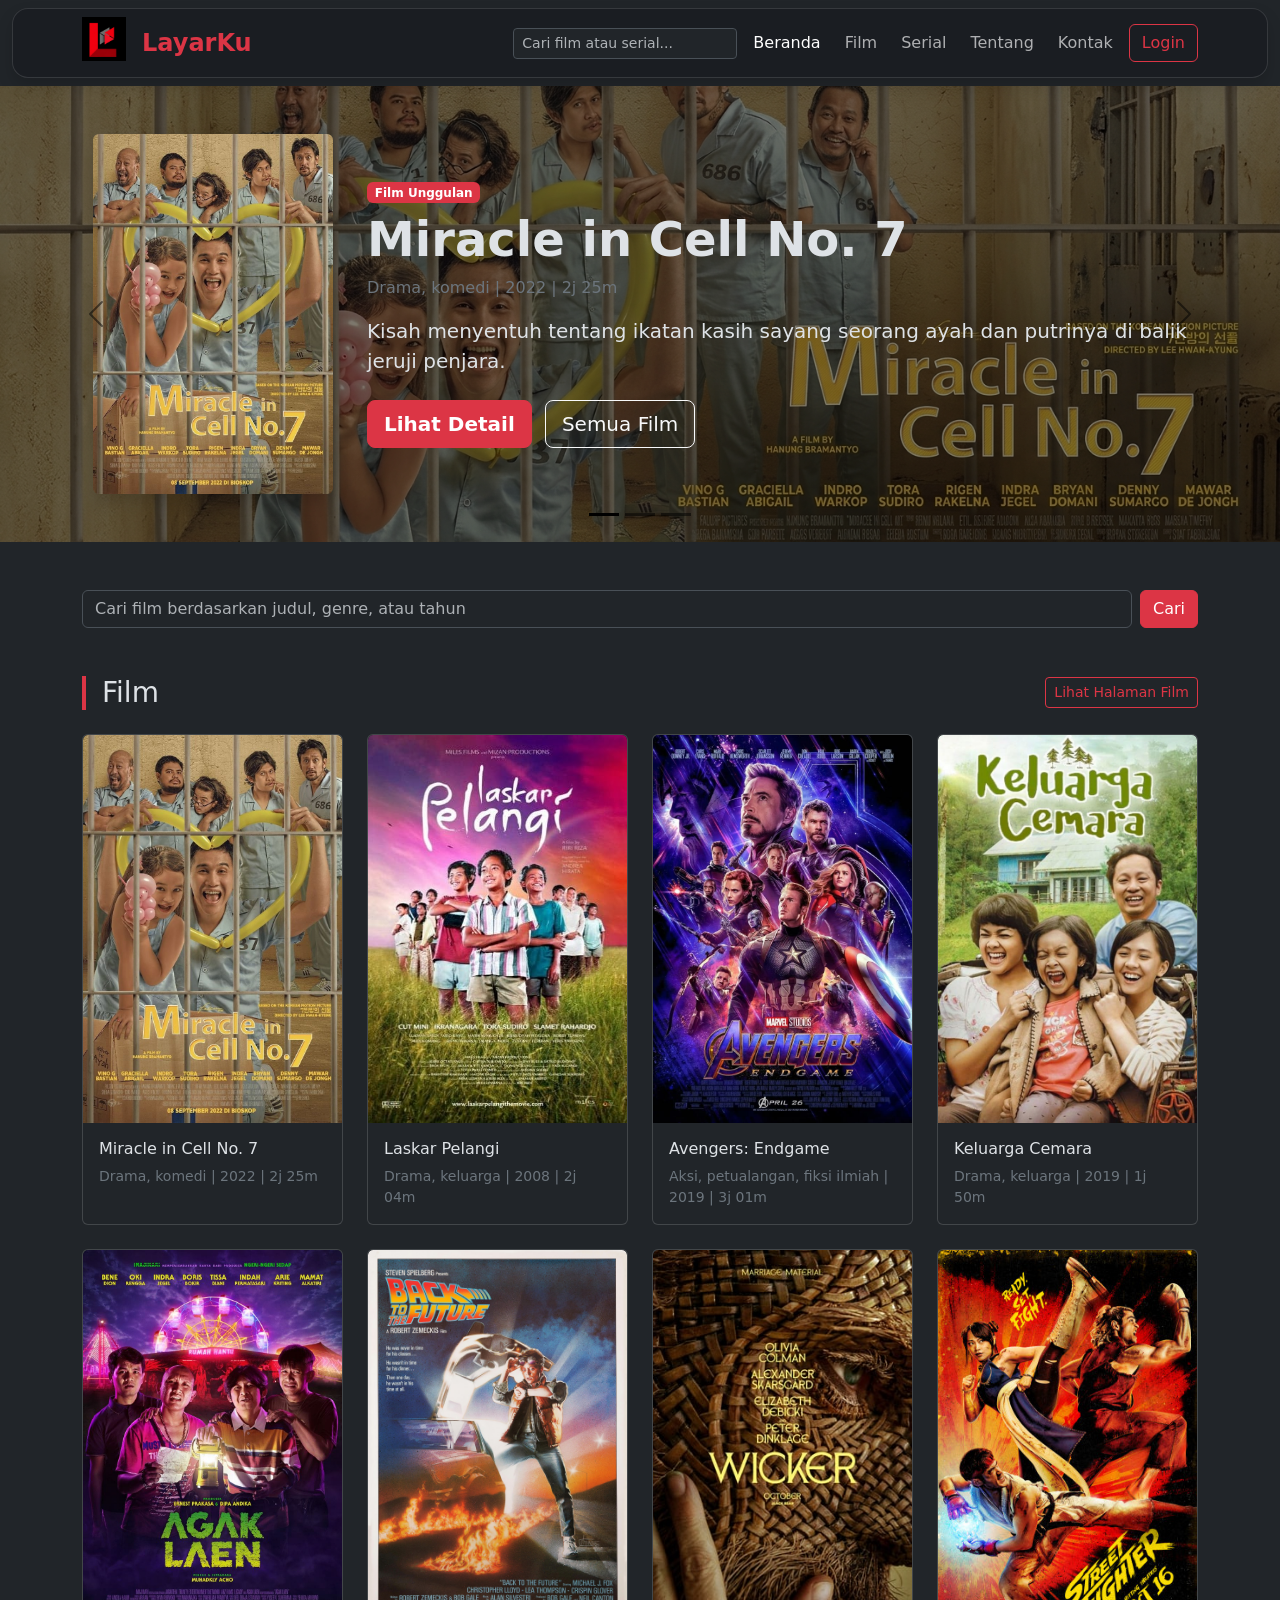
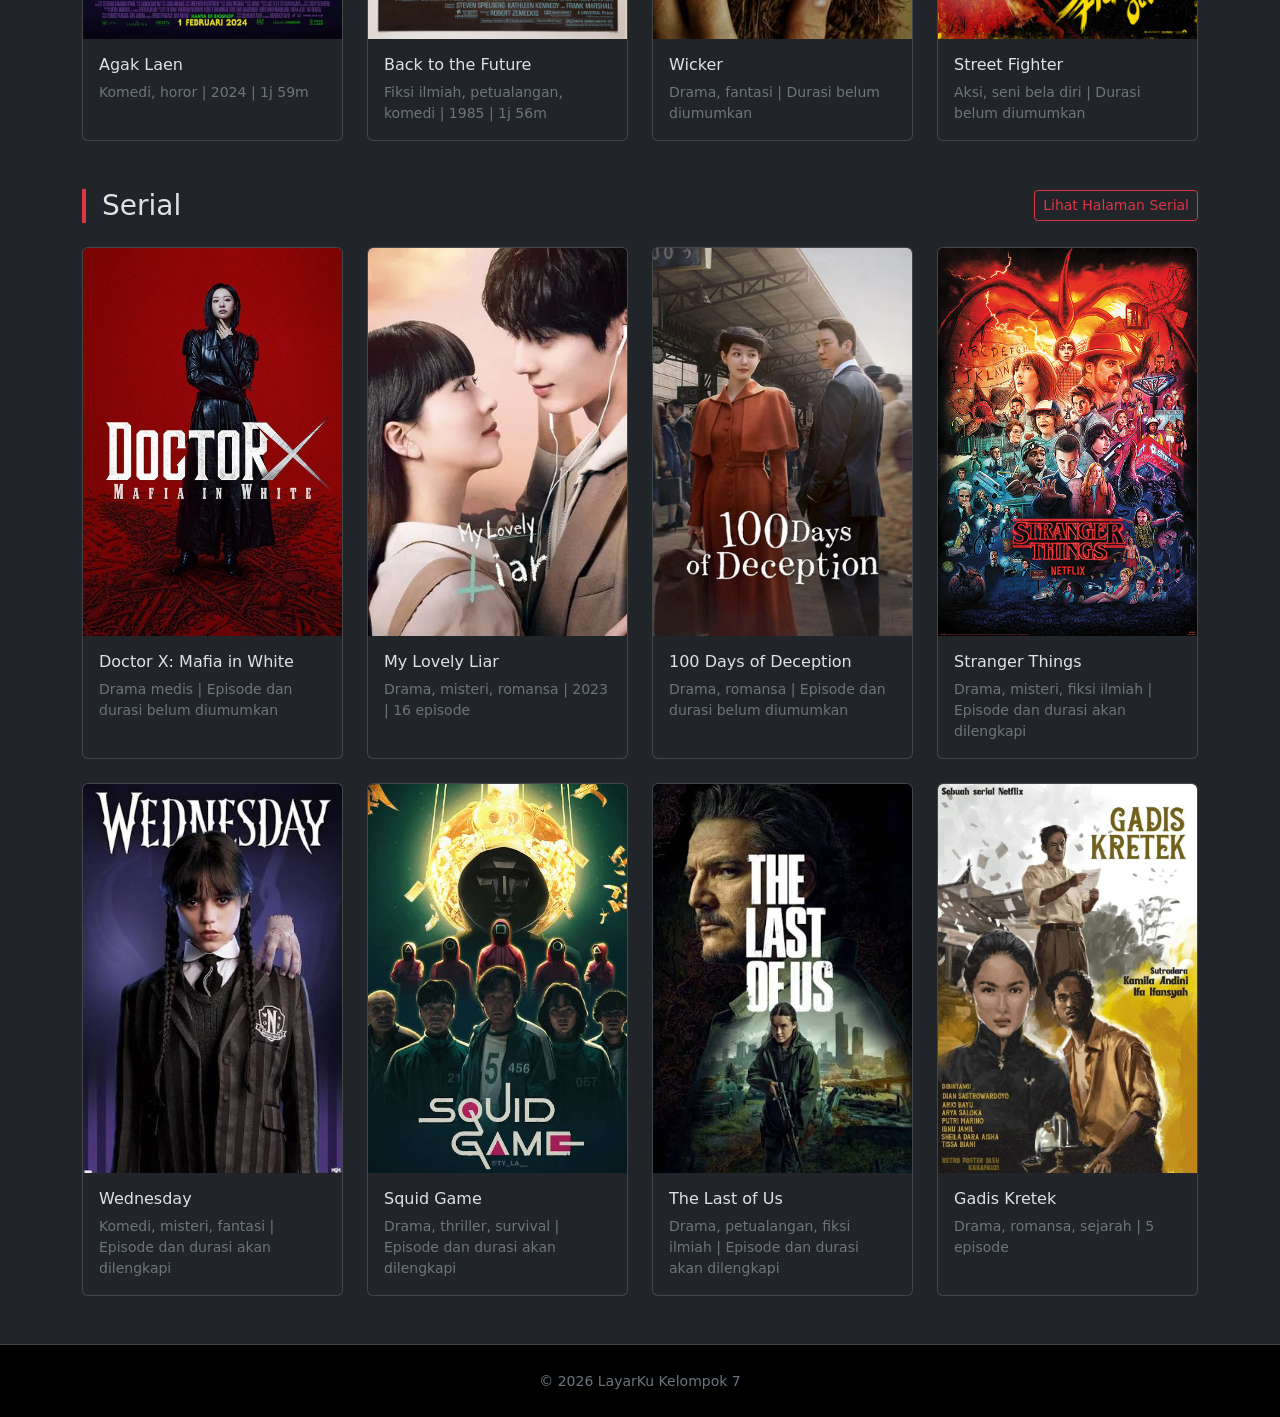
<file: index.html>
<!doctype html>
<html lang="id" data-bs-theme="dark">

<head>
  <meta charset="utf-8">
  <meta name="viewport" content="width=device-width, initial-scale=1">
  <title>Beranda - LayarKu</title>
  <link href="https://cdn.jsdelivr.net/npm/bootstrap@5.3.3/dist/css/bootstrap.min.css" rel="stylesheet"
    integrity="sha384-QWTKZyjpPEjISv5WaRU9OFeRpok6YctnYmDr5pNlyT2bRjXh0JMhjY6hW+ALEwIH" crossorigin="anonymous">
  <link rel="stylesheet" href="css/style.css">
</head>

<body>
  <nav class="navbar navbar-expand-lg bg-dark sticky-top shadow">
    <div class="container">
      <img src="img/LogoLayarku.jpg" class="float-start me-3 mb-2" alt="Logo" width="44" height="44">
      <a class="navbar-brand fs-4 text-danger fw-bold" href="index.html">LayarKu</a>
      <button class="navbar-toggler" type="button" data-bs-toggle="collapse" data-bs-target="#menuUtama"
        aria-label="Buka menu">
        <span class="navbar-toggler-icon"></span>
      </button>
      <div class="collapse navbar-collapse" id="menuUtama">
        <ul class="navbar-nav ms-auto align-items-lg-center gap-lg-2">
          <li class="nav-item">
            <form action="pencarian.html" method="get" class="navbar-search" role="search">
              <input class="form-control form-control-sm" type="search" name="q" placeholder="Cari film atau serial..."
                aria-label="Cari film atau serial">
            </form>
          </li>
          <li class="nav-item"><a class="nav-link active" aria-current="page" href="index.html">Beranda</a></li>
          <li class="nav-item"><a class="nav-link" href="film.html">Film</a></li>
          <li class="nav-item"><a class="nav-link" href="serial.html">Serial</a></li>
          <li class="nav-item"><a class="nav-link" href="tentang.html">Tentang</a></li>
          <li class="nav-item"><a class="nav-link" href="kontak.html">Kontak</a></li>
          <li class="nav-item"><a href="login.html" class="btn btn-outline-danger btn-md">Login</a></li>
        </ul>
      </div>
    </div>
  </nav>

  <header id="heroBanner" class="carousel slide bg-black" data-bs-ride="carousel">
    <div class="carousel-indicators">
      <button type="button" data-bs-target="#heroBanner" data-bs-slide-to="0" class="active" aria-current="true"
        aria-label="Slide 1"></button>
      <button type="button" data-bs-target="#heroBanner" data-bs-slide-to="1" aria-label="Slide 2"></button>
      <button type="button" data-bs-target="#heroBanner" data-bs-slide-to="2" aria-label="Slide 3"></button>
    </div>
    <div class="carousel-inner">
      <div class="carousel-item active">
        <img src="img/Banner1.jpg" class="position-absolute top-0 start-0 w-100 h-100 object-fit-cover z-0"
          style="filter: brightness(0.5);" alt="" aria-hidden="true">
        <div class="container py-5 position-relative z-1">
          <div class="row align-items-center g-4">
            <div class="col-md-4 col-lg-3 text-center">
              <img src="img/poster2.jpeg" class="img-fluid rounded shadow" style="max-height: 360px; object-fit: cover;"
                alt="Poster Miracle in Cell No. 7">
            </div>
            <div class="col-md-8 col-lg-9">
              <span class="badge text-bg-danger mb-2">Film Unggulan</span>
              <h1 class="display-5 fw-bold mb-2">Miracle in Cell No. 7</h1>
              <p class="text-secondary mb-3">Drama, komedi | 2022 | 2j 25m</p>
              <p class="lead mb-4">Kisah menyentuh tentang ikatan kasih sayang seorang ayah dan putrinya di balik jeruji
                penjara.</p>
              <a href="detail-film.html" class="btn btn-danger btn-lg fw-semibold me-2">Lihat Detail</a>
              <a href="film.html" class="btn btn-outline-light btn-lg">Semua Film</a>
            </div>
          </div>
        </div>
      </div>
      <div class="carousel-item">
        <img src="img/Banner2.jpg" class="position-absolute top-0 start-0 w-100 h-100 object-fit-cover z-0"
          style="filter: brightness(0.5);" alt="" aria-hidden="true">
        <div class="container py-5 position-relative z-1">
          <div class="row align-items-center g-4">
            <div class="col-md-4 col-lg-3 text-center">
              <img src="img/poster1.jpg" class="img-fluid rounded shadow" style="max-height: 360px; object-fit: cover;"
                alt="Poster Doctor X: Mafia in White">
            </div>
            <div class="col-md-8 col-lg-9">
              <span class="badge text-bg-danger mb-2">Serial Pilihan</span>
              <h2 class="display-5 fw-bold mb-2">Doctor X: Mafia in White</h2>
              <p class="text-secondary mb-3">Drama medis | Serial LayarKu</p>
              <p class="lead mb-4">Drama rumah sakit tentang dokter bedah yang berhadapan dengan intrik dan kepentingan
                di dunia medis.</p>
              <a href="detail-serial.html" class="btn btn-danger btn-lg fw-semibold me-2">Lihat Episode</a>
              <a href="serial.html" class="btn btn-outline-light btn-lg">Semua Serial</a>
            </div>
          </div>
        </div>
      </div>
      <div class="carousel-item">
        <img src="img/Banner3.jpg" class="position-absolute top-0 start-0 w-100 h-100 object-fit-cover z-0"
          style="filter: brightness(0.5);" alt="" aria-hidden="true">
        <div class="container py-5 position-relative z-1">
          <div class="row align-items-center g-4">
            <div class="col-md-4 col-lg-3 text-center">
              <img src="img/poster6.jpeg" class="img-fluid rounded shadow" style="max-height: 360px; object-fit: cover;"
                alt="Poster Agak Laen">
            </div>
            <div class="col-md-8 col-lg-9">
              <span class="badge text-bg-danger mb-2">Populer</span>
              <h2 class="display-5 fw-bold mb-2">Agak Laen</h2>
              <p class="text-secondary mb-3">Komedi, horor | 2024 | 1j 59m</p>
              <p class="lead mb-4">Empat sekawan pengelola rumah hantu pasar malam terjebak dalam situasi tak terduga
                yang mengundang tawa sekaligus tegang.</p>
              <a href="film.html" class="btn btn-danger btn-lg fw-semibold">Jelajahi Katalog</a>
            </div>
          </div>
        </div>
      </div>
    </div>
    <button class="carousel-control-prev" type="button" data-bs-target="#heroBanner" data-bs-slide="prev">
      <span class="carousel-control-prev-icon" aria-hidden="true"></span>
      <span class="visually-hidden">Sebelumnya</span>
    </button>
    <button class="carousel-control-next" type="button" data-bs-target="#heroBanner" data-bs-slide="next">
      <span class="carousel-control-next-icon" aria-hidden="true"></span>
      <span class="visually-hidden">Berikutnya</span>
    </button>
  </header>

  <main class="container py-5">
    <form action="pencarian.html" method="get" class="row g-2 mb-5" role="search">
      <div class="col-sm">
        <label for="keywordFilmBeranda" class="visually-hidden">Cari film</label>
        <input id="keywordFilmBeranda" class="form-control" type="search" name="q"
          placeholder="Cari film berdasarkan judul, genre, atau tahun" autocomplete="off">
      </div>
      <div class="col-sm-auto">
        <button class="btn btn-danger w-100" type="submit">Cari</button>
      </div>
    </form>
    <!-- Bagian Film (8 Judul) -->
    <section class="mb-5">
      <div class="d-flex justify-content-between align-items-center mb-4">
        <h2 class="h3 border-start border-danger border-4 ps-3 mb-0">Film</h2>
        <a href="film.html" class="btn btn-outline-danger btn-sm">Lihat Halaman Film</a>
      </div>
      <div class="row row-cols-2 row-cols-md-3 row-cols-lg-4 g-4">
        <div class="col">
          <div class="card h-100 overflow-hidden">
            <a href="detail-film.html" aria-label="Lihat detail Miracle in Cell No. 7">
              <img src="img/poster2.jpeg" class="card-img-top" style="aspect-ratio: 2 / 3; object-fit: cover;"
                alt="Poster Miracle in Cell No. 7">
            </a>
            <div class="card-body">
              <h3 class="h6 card-title">Miracle in Cell No. 7</h3>
              <p class="small text-secondary mb-0">Drama, komedi | 2022 | 2j 25m</p>
            </div>
          </div>
        </div>
        <div class="col">
          <div class="card h-100 overflow-hidden">
            <img src="img/poster3.jpeg" class="card-img-top" style="aspect-ratio: 2 / 3; object-fit: cover;"
              alt="Poster Laskar Pelangi">
            <div class="card-body">
              <h3 class="h6 card-title">Laskar Pelangi</h3>
              <p class="small text-secondary mb-0">Drama, keluarga | 2008 | 2j 04m</p>
            </div>
          </div>
        </div>
        <div class="col">
          <div class="card h-100 overflow-hidden">
            <img src="img/poster4.jpeg" class="card-img-top" style="aspect-ratio: 2 / 3; object-fit: cover;"
              alt="Poster Avengers: Endgame">
            <div class="card-body">
              <h3 class="h6 card-title">Avengers: Endgame</h3>
              <p class="small text-secondary mb-0">Aksi, petualangan, fiksi ilmiah | 2019 | 3j 01m</p>
            </div>
          </div>
        </div>
        <div class="col">
          <div class="card h-100 overflow-hidden">
            <img src="img/poster5.jpeg" class="card-img-top" style="aspect-ratio: 2 / 3; object-fit: cover;"
              alt="Poster Keluarga Cemara">
            <div class="card-body">
              <h3 class="h6 card-title">Keluarga Cemara</h3>
              <p class="small text-secondary mb-0">Drama, keluarga | 2019 | 1j 50m</p>
            </div>
          </div>
        </div>
        <div class="col">
          <div class="card h-100 overflow-hidden">
            <img src="img/poster6.jpeg" class="card-img-top" style="aspect-ratio: 2 / 3; object-fit: cover;"
              alt="Poster Agak Laen">
            <div class="card-body">
              <h3 class="h6 card-title">Agak Laen</h3>
              <p class="small text-secondary mb-0">Komedi, horor | 2024 | 1j 59m</p>
            </div>
          </div>
        </div>
        <div class="col">
          <div class="card h-100 overflow-hidden">
            <img src="img/poster7.jpeg" class="card-img-top" style="aspect-ratio: 2 / 3; object-fit: cover;"
              alt="Poster Back to the Future">
            <div class="card-body">
              <h3 class="h6 card-title">Back to the Future</h3>
              <p class="small text-secondary mb-0">Fiksi ilmiah, petualangan, komedi | 1985 | 1j 56m</p>
            </div>
          </div>
        </div>
        <div class="col">
          <div class="card h-100 overflow-hidden">
            <img src="img/poster8.jpeg" class="card-img-top" style="aspect-ratio: 2 / 3; object-fit: cover;"
              alt="Poster Wicker">
            <div class="card-body">
              <h3 class="h6 card-title">Wicker</h3>
              <p class="small text-secondary mb-0">Drama, fantasi | Durasi belum diumumkan</p>
            </div>
          </div>
        </div>
        <div class="col">
          <div class="card h-100 overflow-hidden">
            <img src="img/poster9.jpeg" class="card-img-top" style="aspect-ratio: 2 / 3; object-fit: cover;"
              alt="Poster Street Fighter">
            <div class="card-body">
              <h3 class="h6 card-title">Street Fighter</h3>
              <p class="small text-secondary mb-0">Aksi, seni bela diri | Durasi belum diumumkan</p>
            </div>
          </div>
        </div>
      </div>
    </section>

    <!-- Bagian Serial (8 Judul) -->
    <section>
      <div class="d-flex justify-content-between align-items-center mb-4">
        <h2 class="h3 border-start border-danger border-4 ps-3 mb-0">Serial</h2>
        <a href="serial.html" class="btn btn-outline-danger btn-sm">Lihat Halaman Serial</a>
      </div>
      <div class="row row-cols-2 row-cols-md-3 row-cols-lg-4 g-4">
        <div class="col">
          <div class="card h-100 overflow-hidden">
            <a href="detail-serial.html" aria-label="Lihat episode Doctor X: Mafia in White">
              <img src="img/poster1.jpg" class="card-img-top" style="aspect-ratio: 2 / 3; object-fit: cover;"
                alt="Poster Doctor X: Mafia in White">
            </a>
            <div class="card-body">
              <h3 class="h6 card-title">Doctor X: Mafia in White</h3>
              <p class="small text-secondary mb-0">Drama medis | Episode dan durasi belum diumumkan</p>
            </div>
          </div>
        </div>
        <div class="col">
          <div class="card h-100 overflow-hidden">
            <img src="img/poster13.jpeg" class="card-img-top" style="aspect-ratio: 2 / 3; object-fit: cover;"
              alt="Poster My Lovely Liar">
            <div class="card-body">
              <h3 class="h6 card-title">My Lovely Liar</h3>
              <p class="small text-secondary mb-0">Drama, misteri, romansa | 2023 | 16 episode</p>
            </div>
          </div>
        </div>
        <div class="col">
          <div class="card h-100 overflow-hidden">
            <img src="img/poster12.jpeg" class="card-img-top" style="aspect-ratio: 2 / 3; object-fit: cover;"
              alt="Poster 100 Days of Deception">
            <div class="card-body">
              <h3 class="h6 card-title">100 Days of Deception</h3>
              <p class="small text-secondary mb-0">Drama, romansa | Episode dan durasi belum diumumkan</p>
            </div>
          </div>
        </div>
        <div class="col">
          <div class="card h-100 overflow-hidden">
            <img src="img/poster17.jpg" class="card-img-top" style="aspect-ratio: 2 / 3; object-fit: cover;"
              alt="Poster Stranger Things">
            <div class="card-body">
              <h3 class="h6 card-title">Stranger Things</h3>
              <p class="small text-secondary mb-0">Drama, misteri, fiksi ilmiah | Episode dan durasi akan dilengkapi</p>
            </div>
          </div>
        </div>
        <div class="col">
          <div class="card h-100 overflow-hidden">
            <img src="img/poster18.jpeg" class="card-img-top" style="aspect-ratio: 2 / 3; object-fit: cover;"
              alt="Poster Wednesday">
            <div class="card-body">
              <h3 class="h6 card-title">Wednesday</h3>
              <p class="small text-secondary mb-0">Komedi, misteri, fantasi | Episode dan durasi akan dilengkapi</p>
            </div>
          </div>
        </div>
        <div class="col">
          <div class="card h-100 overflow-hidden">
            <img src="img/poster19.jpeg" class="card-img-top" style="aspect-ratio: 2 / 3; object-fit: cover;"
              alt="Poster Squid Game">
            <div class="card-body">
              <h3 class="h6 card-title">Squid Game</h3>
              <p class="small text-secondary mb-0">Drama, thriller, survival | Episode dan durasi akan dilengkapi</p>
            </div>
          </div>
        </div>
        <div class="col">
          <div class="card h-100 overflow-hidden">
            <img src="img/poster20.jpeg" class="card-img-top" style="aspect-ratio: 2 / 3; object-fit: cover;"
              alt="Poster The Last of Us">
            <div class="card-body">
              <h3 class="h6 card-title">The Last of Us</h3>
              <p class="small text-secondary mb-0">Drama, petualangan, fiksi ilmiah | Episode dan durasi akan dilengkapi
              </p>
            </div>
          </div>
        </div>
        <div class="col">
          <div class="card h-100 overflow-hidden">
            <img src="img/poster21.jpg" class="card-img-top" style="aspect-ratio: 2 / 3; object-fit: cover;"
              alt="Poster Gadis Kretek">
            <div class="card-body">
              <h3 class="h6 card-title">Gadis Kretek</h3>
              <p class="small text-secondary mb-0">Drama, romansa, sejarah | 5 episode</p>
            </div>
          </div>
        </div>
      </div>
    </section>
  </main>

  <footer class="py-4 text-center bg-black border-top border-secondary-subtle">
    <small class="text-secondary">&copy; 2026 LayarKu Kelompok 7</small>
  </footer>

  <script src="https://cdn.jsdelivr.net/npm/bootstrap@5.3.3/dist/js/bootstrap.bundle.min.js"
    integrity="sha384-YvpcrYf0tY3lHB60NNkmXc5s9fDVZLESaAA55NDzOxhy9GkcIdslK1eN7N6jIeHz"
    crossorigin="anonymous"></script>
</body>

</html>
</file>
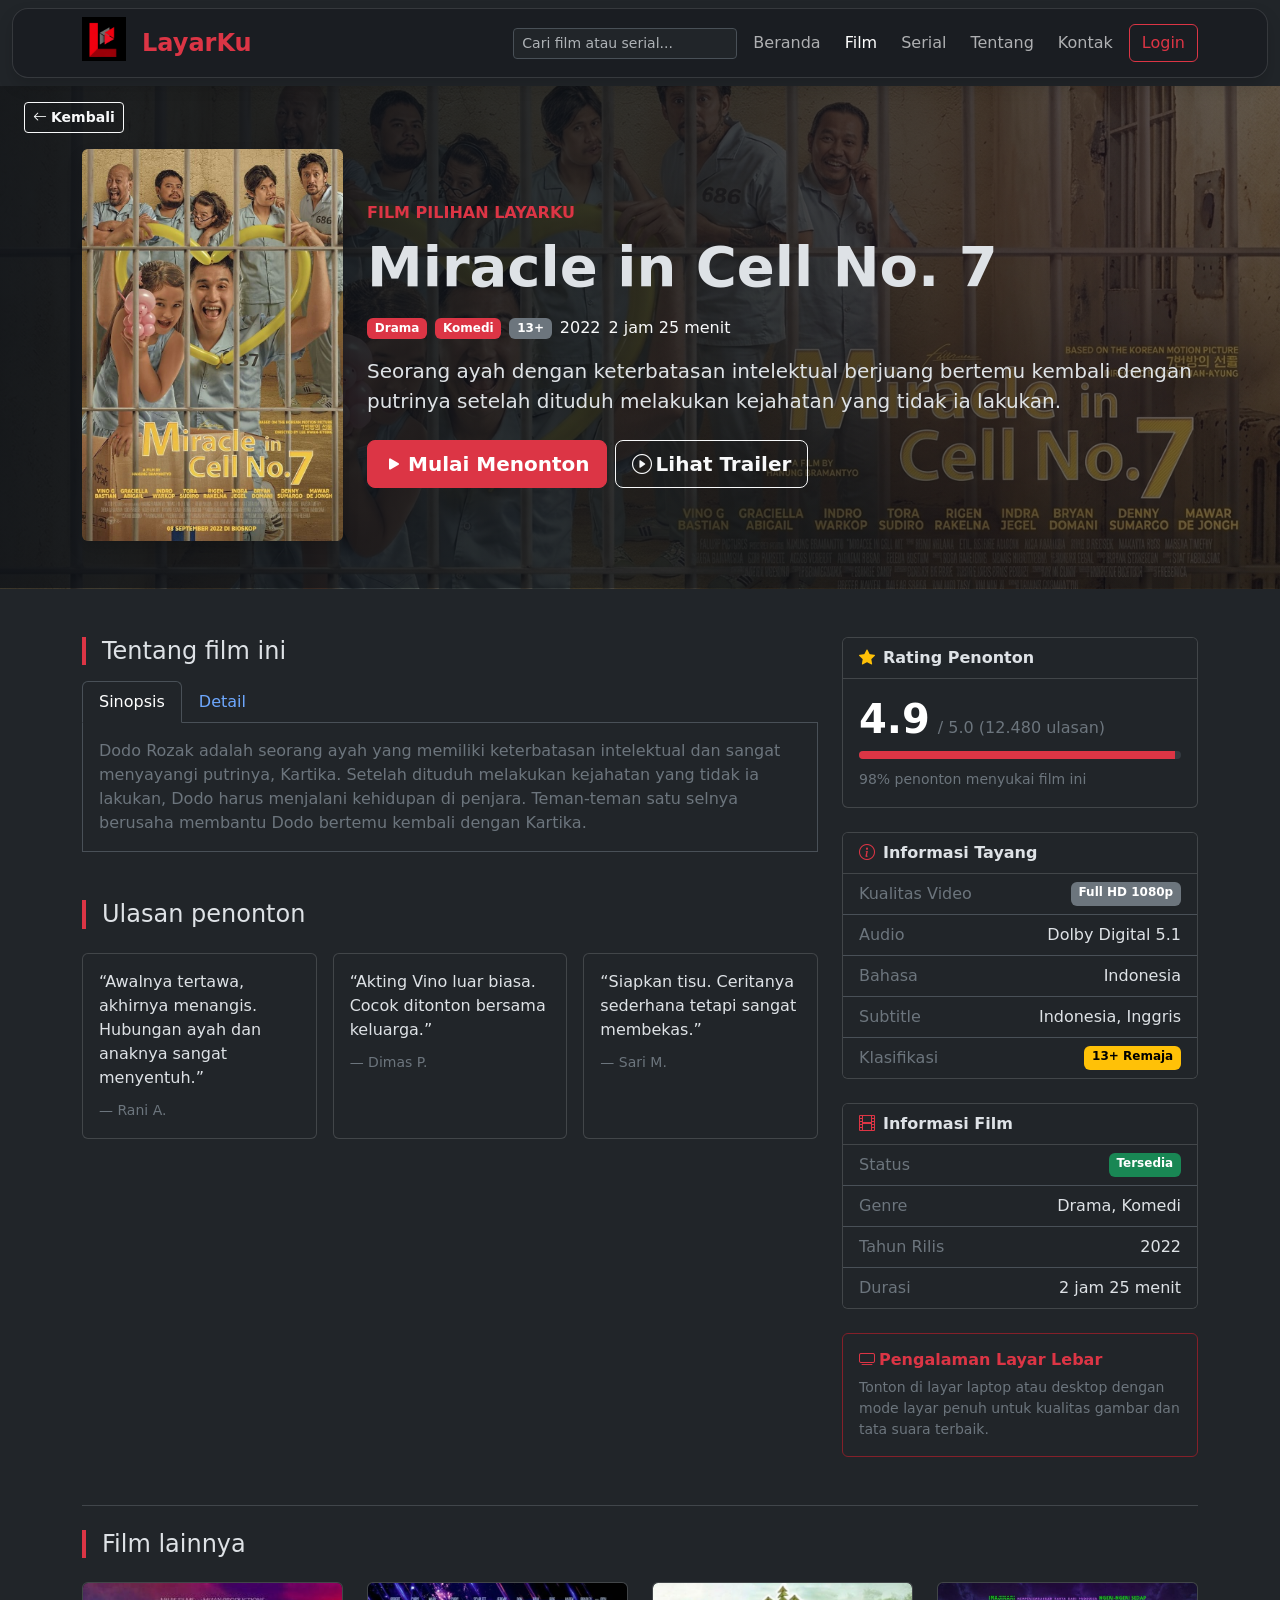
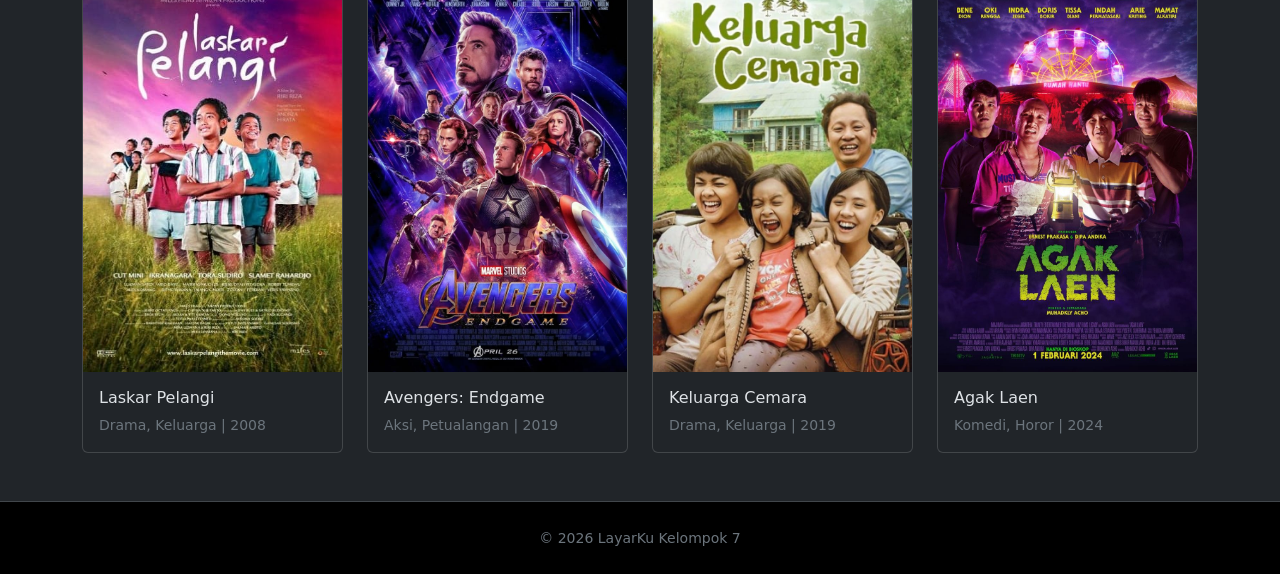
<file: detail-film.html>
<!doctype html>
<html lang="id" data-bs-theme="dark">

<head>
  <meta charset="utf-8">
  <meta name="viewport" content="width=device-width, initial-scale=1">
  <title>Miracle in Cell No. 7 - LayarKu</title>
  <link href="https://cdn.jsdelivr.net/npm/bootstrap@5.3.3/dist/css/bootstrap.min.css" rel="stylesheet"
    integrity="sha384-QWTKZyjpPEjISv5WaRU9OFeRpok6YctnYmDr5pNlyT2bRjXh0JMhjY6hW+ALEwIH" crossorigin="anonymous">
  <link rel="stylesheet" href="https://cdn.jsdelivr.net/npm/bootstrap-icons@1.11.3/font/bootstrap-icons.min.css">
  <link rel="stylesheet" href="css/style.css">
</head>

<body>
  <nav class="navbar navbar-expand-lg bg-dark sticky-top shadow">
    <div class="container">
      <img src="img/LogoLayarku.jpg" class="float-start me-3 mb-2" alt="Logo" width="44" height="44">
      <a class="navbar-brand fs-4 text-danger fw-bold" href="index.html">LayarKu</a>
      <button class="navbar-toggler" type="button" data-bs-toggle="collapse" data-bs-target="#menuUtama"
        aria-label="Buka menu">
        <span class="navbar-toggler-icon"></span>
      </button>
      <div class="collapse navbar-collapse" id="menuUtama">
        <ul class="navbar-nav ms-auto align-items-lg-center gap-lg-2">
          <li class="nav-item">
            <form action="pencarian.html" method="get" class="navbar-search" role="search">
              <input class="form-control form-control-sm" type="search" name="q" placeholder="Cari film atau serial..."
                aria-label="Cari film atau serial">
            </form>
          </li>
          <li class="nav-item"><a class="nav-link" href="index.html">Beranda</a></li>
          <li class="nav-item"><a class="nav-link active" aria-current="page" href="film.html">Film</a></li>
          <li class="nav-item"><a class="nav-link" href="serial.html">Serial</a></li>
          <li class="nav-item"><a class="nav-link" href="tentang.html">Tentang</a></li>
          <li class="nav-item"><a class="nav-link" href="kontak.html">Kontak</a></li>
          <li class="nav-item"><a href="login.html" class="btn btn-outline-danger btn-md">Login</a></li>
        </ul>
      </div>
    </div>
  </nav>

  <main>
    <section class="hero-film pt-3 pb-5">
      <div class="container-fluid px-3 px-md-4 mb-3">
        <a href="film.html" class="btn btn-outline-light btn-sm fw-semibold">
          <i class="bi bi-arrow-left me-1"></i>Kembali
        </a>
      </div>
      <div class="container">
        <div class="row align-items-center g-4">
          <div class="col-md-4 col-lg-3">
            <img src="img/poster2.jpeg" class="img-fluid rounded shadow" alt="Poster film Miracle in Cell No. 7">
          </div>
          <div class="col-md-8 col-lg-9">
            <p class="text-danger fw-bold text-uppercase mb-2">Film pilihan LayarKu</p>
            <h1 class="display-4 fw-bold mb-3">Miracle in Cell No. 7</h1>
            <div class="d-flex flex-wrap gap-2 align-items-center mb-3">
              <span class="badge text-bg-danger">Drama</span>
              <span class="badge text-bg-danger">Komedi</span>
              <span class="badge text-bg-secondary">13+</span>
              <span class="text-light">2022</span>
              <span class="text-light">2 jam 25 menit</span>
            </div>
            <p class="lead mb-4">Seorang ayah dengan keterbatasan intelektual berjuang bertemu kembali dengan putrinya
              setelah dituduh melakukan kejahatan yang tidak ia lakukan.</p>
            <div class="d-flex flex-wrap gap-2">
              <a href="tonton-film.html"
                class="btn btn-danger btn-lg fw-semibold d-inline-flex align-items-center gap-1">
                <i class="bi bi-play-fill"></i>
                <span>Mulai Menonton</span>
              </a>
              <button type="button" class="btn btn-outline-light btn-lg fw-semibold" data-bs-toggle="modal"
                data-bs-target="#modalTrailer">
                <i class="bi bi-play-circle me-1"></i>Lihat Trailer
              </button>
             
            </div>
          </div>
        </div>
      </div>
    </section>

    <div class="container py-5">
      <div class="row g-4">
        <!-- Kolom Utama (8 kolom pada layar besar) -->
        <div class="col-12 col-lg-8">
          <section class="mb-5" id="tentang-film">
            <h2 class="h4 border-start border-danger border-4 ps-3 mb-3">Tentang film ini</h2>
            <ul class="nav nav-tabs" role="tablist">
              <li class="nav-item">
                <button class="nav-link active" data-bs-toggle="tab" data-bs-target="#tabSinopsis"
                  type="button">Sinopsis</button>
              </li>
              <li class="nav-item">
                <button class="nav-link" data-bs-toggle="tab" data-bs-target="#tabDetail" type="button">Detail</button>
              </li>
            </ul>
            <div class="tab-content p-3 border border-top-0">
              <div class="tab-pane fade show active" id="tabSinopsis">
                <p class="text-secondary mb-0">Dodo Rozak adalah seorang ayah yang memiliki keterbatasan intelektual dan
                  sangat menyayangi putrinya, Kartika. Setelah dituduh melakukan kejahatan yang tidak ia lakukan, Dodo
                  harus menjalani kehidupan di penjara. Teman-teman satu selnya berusaha membantu Dodo bertemu kembali
                  dengan Kartika.</p>
              </div>
              <div class="tab-pane fade" id="tabDetail">
                <p class="mb-2"><span class="text-secondary">Genre:</span> Drama, Komedi</p>
                <p class="mb-2"><span class="text-secondary">Tahun rilis:</span> 2022</p>
                <p class="mb-2"><span class="text-secondary">Durasi:</span> 2 jam 25 menit</p>
                <p class="mb-2"><span class="text-secondary">Sutradara:</span> Hanung Bramantyo</p>
                <p class="mb-0"><span class="text-secondary">Pemeran:</span> Vino G. Bastian, Graciella Abigail, Mawar
                  Eva de Jongh, Indro Warkop, Tora Sudiro</p>
              </div>
            </div>
          </section>

          <section>
            <h2 class="h4 border-start border-danger border-4 ps-3 mb-4">Ulasan penonton</h2>
            <div class="row row-cols-1 row-cols-md-3 g-3">
              <div class="col">
                <div class="card h-100">
                  <div class="card-body">
                    <p class="mb-2">&ldquo;Awalnya tertawa, akhirnya menangis. Hubungan ayah dan anaknya sangat
                      menyentuh.&rdquo;</p>
                    <small class="text-secondary">&mdash; Rani A.</small>
                  </div>
                </div>
              </div>
              <div class="col">
                <div class="card h-100">
                  <div class="card-body">
                    <p class="mb-2">&ldquo;Akting Vino luar biasa. Cocok ditonton bersama keluarga.&rdquo;</p>
                    <small class="text-secondary">&mdash; Dimas P.</small>
                  </div>
                </div>
              </div>
              <div class="col">
                <div class="card h-100">
                  <div class="card-body">
                    <p class="mb-2">&ldquo;Siapkan tisu. Ceritanya sederhana tetapi sangat membekas.&rdquo;</p>
                    <small class="text-secondary">&mdash; Sari M.</small>
                  </div>
                </div>
              </div>
            </div>
          </section>
        </div>

        <!-- Sidebar (4 kolom pada layar besar, turun ke bawah di layar kecil) -->
        <aside class="col-12 col-lg-4">
          <div>
            <!-- Kartu Rating Penonton -->
            <div class="card mb-4">
              <div class="card-header bg-dark fw-semibold">
                <i class="bi bi-star-fill text-warning me-2"></i>Rating Penonton
              </div>
              <div class="card-body">
                <div class="d-flex align-items-baseline gap-2 mb-2">
                  <span class="display-6 fw-bold text-white">4.9</span>
                  <span class="text-secondary">/ 5.0 (12.480 ulasan)</span>
                </div>
                <div class="progress mb-2" role="progressbar" aria-label="Skor penonton 98 persen" aria-valuenow="98"
                  aria-valuemin="0" aria-valuemax="100" style="height: 8px;">
                  <div class="progress-bar bg-danger" style="width: 98%"></div>
                </div>
                <small class="text-secondary">98% penonton menyukai film ini</small>
              </div>
            </div>

            <!-- Kartu Informasi Tayang -->
            <div class="card mb-4">
              <div class="card-header bg-dark fw-semibold">
                <i class="bi bi-info-circle text-danger me-2"></i>Informasi Tayang
              </div>
              <ul class="list-group list-group-flush">
                <li class="list-group-item d-flex justify-content-between">
                  <span class="text-secondary">Kualitas Video</span>
                  <span class="badge text-bg-secondary">Full HD 1080p</span>
                </li>
                <li class="list-group-item d-flex justify-content-between">
                  <span class="text-secondary">Audio</span>
                  <span>Dolby Digital 5.1</span>
                </li>
                <li class="list-group-item d-flex justify-content-between">
                  <span class="text-secondary">Bahasa</span>
                  <span>Indonesia</span>
                </li>
                <li class="list-group-item d-flex justify-content-between">
                  <span class="text-secondary">Subtitle</span>
                  <span>Indonesia, Inggris</span>
                </li>
                <li class="list-group-item d-flex justify-content-between">
                  <span class="text-secondary">Klasifikasi</span>
                  <span class="badge text-bg-warning">13+ Remaja</span>
                </li>
              </ul>
            </div>

            <!-- Kartu Informasi Film -->
            <div class="card mb-4">
              <div class="card-header bg-dark fw-semibold">
                <i class="bi bi-film text-danger me-2"></i>Informasi Film
              </div>
              <ul class="list-group list-group-flush">
                <li class="list-group-item d-flex justify-content-between">
                  <span class="text-secondary">Status</span>
                  <span class="badge text-bg-success">Tersedia</span>
                </li>
                <li class="list-group-item d-flex justify-content-between">
                  <span class="text-secondary">Genre</span>
                  <span>Drama, Komedi</span>
                </li>
                <li class="list-group-item d-flex justify-content-between">
                  <span class="text-secondary">Tahun Rilis</span>
                  <span>2022</span>
                </li>
                <li class="list-group-item d-flex justify-content-between">
                  <span class="text-secondary">Durasi</span>
                  <span>2 jam 25 menit</span>
                </li>
              </ul>
            </div>

            <!-- Kartu Pengalaman Layar Lebar -->
            <div class="card border-danger-subtle d-none d-md-block">
              <div class="card-body">
                <h3 class="h6 text-danger fw-bold mb-2">
                  <i class="bi bi-tv me-1"></i>Pengalaman Layar Lebar
                </h3>
                <p class="small text-secondary mb-0">Tonton di layar laptop atau desktop dengan mode layar penuh untuk
                  kualitas gambar dan tata suara terbaik.</p>
              </div>
            </div>
          </div>
        </aside>
      </div>

      <!-- Seksi Film Lainnya -->
      <section class="mt-5 pt-4 border-top border-secondary-subtle">
        <h2 class="h4 border-start border-danger border-4 ps-3 mb-4">Film lainnya</h2>
        <div class="row row-cols-2 row-cols-md-4 g-4">
          <div class="col">
            <article class="card h-100 overflow-hidden">
              <a href="film.html" aria-label="Lihat film Laskar Pelangi">
                <img src="img/poster3.jpeg" class="card-img-top" style="aspect-ratio: 2 / 3; object-fit: cover;"
                  alt="Poster Laskar Pelangi">
              </a>
              <div class="card-body">
                <h3 class="h6 card-title">Laskar Pelangi</h3>
                <p class="small text-secondary mb-0">Drama, Keluarga | 2008</p>
              </div>
            </article>
          </div>
          <div class="col">
            <article class="card h-100 overflow-hidden">
              <a href="film.html" aria-label="Lihat film Avengers: Endgame">
                <img src="img/poster4.jpeg" class="card-img-top" style="aspect-ratio: 2 / 3; object-fit: cover;"
                  alt="Poster Avengers: Endgame">
              </a>
              <div class="card-body">
                <h3 class="h6 card-title">Avengers: Endgame</h3>
                <p class="small text-secondary mb-0">Aksi, Petualangan | 2019</p>
              </div>
            </article>
          </div>
          <div class="col">
            <article class="card h-100 overflow-hidden">
              <a href="film.html" aria-label="Lihat film Keluarga Cemara">
                <img src="img/poster5.jpeg" class="card-img-top" style="aspect-ratio: 2 / 3; object-fit: cover;"
                  alt="Poster Keluarga Cemara">
              </a>
              <div class="card-body">
                <h3 class="h6 card-title">Keluarga Cemara</h3>
                <p class="small text-secondary mb-0">Drama, Keluarga | 2019</p>
              </div>
            </article>
          </div>
          <div class="col">
            <article class="card h-100 overflow-hidden">
              <a href="film.html" aria-label="Lihat film Agak Laen">
                <img src="img/poster6.jpeg" class="card-img-top" style="aspect-ratio: 2 / 3; object-fit: cover;"
                  alt="Poster Agak Laen">
              </a>
              <div class="card-body">
                <h3 class="h6 card-title">Agak Laen</h3>
                <p class="small text-secondary mb-0">Komedi, Horor | 2024</p>
              </div>
            </article>
          </div>
        </div>
      </section>
    </div>
  </main>

  <div class="modal fade" id="modalTrailer" tabindex="-1" aria-labelledby="judulTrailer" aria-hidden="true">
    <div class="modal-dialog modal-xl modal-dialog-centered">
      <div class="modal-content">
        <div class="modal-header">
          <h5 class="modal-title" id="judulTrailer">Trailer Miracle in Cell No. 7</h5>
          <button type="button" class="btn-close" data-bs-dismiss="modal" aria-label="Tutup"></button>
        </div>
        <div class="modal-body">
          <div class="ratio ratio-16x9">
            <video id="videoTrailer" controls preload="none" poster="img/poster2.jpeg">
              <source src="video/trailer-miracle.mp4" type="video/mp4">
              Browser Anda tidak mendukung pemutar video.
            </video>
          </div>
        </div>
      </div>
    </div>
  </div>

  <div class="toast-container position-fixed bottom-0 end-0 p-3">
    <div id="toastDaftar" class="toast" role="alert">
      <div class="toast-header">
        <strong class="me-auto">Notifikasi</strong>
        <button type="button" class="btn-close" data-bs-dismiss="toast" aria-label="Tutup"></button>
      </div>
      <div class="toast-body" id="toastPesan"></div>
    </div>
  </div>

  <footer class="py-4 text-center bg-black border-top border-secondary-subtle">
    <small class="text-secondary">&copy; 2026 LayarKu Kelompok 7</small>
  </footer>

  <script src="https://cdn.jsdelivr.net/npm/bootstrap@5.3.3/dist/js/bootstrap.bundle.min.js"
    integrity="sha384-YvpcrYf0tY3lHB60NNkmXc5s9fDVZLESaAA55NDzOxhy9GkcIdslK1eN7N6jIeHz"
    crossorigin="anonymous"></script>
  <script>
    // tooltip (Praktikum 5, kode 6)
    document.querySelectorAll('[data-bs-toggle="tooltip"]').forEach(el => new bootstrap.Tooltip(el));

    // hentikan video saat modal trailer ditutup
    const modalTrailer = document.getElementById('modalTrailer');
    const videoTrailer = document.getElementById('videoTrailer');
    modalTrailer.addEventListener('hidden.bs.modal', () => {
      videoTrailer.pause();
      videoTrailer.currentTime = 0;
    });

    // tombol tambah ke daftar, disimpan di localStorage (tanpa backend)
    const KUNCI = 'daftarFilm';
    const FILM_ID = 1;
    const btnDaftar = document.getElementById('btnDaftar');

    function bacaDaftar() {
      return JSON.parse(localStorage.getItem(KUNCI)) || [];
    }

    function perbaruiTombol() {
      const ada = bacaDaftar().includes(FILM_ID);
      btnDaftar.className = 'btn btn-lg fw-semibold ' + (ada ? 'btn-success' : 'btn-outline-secondary');
      btnDaftar.innerHTML = ada
        ? '<i class="bi bi-check-circle-fill me-1"></i>Ada di daftar'
        : '<i class="bi bi-plus-circle me-1"></i>Tambah ke daftar';
    }

    btnDaftar.addEventListener('click', () => {
      let daftar = bacaDaftar();
      let pesan;
      if (daftar.includes(FILM_ID)) {
        daftar = daftar.filter(x => x !== FILM_ID);
        pesan = 'Miracle in Cell No. 7 dihapus dari daftar.';
      } else {
        daftar.push(FILM_ID);
        pesan = 'Miracle in Cell No. 7 ditambahkan ke daftar.';
      }
      localStorage.setItem(KUNCI, JSON.stringify(daftar));
      perbaruiTombol();
      document.getElementById('toastPesan').textContent = pesan;
      bootstrap.Toast.getOrCreateInstance(document.getElementById('toastDaftar')).show();
    });

    perbaruiTombol();
  </script>
</body>

</html>
</file>
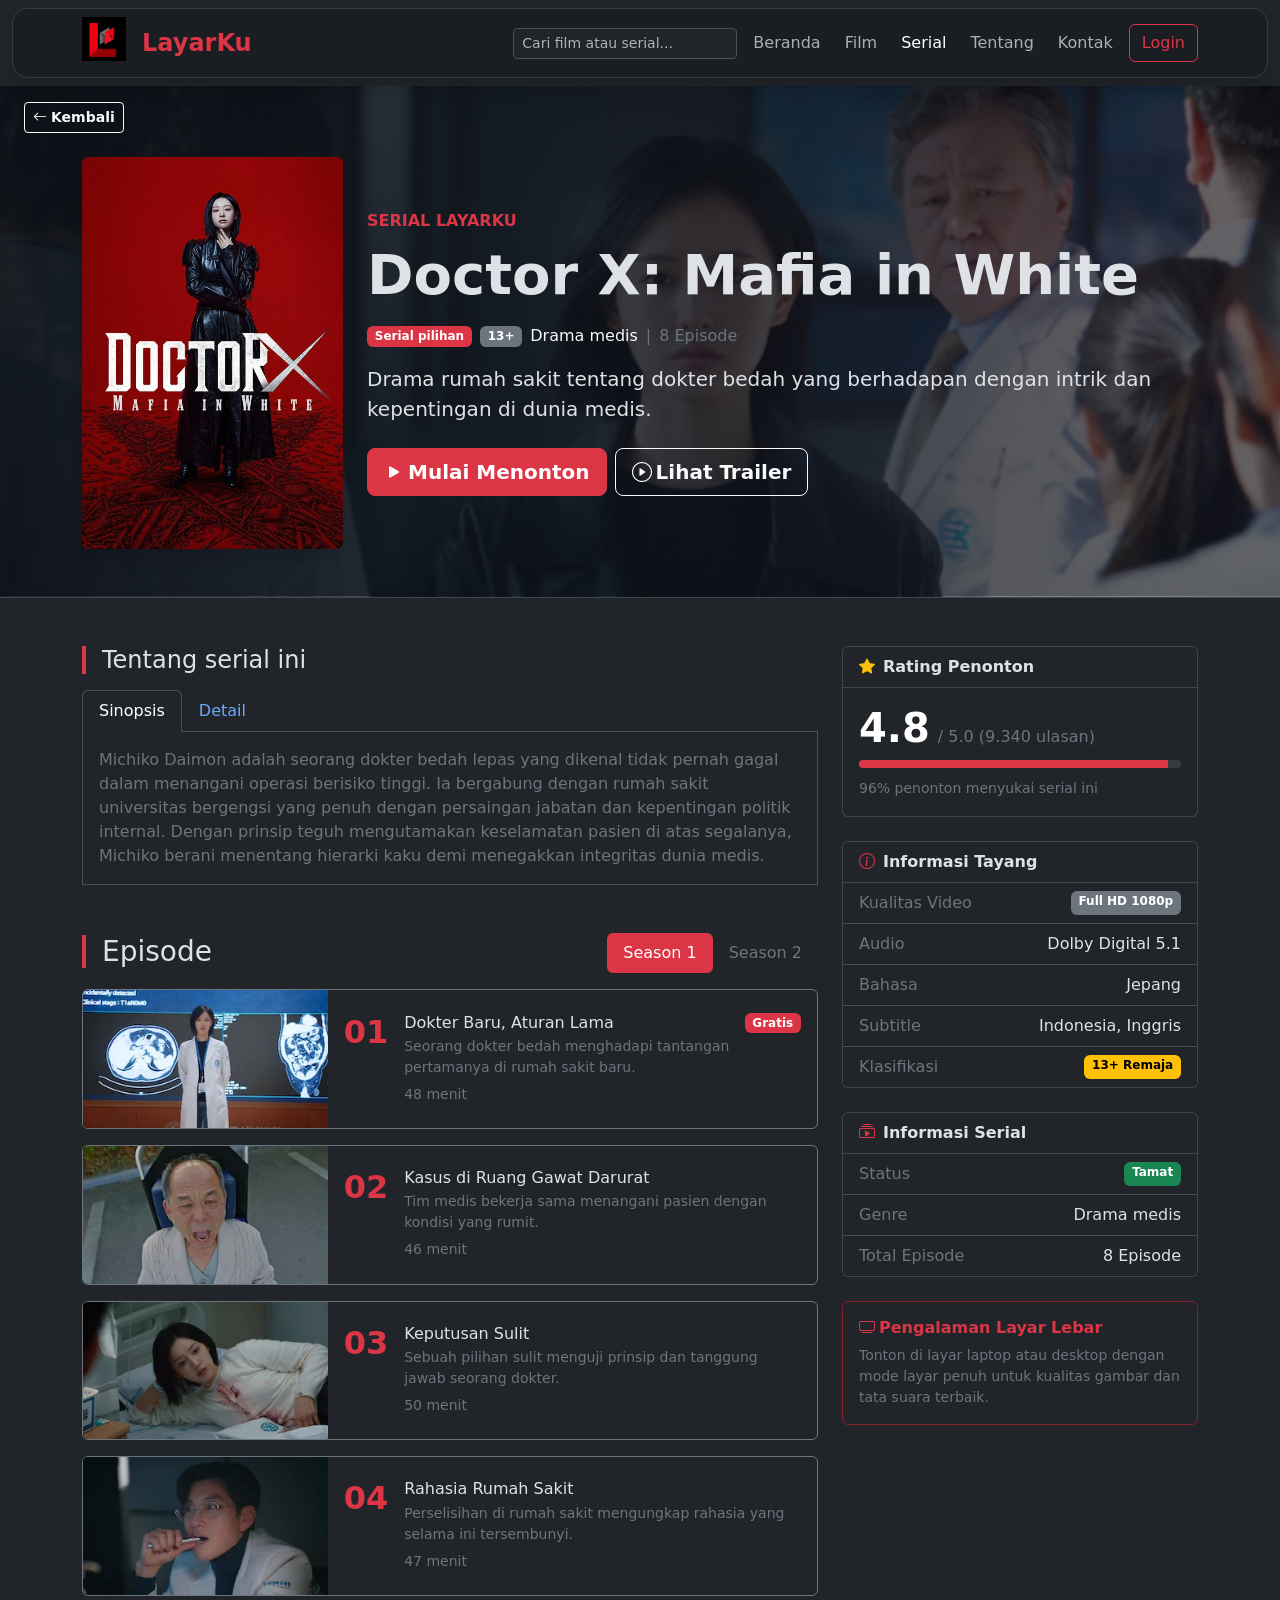
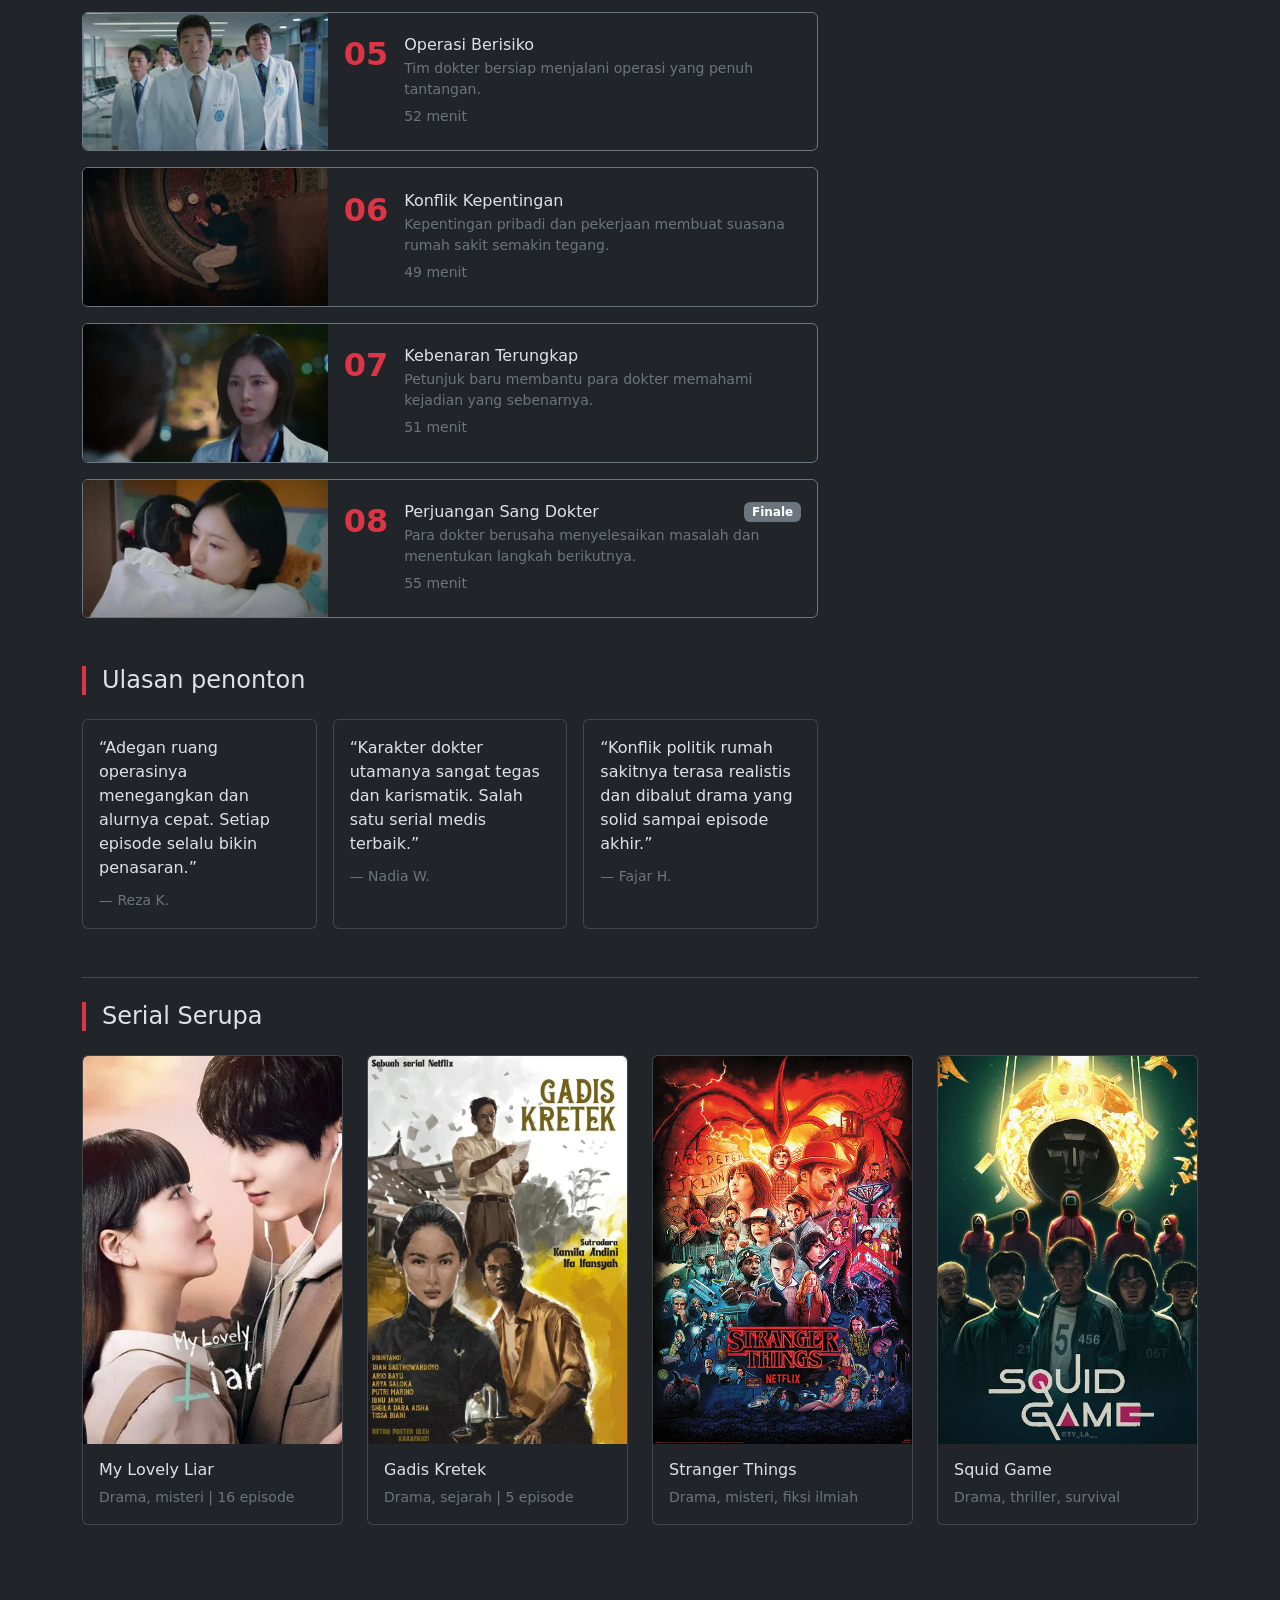
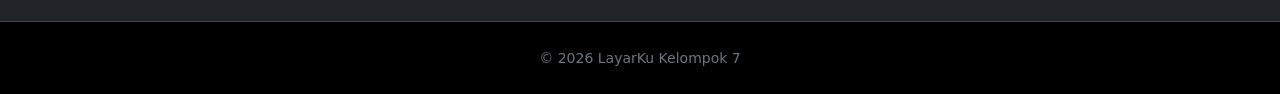
<file: detail-serial.html>
<!doctype html>
<html lang="id" data-bs-theme="dark">

<head>
  <meta charset="utf-8">
  <meta name="viewport" content="width=device-width, initial-scale=1">
  <title>Doctor X: Mafia in White - LayarKu</title>
  <link href="https://cdn.jsdelivr.net/npm/bootstrap@5.3.3/dist/css/bootstrap.min.css" rel="stylesheet"
    integrity="sha384-QWTKZyjpPEjISv5WaRU9OFeRpok6YctnYmDr5pNlyT2bRjXh0JMhjY6hW+ALEwIH" crossorigin="anonymous">
  <link rel="stylesheet" href="https://cdn.jsdelivr.net/npm/bootstrap-icons@1.11.3/font/bootstrap-icons.min.css">
  <link rel="stylesheet" href="css/style.css">
</head>

<body>
  <nav class="navbar navbar-expand-lg bg-dark sticky-top shadow">
    <div class="container">
      <img src="img/LogoLayarku.jpg" class="float-start me-3 mb-2" alt="Logo" width="44" height="44">
      <a class="navbar-brand fs-4 text-danger fw-bold" href="index.html">LayarKu</a>
      <button class="navbar-toggler" type="button" data-bs-toggle="collapse" data-bs-target="#menuUtama"
        aria-label="Buka menu">
        <span class="navbar-toggler-icon"></span>
      </button>
      <div class="collapse navbar-collapse" id="menuUtama">
        <ul class="navbar-nav ms-auto align-items-lg-center gap-lg-2">
          <li class="nav-item">
            <form action="pencarian.html" method="get" class="navbar-search" role="search">
              <input class="form-control form-control-sm" type="search" name="q" placeholder="Cari film atau serial..."
                aria-label="Cari film atau serial">
            </form>
          </li>
          <li class="nav-item"><a class="nav-link" href="index.html">Beranda</a></li>
          <li class="nav-item"><a class="nav-link" href="film.html">Film</a></li>
          <li class="nav-item"><a class="nav-link active" aria-current="page" href="serial.html">Serial</a></li>
          <li class="nav-item"><a class="nav-link" href="tentang.html">Tentang</a></li>
          <li class="nav-item"><a class="nav-link" href="kontak.html">Kontak</a></li>
          <li class="nav-item"><a href="login.html" class="btn btn-outline-danger btn-md">Login</a></li>
        </ul>
      </div>
    </div>
  </nav>

  <main>
    <!-- Hero Banner -->
    <section class="hero-serial border-bottom border-secondary-subtle pt-3 pb-4 pb-md-5 mb-5">
      <div class="container-fluid px-3 px-md-4 mb-3">
        <a href="serial.html" class="btn btn-outline-light btn-sm fw-semibold">
          <i class="bi bi-arrow-left me-1"></i>Kembali
        </a>
      </div>

      <div class="container pt-2">
        <div class="row align-items-center g-4">
          <div class="col-md-4 col-lg-3">
            <img src="img/poster1.jpg" class="img-fluid rounded shadow" alt="Poster Doctor X: Mafia in White">
          </div>
          <div class="col-md-8 col-lg-9">
            <p class="text-danger fw-bold text-uppercase mb-2">Serial LayarKu</p>
            <h1 class="display-4 fw-bold mb-3">Doctor X: Mafia in White</h1>
            <div class="d-flex flex-wrap gap-2 align-items-center mb-3">
              <span class="badge text-bg-danger">Serial pilihan</span>
              <span class="badge text-bg-secondary">13+</span>
              <span class="text-light">Drama medis</span>
              <span class="text-secondary">|</span>
              <span class="text-secondary">8 Episode</span>
            </div>
            <p class="lead mb-4">
              Drama rumah sakit tentang dokter bedah yang berhadapan dengan intrik
              dan kepentingan di dunia medis.
            </p>
            <div class="d-flex flex-wrap gap-2">
              <a href="tonton-serial.html"
                class="btn btn-danger btn-lg fw-semibold d-inline-flex align-items-center gap-1">
                <i class="bi bi-play-fill"></i>
                <span>Mulai Menonton</span>
              </a>
              <button type="button" class="btn btn-outline-light btn-lg fw-semibold" data-bs-toggle="modal"
                data-bs-target="#modalTrailer">
                <i class="bi bi-play-circle me-1"></i>Lihat Trailer
              </button>
             
            </div>
          </div>
        </div>
      </div>
    </section>

    <div class="container pb-5">
      <div class="row g-4">
        <!-- Kolom Utama (8 kolom pada layar besar) -->
        <div class="col-12 col-lg-8">
          <!-- Seksi Tentang Serial Ini (Nav Tabs seperti detail-film.html) -->
          <section class="mb-5">
            <h2 class="h4 border-start border-danger border-4 ps-3 mb-3">Tentang serial ini</h2>
            <ul class="nav nav-tabs" role="tablist">
              <li class="nav-item">
                <button class="nav-link active" data-bs-toggle="tab" data-bs-target="#tabSinopsis"
                  type="button">Sinopsis</button>
              </li>
              <li class="nav-item">
                <button class="nav-link" data-bs-toggle="tab" data-bs-target="#tabDetail" type="button">Detail</button>
              </li>
            </ul>
            <div class="tab-content p-3 border border-top-0">
              <div class="tab-pane fade show active" id="tabSinopsis">
                <p class="text-secondary mb-0">Michiko Daimon adalah seorang dokter bedah lepas yang dikenal tidak
                  pernah gagal dalam menangani operasi berisiko tinggi. Ia bergabung dengan rumah sakit universitas
                  bergengsi yang penuh dengan persaingan jabatan dan kepentingan politik internal. Dengan prinsip teguh
                  mengutamakan keselamatan pasien di atas segalanya, Michiko berani menentang hierarki kaku demi
                  menegakkan integritas dunia medis.</p>
              </div>
              <div class="tab-pane fade" id="tabDetail">
                <p class="mb-2"><span class="text-secondary">Genre:</span> Drama, Medis</p>
                <p class="mb-2"><span class="text-secondary">Tahun rilis:</span> 2012</p>
                <p class="mb-2"><span class="text-secondary">Jumlah episode:</span> 8 Episode (46&ndash;55
                  menit/episode)</p>
                <p class="mb-2"><span class="text-secondary">Sutradara:</span> Naoki Tamura, Hidetomo Matsuda</p>
                <p class="mb-0"><span class="text-secondary">Pemeran:</span> Ryoko Yonekura, Kei Tanaka, Yuki Uchida,
                  Ittoku Kishibe</p>
              </div>
            </div>
          </section>

          <!-- Seksi Daftar Episode -->
          <section class="mb-5">
            <div class="d-flex flex-wrap justify-content-between align-items-center gap-2 mb-3">
              <div>
                <h2 class="h3 border-start border-danger border-4 ps-3 mb-1">Episode</h2>
                <p class="small text-secondary mb-0">

                </p>
              </div>
              <ul class="nav nav-pills" id="seasonTab" role="tablist" style="--bs-nav-pills-link-active-bg: #dc3545;">
                <li class="nav-item" role="presentation">
                  <button class="nav-link active text-white" id="season1-tab" data-bs-toggle="pill"
                    data-bs-target="#season1" type="button" role="tab" aria-selected="true">
                    Season 1
                  </button>
                </li>
                <li class="nav-item" role="presentation">
                  <button class="nav-link text-secondary" id="season2-tab" data-bs-toggle="pill"
                    data-bs-target="#season2" type="button" role="tab" aria-selected="false">
                    Season 2
                  </button>
                </li>
              </ul>
            </div>

            <div class="tab-content" id="seasonTabContent">
              <div class="tab-pane fade show active" id="season1" role="tabpanel" aria-labelledby="season1-tab">
                <div class="row row-cols-1 g-3">
                  <div class="col" id="episode-1">
                    <article class="card bg-dark border-secondary overflow-hidden">
                      <div class="row g-0 align-items-center">
                        <div class="col-12 col-sm-4 bg-black">
                          <div class="ratio ratio-16x9 overflow-hidden">
                            <img src="img/ep1.webp" class="object-fit-cover" alt="Cuplikan Episode 1">
                          </div>
                        </div>
                        <div class="col-12 col-sm-8">
                          <div class="card-body d-flex gap-3">
                            <span class="h2 fw-bold text-danger mb-0">01</span>
                            <div class="w-100">
                              <div class="d-flex justify-content-between align-items-start gap-2">
                                <h3 class="h6 card-title mb-1">Dokter Baru, Aturan Lama</h3>
                                <span class="badge text-bg-danger">Gratis</span>
                              </div>
                              <p class="card-text text-secondary small mb-1">Seorang dokter bedah menghadapi tantangan
                                pertamanya di rumah sakit baru.</p>
                              <span class="small text-secondary">48 menit</span>
                            </div>
                          </div>
                        </div>
                      </div>
                    </article>
                  </div>

                  <div class="col" id="episode-2">
                    <article class="card bg-dark border-secondary overflow-hidden">
                      <div class="row g-0 align-items-center">
                        <div class="col-12 col-sm-4 bg-black">
                          <div class="ratio ratio-16x9 overflow-hidden">
                            <img src="img/ep2.webp" class="object-fit-cover" alt="Cuplikan Episode 2">
                          </div>
                        </div>
                        <div class="col-12 col-sm-8">
                          <div class="card-body d-flex gap-3">
                            <span class="h2 fw-bold text-danger mb-0">02</span>
                            <div>
                              <h3 class="h6 card-title mb-1">Kasus di Ruang Gawat Darurat</h3>
                              <p class="card-text text-secondary small mb-1">Tim medis bekerja sama menangani pasien
                                dengan kondisi yang rumit.</p>
                              <span class="small text-secondary">46 menit</span>
                            </div>
                          </div>
                        </div>
                      </div>
                    </article>
                  </div>

                  <div class="col" id="episode-3">
                    <article class="card bg-dark border-secondary overflow-hidden">
                      <div class="row g-0 align-items-center">
                        <div class="col-12 col-sm-4 bg-black">
                          <div class="ratio ratio-16x9 overflow-hidden">
                            <img src="img/ep3.webp" class="object-fit-cover" alt="Cuplikan Episode 3">
                          </div>
                        </div>
                        <div class="col-12 col-sm-8">
                          <div class="card-body d-flex gap-3">
                            <span class="h2 fw-bold text-danger mb-0">03</span>
                            <div>
                              <h3 class="h6 card-title mb-1">Keputusan Sulit</h3>
                              <p class="card-text text-secondary small mb-1">Sebuah pilihan sulit menguji prinsip dan
                                tanggung jawab seorang dokter.</p>
                              <span class="small text-secondary">50 menit</span>
                            </div>
                          </div>
                        </div>
                      </div>
                    </article>
                  </div>

                  <div class="col" id="episode-4">
                    <article class="card bg-dark border-secondary overflow-hidden">
                      <div class="row g-0 align-items-center">
                        <div class="col-12 col-sm-4 bg-black">
                          <div class="ratio ratio-16x9 overflow-hidden">
                            <img src="img/ep4.webp" class="object-fit-cover" alt="Cuplikan Episode 4">
                          </div>
                        </div>
                        <div class="col-12 col-sm-8">
                          <div class="card-body d-flex gap-3">
                            <span class="h2 fw-bold text-danger mb-0">04</span>
                            <div>
                              <h3 class="h6 card-title mb-1">Rahasia Rumah Sakit</h3>
                              <p class="card-text text-secondary small mb-1">Perselisihan di rumah sakit mengungkap
                                rahasia yang selama ini tersembunyi.</p>
                              <span class="small text-secondary">47 menit</span>
                            </div>
                          </div>
                        </div>
                      </div>
                    </article>
                  </div>

                  <div class="col" id="episode-5">
                    <article class="card bg-dark border-secondary overflow-hidden">
                      <div class="row g-0 align-items-center">
                        <div class="col-12 col-sm-4 bg-black">
                          <div class="ratio ratio-16x9 overflow-hidden">
                            <img src="img/ep5.webp" class="object-fit-cover" alt="Cuplikan Episode 5">
                          </div>
                        </div>
                        <div class="col-12 col-sm-8">
                          <div class="card-body d-flex gap-3">
                            <span class="h2 fw-bold text-danger mb-0">05</span>
                            <div>
                              <h3 class="h6 card-title mb-1">Operasi Berisiko</h3>
                              <p class="card-text text-secondary small mb-1">Tim dokter bersiap menjalani operasi yang
                                penuh tantangan.</p>
                              <span class="small text-secondary">52 menit</span>
                            </div>
                          </div>
                        </div>
                      </div>
                    </article>
                  </div>

                  <div class="col" id="episode-6">
                    <article class="card bg-dark border-secondary overflow-hidden">
                      <div class="row g-0 align-items-center">
                        <div class="col-12 col-sm-4 bg-black">
                          <div class="ratio ratio-16x9 overflow-hidden">
                            <img src="img/ep6.webp" class="object-fit-cover" alt="Cuplikan Episode 6">
                          </div>
                        </div>
                        <div class="col-12 col-sm-8">
                          <div class="card-body d-flex gap-3">
                            <span class="h2 fw-bold text-danger mb-0">06</span>
                            <div>
                              <h3 class="h6 card-title mb-1">Konflik Kepentingan</h3>
                              <p class="card-text text-secondary small mb-1">Kepentingan pribadi dan pekerjaan membuat
                                suasana rumah sakit semakin tegang.</p>
                              <span class="small text-secondary">49 menit</span>
                            </div>
                          </div>
                        </div>
                      </div>
                    </article>
                  </div>

                  <div class="col" id="episode-7">
                    <article class="card bg-dark border-secondary overflow-hidden">
                      <div class="row g-0 align-items-center">
                        <div class="col-12 col-sm-4 bg-black">
                          <div class="ratio ratio-16x9 overflow-hidden">
                            <img src="img/ep7.webp" class="object-fit-cover" alt="Cuplikan Episode 7">
                          </div>
                        </div>
                        <div class="col-12 col-sm-8">
                          <div class="card-body d-flex gap-3">
                            <span class="h2 fw-bold text-danger mb-0">07</span>
                            <div>
                              <h3 class="h6 card-title mb-1">Kebenaran Terungkap</h3>
                              <p class="card-text text-secondary small mb-1">Petunjuk baru membantu para dokter memahami
                                kejadian yang sebenarnya.</p>
                              <span class="small text-secondary">51 menit</span>
                            </div>
                          </div>
                        </div>
                      </div>
                    </article>
                  </div>

                  <div class="col" id="episode-8">
                    <article class="card bg-dark border-secondary overflow-hidden">
                      <div class="row g-0 align-items-center">
                        <div class="col-12 col-sm-4 bg-black">
                          <div class="ratio ratio-16x9 overflow-hidden">
                            <img src="img/ep8.webp" class="object-fit-cover" alt="Cuplikan Episode 8">
                          </div>
                        </div>
                        <div class="col-12 col-sm-8">
                          <div class="card-body d-flex gap-3">
                            <span class="h2 fw-bold text-danger mb-0">08</span>
                            <div class="w-100">
                              <div class="d-flex justify-content-between align-items-start gap-2">
                                <h3 class="h6 card-title mb-1">Perjuangan Sang Dokter</h3>
                                <span class="badge text-bg-secondary">Finale</span>
                              </div>
                              <p class="card-text text-secondary small mb-1">Para dokter berusaha menyelesaikan masalah
                                dan menentukan langkah berikutnya.</p>
                              <span class="small text-secondary">55 menit</span>
                            </div>
                          </div>
                        </div>
                      </div>
                    </article>
                  </div>
                </div>
              </div>

              <div class="tab-pane fade" id="season2" role="tabpanel" aria-labelledby="season2-tab">
                <div class="alert alert-dark border-secondary mb-0" role="alert">
                  <h3 class="h6 text-danger mb-1">Season 2 Segera Hadir</h3>
                  <p class="small text-secondary mb-0">
                    Daftar episode untuk musim kedua sedang disiapkan. Tambahkan ke Daftar Tonton untuk mendapatkan
                    pembaruan.
                  </p>
                </div>
              </div>
            </div>
          </section>

          <!-- Seksi Ulasan Penonton (Grid 3 Kartu seperti detail-film.html) -->
          <section>
            <h2 class="h4 border-start border-danger border-4 ps-3 mb-4">Ulasan penonton</h2>
            <div class="row row-cols-1 row-cols-md-3 g-3">
              <div class="col">
                <div class="card h-100">
                  <div class="card-body">
                    <p class="mb-2">&ldquo;Adegan ruang operasinya menegangkan dan alurnya cepat. Setiap episode selalu
                      bikin penasaran.&rdquo;</p>
                    <small class="text-secondary">&mdash; Reza K.</small>
                  </div>
                </div>
              </div>
              <div class="col">
                <div class="card h-100">
                  <div class="card-body">
                    <p class="mb-2">&ldquo;Karakter dokter utamanya sangat tegas dan karismatik. Salah satu serial medis
                      terbaik.&rdquo;</p>
                    <small class="text-secondary">&mdash; Nadia W.</small>
                  </div>
                </div>
              </div>
              <div class="col">
                <div class="card h-100">
                  <div class="card-body">
                    <p class="mb-2">&ldquo;Konflik politik rumah sakitnya terasa realistis dan dibalut drama yang solid
                      sampai episode akhir.&rdquo;</p>
                    <small class="text-secondary">&mdash; Fajar H.</small>
                  </div>
                </div>
              </div>
            </div>
          </section>
        </div>

        <!-- Sidebar (4 kolom pada layar besar, turun ke bawah di layar kecil) -->
        <aside class="col-12 col-lg-4">
          <div>
            <!-- Kartu Rating Penonton -->
            <div class="card mb-4">
              <div class="card-header bg-dark fw-semibold">
                <i class="bi bi-star-fill text-warning me-2"></i>Rating Penonton
              </div>
              <div class="card-body">
                <div class="d-flex align-items-baseline gap-2 mb-2">
                  <span class="display-6 fw-bold text-white">4.8</span>
                  <span class="text-secondary">/ 5.0 (9.340 ulasan)</span>
                </div>
                <div class="progress mb-2" role="progressbar" aria-label="Skor penonton 96 persen" aria-valuenow="96"
                  aria-valuemin="0" aria-valuemax="100" style="height: 8px;">
                  <div class="progress-bar bg-danger" style="width: 96%"></div>
                </div>
                <small class="text-secondary">96% penonton menyukai serial ini</small>
              </div>
            </div>

            <!-- Kartu Informasi Tayang -->
            <div class="card mb-4">
              <div class="card-header bg-dark fw-semibold">
                <i class="bi bi-info-circle text-danger me-2"></i>Informasi Tayang
              </div>
              <ul class="list-group list-group-flush">
                <li class="list-group-item d-flex justify-content-between">
                  <span class="text-secondary">Kualitas Video</span>
                  <span class="badge text-bg-secondary">Full HD 1080p</span>
                </li>
                <li class="list-group-item d-flex justify-content-between">
                  <span class="text-secondary">Audio</span>
                  <span>Dolby Digital 5.1</span>
                </li>
                <li class="list-group-item d-flex justify-content-between">
                  <span class="text-secondary">Bahasa</span>
                  <span>Jepang</span>
                </li>
                <li class="list-group-item d-flex justify-content-between">
                  <span class="text-secondary">Subtitle</span>
                  <span>Indonesia, Inggris</span>
                </li>
                <li class="list-group-item d-flex justify-content-between">
                  <span class="text-secondary">Klasifikasi</span>
                  <span class="badge text-bg-warning">13+ Remaja</span>
                </li>
              </ul>
            </div>

            <!-- Kartu Informasi Serial -->
            <div class="card mb-4">
              <div class="card-header bg-dark fw-semibold">
                <i class="bi bi-collection-play text-danger me-2"></i>Informasi Serial
              </div>
              <ul class="list-group list-group-flush">
                <li class="list-group-item d-flex justify-content-between">
                  <span class="text-secondary">Status</span>
                  <span class="badge text-bg-success">Tamat</span>
                </li>
                <li class="list-group-item d-flex justify-content-between">
                  <span class="text-secondary">Genre</span>
                  <span>Drama medis</span>
                </li>
                <li class="list-group-item d-flex justify-content-between">
                  <span class="text-secondary">Total Episode</span>
                  <span>8 Episode</span>
                </li>
              </ul>
            </div>

            <!-- Kartu Pengalaman Layar Lebar (tampil pada layar medium ke atas) -->
            <div class="card border-danger-subtle d-none d-md-block">
              <div class="card-body">
                <h3 class="h6 text-danger fw-bold mb-2">
                  <i class="bi bi-tv me-1"></i>Pengalaman Layar Lebar
                </h3>
                <p class="small text-secondary mb-0">Tonton di layar laptop atau desktop dengan mode layar penuh untuk
                  kualitas gambar dan tata suara terbaik.</p>
              </div>
            </div>
          </div>
        </aside>
      </div>

      <!-- Seksi Serial Serupa -->
      <section class="mt-5 pt-4 border-top border-secondary-subtle">
        <h2 class="h4 border-start border-danger border-4 ps-3 mb-4">Serial Serupa</h2>
        <div class="row row-cols-2 row-cols-md-4 g-4">
          <div class="col">
            <div class="card h-100 overflow-hidden">
              <img src="img/poster13.jpeg" class="card-img-top" style="aspect-ratio: 2 / 3; object-fit: cover;"
                alt="Poster My Lovely Liar">
              <div class="card-body">
                <h3 class="h6 card-title">My Lovely Liar</h3>
                <p class="small text-secondary mb-0">Drama, misteri | 16 episode</p>
              </div>
            </div>
          </div>
          <div class="col">
            <div class="card h-100 overflow-hidden">
              <img src="img/poster21.jpg" class="card-img-top" style="aspect-ratio: 2 / 3; object-fit: cover;"
                alt="Poster Gadis Kretek">
              <div class="card-body">
                <h3 class="h6 card-title">Gadis Kretek</h3>
                <p class="small text-secondary mb-0">Drama, sejarah | 5 episode</p>
              </div>
            </div>
          </div>
          <div class="col">
            <div class="card h-100 overflow-hidden">
              <img src="img/poster17.jpg" class="card-img-top" style="aspect-ratio: 2 / 3; object-fit: cover;"
                alt="Poster Stranger Things">
              <div class="card-body">
                <h3 class="h6 card-title">Stranger Things</h3>
                <p class="small text-secondary mb-0">Drama, misteri, fiksi ilmiah</p>
              </div>
            </div>
          </div>
          <div class="col">
            <div class="card h-100 overflow-hidden">
              <img src="img/poster19.jpeg" class="card-img-top" style="aspect-ratio: 2 / 3; object-fit: cover;"
                alt="Poster Squid Game">
              <div class="card-body">
                <h3 class="h6 card-title">Squid Game</h3>
                <p class="small text-secondary mb-0">Drama, thriller, survival</p>
              </div>
            </div>
          </div>
        </div>
      </section>
    </div>
  </main>

  <!-- Modal Trailer (Sama seperti detail-film.html) -->
  <div class="modal fade" id="modalTrailer" tabindex="-1" aria-labelledby="judulTrailer" aria-hidden="true">
    <div class="modal-dialog modal-xl modal-dialog-centered">
      <div class="modal-content">
        <div class="modal-header">
          <h5 class="modal-title" id="judulTrailer">Trailer Doctor X: Mafia in White</h5>
          <button type="button" class="btn-close" data-bs-dismiss="modal" aria-label="Tutup"></button>
        </div>
        <div class="modal-body">
          <div class="ratio ratio-16x9">
            <video id="videoTrailer" controls preload="none" poster="img/poster1.jpg">
              <!-- Ganti nilai src di bawah sesuai nama file video trailer Anda -->
              <source src="video/trailer-doctorx.mp4" type="video/mp4">
              Browser Anda tidak mendukung pemutar video.
            </video>
          </div>
        </div>
      </div>
    </div>
  </div>

  <!-- Toast Daftar Tonton -->
  <div class="toast-container position-fixed bottom-0 end-0 p-3">
    <div id="toastWatchlist" class="toast" role="alert" aria-live="assertive" aria-atomic="true">
      <div class="toast-header">
        <strong class="me-auto text-danger">LayarKu</strong>
        <button type="button" class="btn-close" data-bs-dismiss="toast" aria-label="Tutup"></button>
      </div>
      <div class="toast-body">
        <strong>Doctor X: Mafia in White</strong> ditambahkan ke Daftar Tonton.
      </div>
    </div>
  </div>

  <footer class="py-4 mt-5 text-center bg-black border-top border-secondary-subtle">
    <small class="text-secondary">&copy; 2026 LayarKu Kelompok 7</small>
  </footer>

  <script src="https://cdn.jsdelivr.net/npm/bootstrap@5.3.3/dist/js/bootstrap.bundle.min.js"
    integrity="sha384-YvpcrYf0tY3lHB60NNkmXc5s9fDVZLESaAA55NDzOxhy9GkcIdslK1eN7N6jIeHz"
    crossorigin="anonymous"></script>
  <script>
    // Hentikan video saat modal trailer ditutup
    const modalTrailer = document.getElementById('modalTrailer');
    const videoTrailer = document.getElementById('videoTrailer');
    modalTrailer.addEventListener('hidden.bs.modal', () => {
      videoTrailer.pause();
      videoTrailer.currentTime = 0;
    });

    // Tombol Daftar Tonton
    const btnDaftarTonton = document.getElementById('btnDaftarTonton');
    const toastWatchlist = document.getElementById('toastWatchlist');

    btnDaftarTonton.addEventListener('click', () => {
      bootstrap.Toast.getOrCreateInstance(toastWatchlist).show();
      btnDaftarTonton.innerHTML = '<i class="bi bi-check-circle-fill me-1"></i>Tersimpan';
      btnDaftarTonton.classList.replace('btn-outline-secondary', 'btn-secondary');
    });
  </script>
</body>

</html>
</file>
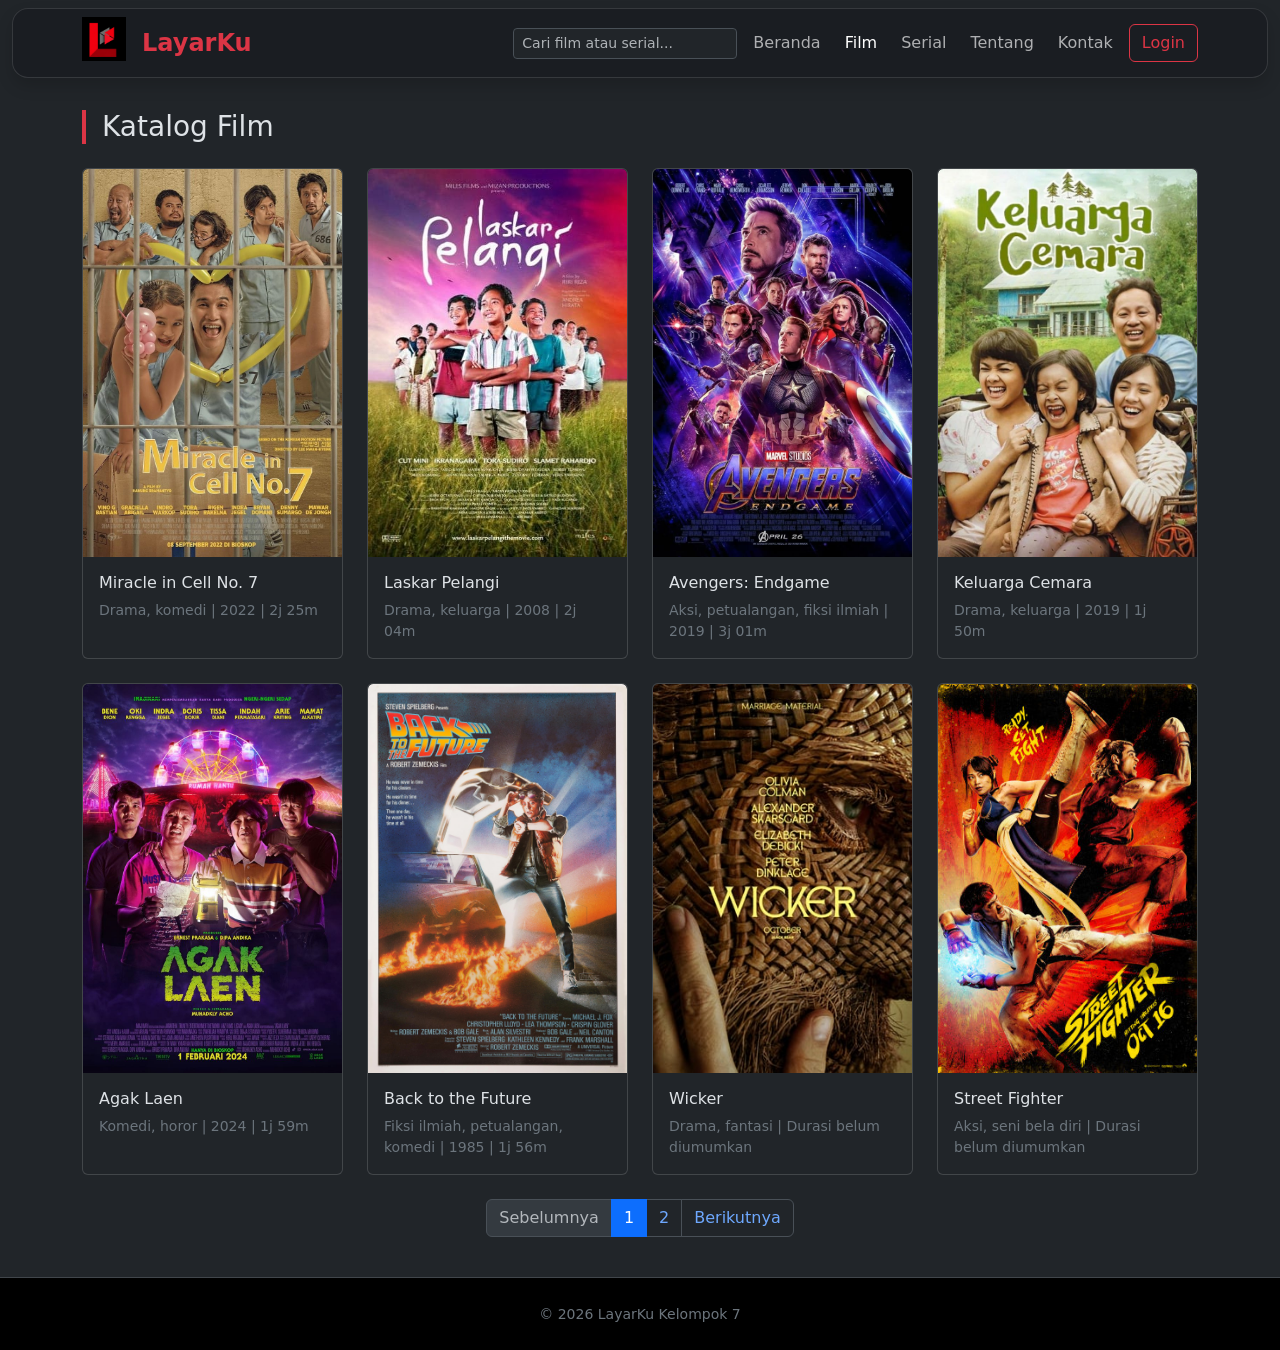
<file: film.html>
<!doctype html>
<html lang="id" data-bs-theme="dark">

<head>
  <meta charset="utf-8">
  <meta name="viewport" content="width=device-width, initial-scale=1">
  <title>Film - LayarKu</title>
  <link href="https://cdn.jsdelivr.net/npm/bootstrap@5.3.3/dist/css/bootstrap.min.css" rel="stylesheet"
    integrity="sha384-QWTKZyjpPEjISv5WaRU9OFeRpok6YctnYmDr5pNlyT2bRjXh0JMhjY6hW+ALEwIH" crossorigin="anonymous">
  <link rel="stylesheet" href="css/style.css">
</head>

<body>
  <nav class="navbar navbar-expand-lg bg-dark sticky-top shadow">
    <div class="container">
      <img src="img/LogoLayarku.jpg" class="float-start me-3 mb-2" alt="Logo" width="44" height="44">
      <a class="navbar-brand fs-4 text-danger fw-bold" href="index.html">LayarKu</a>
      <button class="navbar-toggler" type="button" data-bs-toggle="collapse" data-bs-target="#menuUtama"
        aria-label="Buka menu">
        <span class="navbar-toggler-icon"></span>
      </button>
      <div class="collapse navbar-collapse" id="menuUtama">
        <ul class="navbar-nav ms-auto align-items-lg-center gap-lg-2">
          <li class="nav-item">
            <form action="pencarian.html" method="get" class="navbar-search" role="search">
              <input class="form-control form-control-sm" type="search" name="q" placeholder="Cari film atau serial..."
                aria-label="Cari film atau serial">
            </form>
          </li>
          <li class="nav-item"><a class="nav-link" href="index.html">Beranda</a></li>
          <li class="nav-item"><a class="nav-link active" aria-current="page" href="film.html">Film</a></li>
          <li class="nav-item"><a class="nav-link" href="serial.html">Serial</a></li>
          <li class="nav-item"><a class="nav-link" href="tentang.html">Tentang</a></li>
          <li class="nav-item"><a class="nav-link" href="kontak.html">Kontak</a></li>
          <li class="nav-item"><a href="login.html" class="btn btn-outline-danger btn-md">Login</a></li>
        </ul>
      </div>
    </div>
  </nav>

  <main class="container py-4">
    <h1 class="h3 border-start border-danger border-4 ps-3 mb-3">Katalog Film</h1>
    <p class="text-secondary mb-4"></p>
    <div class="row row-cols-2 row-cols-md-3 row-cols-lg-4 g-4" id="filmList">
      <div class="col">
        <div class="card h-100 overflow-hidden">
          <a href="detail-film.html" aria-label="Lihat detail Miracle in Cell No. 7">
            <img src="img/poster2.jpeg" class="card-img-top" style="aspect-ratio: 2 / 3; object-fit: cover;"
              alt="Poster Miracle in Cell No. 7">
          </a>
          <div class="card-body">
            <h2 class="h6 card-title">Miracle in Cell No. 7</h2>
            <p class="small text-secondary mb-2">Drama, komedi | 2022 | 2j 25m</p>

          </div>
        </div>
      </div>
      <div class="col">
        <div class="card h-100 overflow-hidden">
          <img src="img/poster3.jpeg" class="card-img-top" style="aspect-ratio: 2 / 3; object-fit: cover;"
            alt="Poster Laskar Pelangi">
          <div class="card-body">
            <h2 class="h6 card-title">Laskar Pelangi</h2>
            <p class="small text-secondary mb-0">Drama, keluarga | 2008 | 2j 04m</p>
          </div>
        </div>
      </div>
      <div class="col">
        <div class="card h-100 overflow-hidden">
          <img src="img/poster4.jpeg" class="card-img-top" style="aspect-ratio: 2 / 3; object-fit: cover;"
            alt="Poster Avengers: Endgame">
          <div class="card-body">
            <h2 class="h6 card-title">Avengers: Endgame</h2>
            <p class="small text-secondary mb-0">Aksi, petualangan, fiksi ilmiah | 2019 | 3j 01m</p>
          </div>
        </div>
      </div>
      <div class="col">
        <div class="card h-100 overflow-hidden">
          <img src="img/poster5.jpeg" class="card-img-top" style="aspect-ratio: 2 / 3; object-fit: cover;"
            alt="Poster Keluarga Cemara">
          <div class="card-body">
            <h2 class="h6 card-title">Keluarga Cemara</h2>
            <p class="small text-secondary mb-0">Drama, keluarga | 2019 | 1j 50m</p>
          </div>
        </div>
      </div>
      <div class="col">
        <div class="card h-100 overflow-hidden">
          <img src="img/poster6.jpeg" class="card-img-top" style="aspect-ratio: 2 / 3; object-fit: cover;"
            alt="Poster Agak Laen">
          <div class="card-body">
            <h2 class="h6 card-title">Agak Laen</h2>
            <p class="small text-secondary mb-0">Komedi, horor | 2024 | 1j 59m</p>
          </div>
        </div>
      </div>
      <div class="col">
        <div class="card h-100 overflow-hidden">
          <img src="img/poster7.jpeg" class="card-img-top" style="aspect-ratio: 2 / 3; object-fit: cover;"
            alt="Poster Back to the Future">
          <div class="card-body">
            <h2 class="h6 card-title">Back to the Future</h2>
            <p class="small text-secondary mb-0">Fiksi ilmiah, petualangan, komedi | 1985 | 1j 56m</p>
          </div>
        </div>
      </div>
      <div class="col">
        <div class="card h-100 overflow-hidden">
          <img src="img/poster8.jpeg" class="card-img-top" style="aspect-ratio: 2 / 3; object-fit: cover;"
            alt="Poster Wicker">
          <div class="card-body">
            <h2 class="h6 card-title">Wicker</h2>
            <p class="small text-secondary mb-0">Drama, fantasi | Durasi belum diumumkan</p>
          </div>
        </div>
      </div>
      <div class="col">
        <div class="card h-100 overflow-hidden">
          <img src="img/poster9.jpeg" class="card-img-top" style="aspect-ratio: 2 / 3; object-fit: cover;"
            alt="Poster Street Fighter">
          <div class="card-body">
            <h2 class="h6 card-title">Street Fighter</h2>
            <p class="small text-secondary mb-0">Aksi, seni bela diri | Durasi belum diumumkan</p>
          </div>
        </div>
      </div>
      <div class="col">
        <div class="card h-100 overflow-hidden">
          <img src="img/poster10.jpeg" class="card-img-top" style="aspect-ratio: 2 / 3; object-fit: cover;"
            alt="Poster Wildwood">
          <div class="card-body">
            <h2 class="h6 card-title">Wildwood</h2>
            <p class="small text-secondary mb-0">Animasi, fantasi, petualangan | Durasi belum diumumkan</p>
          </div>
        </div>
      </div>
      <div class="col">
        <div class="card h-100 overflow-hidden">
          <img src="img/poster11.jpeg" class="card-img-top" style="aspect-ratio: 2 / 3; object-fit: cover;"
            alt="Poster Clayface">
          <div class="card-body">
            <h2 class="h6 card-title">Clayface</h2>
            <p class="small text-secondary mb-0">Horor, superhero | Durasi belum diumumkan</p>
          </div>
        </div>
      </div>
      <div class="col">
        <div class="card h-100 overflow-hidden">
          <img src="img/poster14.jpeg" class="card-img-top" style="aspect-ratio: 2 / 3; object-fit: cover;"
            alt="Poster Harbin">
          <div class="card-body">
            <h2 class="h6 card-title">Harbin</h2>
            <p class="small text-secondary mb-0">Sejarah, aksi, thriller | 2024 | 1j 54m</p>
          </div>
        </div>
      </div>
      <div class="col">
        <div class="card h-100 overflow-hidden">
          <img src="img/poster15.jpeg" class="card-img-top" style="aspect-ratio: 2 / 3; object-fit: cover;"
            alt="Poster NID">
          <div class="card-body">
            <h2 class="h6 card-title">NID</h2>
            <p class="small text-secondary mb-0">Thriller, kriminal | Durasi belum diumumkan</p>
          </div>
        </div>
      </div>
      <div class="col">
        <div class="card h-100 overflow-hidden">
          <img src="img/poster16.jpeg" class="card-img-top" style="aspect-ratio: 2 / 3; object-fit: cover;"
            alt="Poster Heart of the Beast">
          <div class="card-body">
            <h2 class="h6 card-title">Heart of the Beast</h2>
            <p class="small text-secondary mb-0">Petualangan, thriller | Durasi belum diumumkan</p>
          </div>
        </div>
      </div>
      <div class="col">
        <div class="card h-100 overflow-hidden">
          <!-- TODO: ganti src dengan gambar poster Anda -->
          <img src="img/poster22.jpg" class="card-img-top" style="aspect-ratio: 2 / 3; object-fit: cover;"
            alt="Poster Pengabdi Setan">
          <div class="card-body">
            <h2 class="h6 card-title">Pengabdi Setan</h2>
            <p class="small text-secondary mb-0">Horor | 2017 | 1j 47m</p>
          </div>
        </div>
      </div>
      <div class="col">
        <div class="card h-100 overflow-hidden">
          <!-- TODO: ganti src dengan gambar poster Anda -->
          <img src="img/poster23.jpeg" class="card-img-top" style="aspect-ratio: 2 / 3; object-fit: cover;"
            alt="Poster Parasite">
          <div class="card-body">
            <h2 class="h6 card-title">Parasite</h2>
            <p class="small text-secondary mb-0">Drama, thriller, komedi gelap | 2019 | 2j 12m</p>
          </div>
        </div>
      </div>
      <div class="col">
        <div class="card h-100 overflow-hidden">
          <!-- TODO: ganti src dengan gambar poster Anda -->
          <img src="img/poster24.jpeg" class="card-img-top" style="aspect-ratio: 2 / 3; object-fit: cover;"
            alt="Poster Spirited Away">
          <div class="card-body">
            <h2 class="h6 card-title">Spirited Away</h2>
            <p class="small text-secondary mb-0">Animasi, fantasi, petualangan | 2001 | 2j 05m</p>
          </div>
        </div>
      </div>
    </div>
    <nav class="mt-4" aria-label="Navigasi halaman film">
      <ul class="pagination justify-content-center" id="filmPagination"></ul>
    </nav>
    <p class="small text-secondary text-center" id="filmPageStatus" aria-live="polite"></p>
  </main>

  <footer class="py-4 text-center bg-black border-top border-secondary-subtle">
    <small class="text-secondary">&copy; 2026 LayarKu Kelompok 7</small>
  </footer>

  <script src="https://cdn.jsdelivr.net/npm/bootstrap@5.3.3/dist/js/bootstrap.bundle.min.js"
    integrity="sha384-YvpcrYf0tY3lHB60NNkmXc5s9fDVZLESaAA55NDzOxhy9GkcIdslK1eN7N6jIeHz"
    crossorigin="anonymous"></script>
  <script>
    const filmCards = Array.from(document.querySelectorAll("#filmList > .col"));
    const pagination = document.getElementById("filmPagination");
    const pageStatus = document.getElementById("filmPageStatus");
    const pageSize = 8;
    let currentPage = 1;

    function renderPageButton(label, page, options = {}) {
      const item = document.createElement("li");
      item.className = `page-item${options.active ? " active" : ""}${options.disabled ? " disabled" : ""}`;

      const button = document.createElement("button");
      button.className = "page-link";
      button.type = "button";
      button.textContent = label;
      button.dataset.page = page;
      button.disabled = Boolean(options.disabled);

      if (options.active) {
        button.setAttribute("aria-current", "page");
      }
      if (options.label) {
        button.setAttribute("aria-label", options.label);
      }

      item.append(button);
      pagination.append(item);
    }

    function showPage(page) {
      const totalPages = Math.ceil(filmCards.length / pageSize);
      currentPage = Math.max(1, Math.min(page, totalPages));
      const firstFilm = (currentPage - 1) * pageSize;
      const lastFilm = Math.min(firstFilm + pageSize, filmCards.length);

      filmCards.forEach((card, index) => {
        card.classList.toggle("d-none", index < firstFilm || index >= lastFilm);
      });

      pagination.replaceChildren();
      renderPageButton("Sebelumnya", currentPage - 1, {
        disabled: currentPage === 1,
        label: "Halaman sebelumnya"
      });
      for (let pageNumber = 1; pageNumber <= totalPages; pageNumber += 1) {
        renderPageButton(pageNumber, pageNumber, {
          active: pageNumber === currentPage,
          label: `Halaman ${pageNumber}`
        });
      }
      renderPageButton("Berikutnya", currentPage + 1, {
        disabled: currentPage === totalPages,
        label: "Halaman berikutnya"
      });


    }

    pagination.addEventListener("click", (event) => {
      const button = event.target.closest("button[data-page]");
      if (button && !button.disabled) {
        showPage(Number(button.dataset.page));
      }
    });

    showPage(currentPage);
  </script>
</body>

</html>
</file>
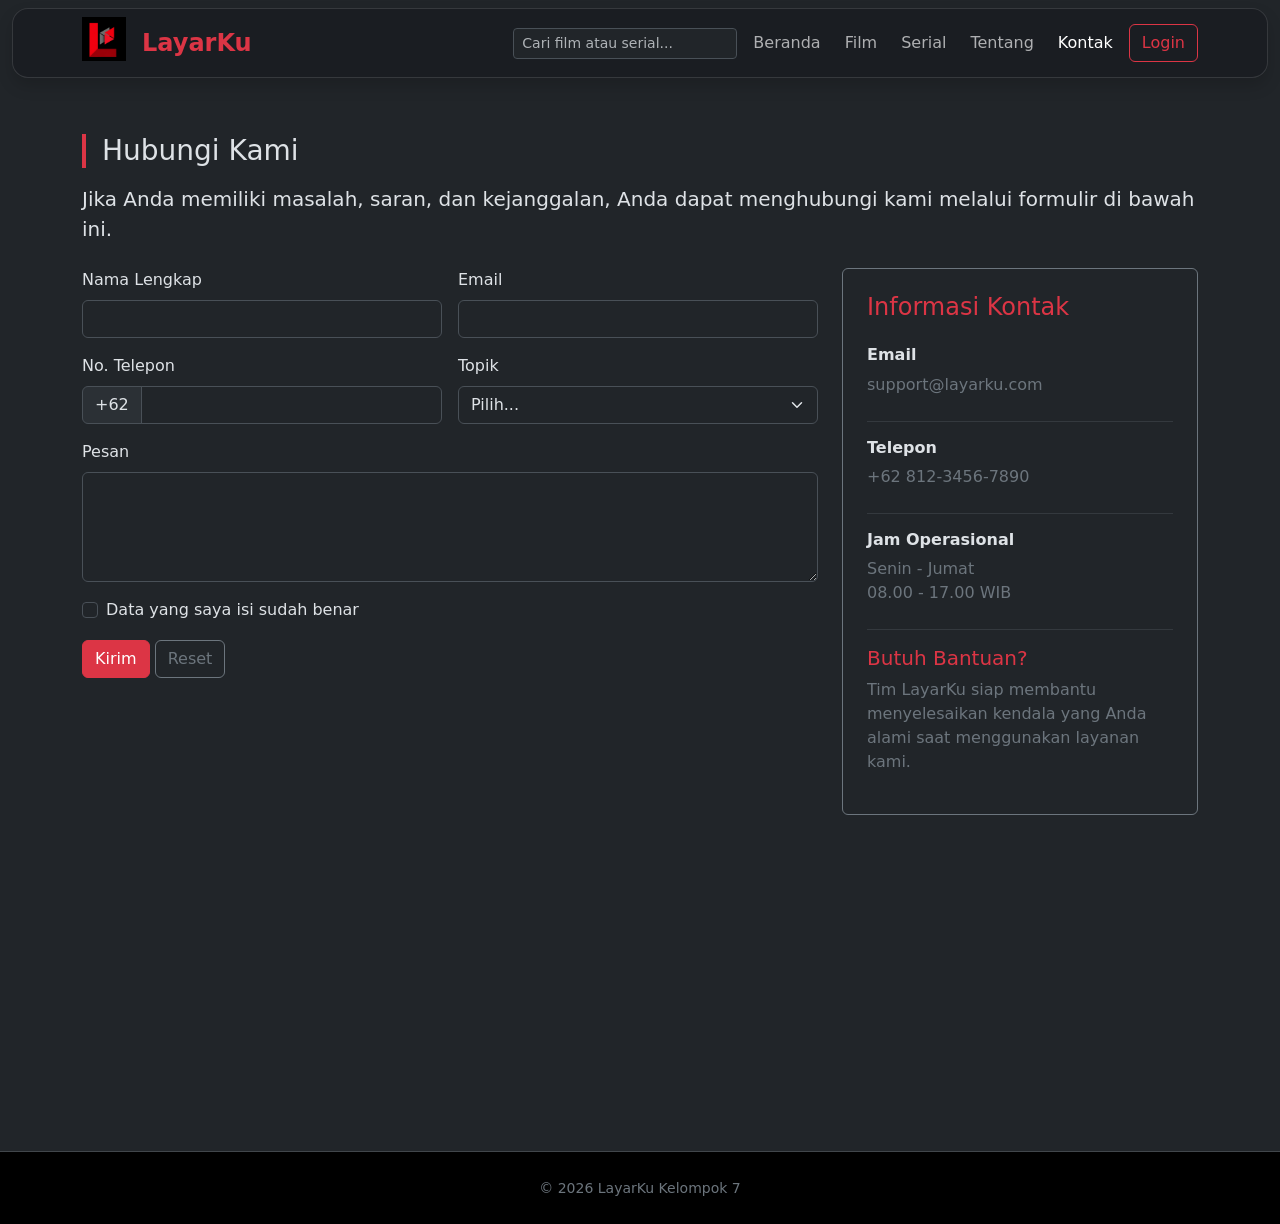
<file: kontak.html>
<!doctype html>
<html lang="id" data-bs-theme="dark">

<head>
  <meta charset="utf-8">
  <meta name="viewport" content="width=device-width, initial-scale=1">
  <title>Kontak - LayarKu</title>

  <!-- Bootstrap CSS -->
  <link href="https://cdn.jsdelivr.net/npm/bootstrap@5.3.3/dist/css/bootstrap.min.css" rel="stylesheet"
    integrity="sha384-QWTKZyjpPEjISv5WaRU9OFeRpok6YctnYmDr5pNlyT2bRjXh0JMhjY6hW+ALEwIH" crossorigin="anonymous">

  <link rel="stylesheet" href="css/style.css">
</head>

<body>

  <!-- NAVBAR -->
  <nav class="navbar navbar-expand-lg bg-dark sticky-top shadow">
    <div class="container">

      <img src="img/LogoLayarku.jpg" class="float-start me-3 mb-2" alt="Logo" width="44" height="44">

      <a class="navbar-brand fs-4 text-danger fw-bold" href="index.html">LayarKu</a>

      <button class="navbar-toggler" type="button" data-bs-toggle="collapse" data-bs-target="#menuUtama"
        aria-label="Buka menu">

        <span class="navbar-toggler-icon"></span>
      </button>

      <div class="collapse navbar-collapse" id="menuUtama">
        <ul class="navbar-nav ms-auto align-items-lg-center gap-lg-2">

          <li class="nav-item">
            <form action="pencarian.html" method="get" class="navbar-search" role="search">
              <input class="form-control form-control-sm" type="search" name="q" placeholder="Cari film atau serial..."
                aria-label="Cari film atau serial">
            </form>
          </li>

          <li class="nav-item">
            <a class="nav-link" href="index.html">Beranda</a>
          </li>

          <li class="nav-item">
            <a class="nav-link" href="film.html">Film</a>
          </li>

          <li class="nav-item">
            <a class="nav-link" href="serial.html">Serial</a>
          </li>

          <li class="nav-item">
            <a class="nav-link" href="tentang.html">Tentang</a>
          </li>

          <li class="nav-item">
            <a class="nav-link active" aria-current="page" href="kontak.html">Kontak</a>
          </li>

          <li class="nav-item">
            <a href="login.html" class="btn btn-outline-danger btn-md">Login</a>
          </li>

        </ul>
      </div>
    </div>
  </nav>


  <!-- KONTEN UTAMA -->
  <main class="container py-5">

    <h1 class="h3 border-start border-danger border-4 ps-3 mb-3">
      Hubungi Kami
    </h1>

    <p class="fs-5 mb-4">
      Jika Anda memiliki masalah, saran, dan kejanggalan,
      Anda dapat menghubungi kami melalui formulir di bawah ini.
    </p>

    <div class="row g-4">

      <!-- FORM KONTAK -->
      <div class="col-lg-8">

        <form class="row g-3 needs-validation" novalidate>

          <div class="col-md-6">
            <label for="nama" class="form-label">
              Nama Lengkap
            </label>

            <input type="text" class="form-control" id="nama" required>

            <div class="invalid-feedback">
              Nama wajib diisi.
            </div>
          </div>

          <div class="col-md-6">
            <label for="email" class="form-label">
              Email
            </label>

            <input type="email" class="form-control" id="email" required>

            <div class="invalid-feedback">
              Masukkan alamat email yang valid.
            </div>
          </div>

          <div class="col-md-6">
            <label for="hp" class="form-label">
              No. Telepon
            </label>

            <div class="input-group has-validation">
              <span class="input-group-text">+62</span>

              <input type="tel" class="form-control" id="hp" required minlength="9" pattern="[0-9]{9,}">

              <div class="invalid-feedback">
                Nomor telepon minimal 9 digit.
              </div>
            </div>
          </div>

          <div class="col-md-6">
            <label for="topik" class="form-label">
              Topik
            </label>

            <select class="form-select" id="topik" required>
              <option value="">Pilih...</option>
              <option>Saran film</option>
              <option>Kendala tampilan</option>
              <option>Kerja sama</option>
              <option>Masalah akun</option>
              <option>Lainnya</option>
            </select>

            <div class="invalid-feedback">
              Pilih salah satu topik.
            </div>
          </div>

          <div class="col-12">
            <label for="pesan" class="form-label">
              Pesan
            </label>

            <textarea class="form-control" id="pesan" rows="4" required></textarea>

            <div class="invalid-feedback">
              Pesan tidak boleh kosong.
            </div>
          </div>

          <div class="col-12">
            <div class="form-check">

              <input class="form-check-input" type="checkbox" id="setuju" required>

              <label class="form-check-label" for="setuju">
                Data yang saya isi sudah benar
              </label>

              <div class="invalid-feedback">
                Centang untuk melanjutkan.
              </div>

            </div>
          </div>

          <div class="col-12">

            <button class="btn btn-danger" type="submit">
              Kirim
            </button>

            <button class="btn btn-outline-secondary" type="reset">
              Reset
            </button>

          </div>

        </form>
      </div>

      <!-- INFORMASI KONTAK -->
      <div class="col-lg-4">

        <div class="card bg-transparent border-secondary h-100">

          <div class="card-body p-4">

            <h4 class="text-danger mb-4">
              Informasi Kontak
            </h4>

            <div class="mb-4">
              <h6 class="fw-bold">Email</h6>
              <p class="text-secondary mb-0">
                support@layarku.com
              </p>
            </div>

            <hr class="border-secondary">

            <div class="mb-4">
              <h6 class="fw-bold">Telepon</h6>
              <p class="text-secondary mb-0">
                +62 812-3456-7890
              </p>
            </div>

            <hr class="border-secondary">

            <div class="mb-4">
              <h6 class="fw-bold">Jam Operasional</h6>
              <p class="text-secondary mb-0">
                Senin - Jumat<br>
                08.00 - 17.00 WIB
              </p>
            </div>

            <hr class="border-secondary">

            <h5 class="text-danger">
              Butuh Bantuan?
            </h5>

            <p class="text-secondary">
              Tim LayarKu siap membantu menyelesaikan
              kendala yang Anda alami saat menggunakan
              layanan kami.
            </p>

          </div>
        </div>

      </div>

      <!-- NOTIFIKASI TOAST -->
      <div class="toast-container position-fixed bottom-0 end-0 p-3">

        <div id="toastKirim" class="toast" role="alert">

          <div class="toast-header">
            <strong class="me-auto">Notifikasi</strong>

            <button type="button" class="btn-close" data-bs-dismiss="toast" aria-label="Tutup">
            </button>
          </div>

          <div class="toast-body">
            Pesan berhasil dikirim (contoh tampilan).
          </div>

        </div>
      </div>
    </div>
  </main>

  <br>
  <br>
  <br>
  <br>
  <br>
  <br>
  <br>
  <br>
  <br>
  <br>
  <br>
  <br>

  <!-- FOOTER -->
  <footer class="py-4 text-center bg-black border-top border-secondary-subtle">
    <small class="text-secondary">&copy; 2026 LayarKu Kelompok 7</small>
  </footer>

  <!-- BOOTSTRAP JS -->
  <script src="https://cdn.jsdelivr.net/npm/bootstrap@5.3.3/dist/js/bootstrap.bundle.min.js"
    integrity="sha384-YvpcrYf0tY3lHB60NNkmXc5s9fDVZLESaAA55NDzOxhy9GkcIdslK1eN7N6jIeHz" crossorigin="anonymous">
    </script>

  <!-- VALIDASI FORM -->
  <script>

    document.querySelectorAll('.needs-validation').forEach(form => {

      form.addEventListener('submit', event => {

        event.preventDefault();

        if (form.checkValidity()) {

          bootstrap.Toast.getOrCreateInstance(
            document.getElementById('toastKirim')
          ).show();

          form.reset();
          form.classList.remove('was-validated');

        } else {

          form.classList.add('was-validated');

        }

      });

      form.addEventListener('reset', () => {
        form.classList.remove('was-validated');
      });

    });

  </script>

</body>

</html>
</file>
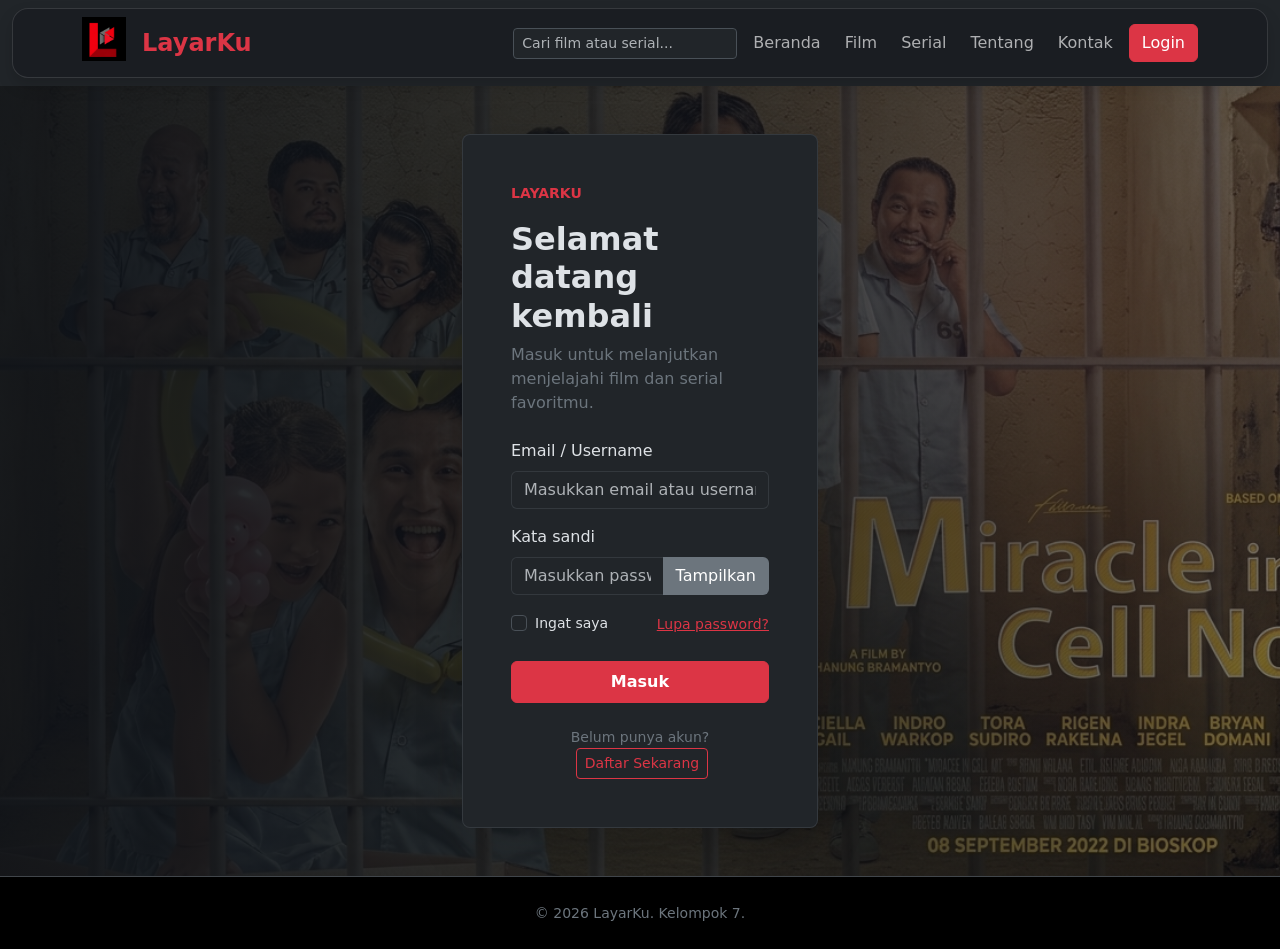
<file: login.html>
<!doctype html>
<html lang="id" data-bs-theme="dark">

<head>
	<meta charset="utf-8">
	<meta name="viewport" content="width=device-width, initial-scale=1">
	<title>Login - LayarKu</title>
	<link href="https://cdn.jsdelivr.net/npm/bootstrap@5.3.3/dist/css/bootstrap.min.css" rel="stylesheet"
		integrity="sha384-QWTKZyjpPEjISv5WaRU9OFeRpok6YctnYmDr5pNlyT2bRjXh0JMhjY6hW+ALEwIH" crossorigin="anonymous">
	<link rel="stylesheet" href="css/style.css">
</head>

<body class="d-flex flex-column min-vh-100">
	<nav class="navbar navbar-expand-lg bg-dark sticky-top shadow">
		<div class="container">
			<img src="img/LogoLayarku.jpg" class="float-start me-3 mb-2" alt="Logo" width="44" height="44">
			<a class="navbar-brand fs-4 text-danger fw-bold" href="index.html">LayarKu</a>
			<button class="navbar-toggler" type="button" data-bs-toggle="collapse" data-bs-target="#menuUtama"
				aria-label="Buka menu">
				<span class="navbar-toggler-icon"></span>
			</button>
			<div class="collapse navbar-collapse" id="menuUtama">
				<ul class="navbar-nav ms-auto align-items-lg-center gap-lg-2">
					<li class="nav-item">
						<form action="pencarian.html" method="get" class="navbar-search" role="search">
							<input class="form-control form-control-sm" type="search" name="q"
								placeholder="Cari film atau serial..." aria-label="Cari film atau serial">
						</form>
					</li>
					<li class="nav-item"><a class="nav-link" href="index.html">Beranda</a></li>
					<li class="nav-item"><a class="nav-link" href="film.html">Film</a></li>
					<li class="nav-item"><a class="nav-link" href="serial.html">Serial</a></li>
					<li class="nav-item"><a class="nav-link" href="tentang.html">Tentang</a></li>
					<li class="nav-item"><a class="nav-link" href="kontak.html">Kontak</a></li>
					<li class="nav-item"><a href="login.html" class="btn btn-outline-danger btn-md active"
							aria-current="page">Login</a></li>
				</ul>
			</div>
		</div>
	</nav>

	<main class="hero-film flex-grow-1 d-flex align-items-center py-5">
		<div class="container">
			<div class="row justify-content-center">
				<div class="col-12 col-sm-10 col-md-7 col-lg-5 col-xl-4">
					<section
						class="card bg-dark border border-secondary border-opacity-25 rounded-3 shadow-lg p-4 p-md-5">
						<a href="index.html" class="text-decoration-none text-danger fw-bold small">LAYARKU</a>
						<h1 class="h2 fw-bold mt-3 mb-2">Selamat datang kembali</h1>
						<p class="text-secondary mb-4">Masuk untuk melanjutkan menjelajahi film dan serial favoritmu.
						</p>
						<form class="needs-validation" novalidate>
							<div class="mb-3">
								<label for="loginIdentifier" class="form-label">Email / Username</label>
								<input type="text" class="form-control border border-secondary border-opacity-25"
									id="loginIdentifier" name="identifier" placeholder="Masukkan email atau username"
									autocomplete="username" required>
								<div class="invalid-feedback">Email atau username wajib diisi.</div>
							</div>
							<div class="mb-3">
								<label for="kataSandi" class="form-label">Kata sandi</label>
								<div class="input-group has-validation">
									<input type="password"
										class="form-control border border-secondary border-opacity-25" id="kataSandi"
										name="password" placeholder="Masukkan password" autocomplete="current-password"
										required>
									<button class="btn btn-secondary border border-secondary border-opacity-25"
										type="button" id="togglePassword" aria-label="Tampilkan kata sandi"
										aria-pressed="false">Tampilkan</button>
									<div class="invalid-feedback">Kata sandi wajib diisi.</div>
								</div>
							</div>
							<div class="d-flex justify-content-between align-items-center mb-4">
								<div class="form-check">
									<input class="form-check-input" type="checkbox" id="ingatSaya" name="remember">
									<label class="form-check-label small" for="ingatSaya">Ingat saya</label>
								</div>
								<a class="small link-danger" id="lupaPassword" href="kontak.html">Lupa password?</a>
							</div>
							<button class="btn btn-danger w-100 fw-semibold py-2" type="submit">Masuk</button>
						</form>

						<p class="text-secondary small text-center mt-4 mb-0">
							Belum punya akun?
							<a href="registrasi.html" class="btn btn-outline-danger btn-sm ms-1">Daftar Sekarang</a>
						</p>
					</section>
				</div>
			</div>
		</div>
	</main>

	<div class="toast-container position-fixed bottom-0 start-0 p-3">
		<div id="pesanLogin" class="toast text-bg-danger border-0" role="alert" aria-live="assertive"
			aria-atomic="true" data-bs-delay="10000">
			<div class="d-flex">
				<div class="toast-body">
					Email/username atau kata sandi salah.<br>
					Hint akun demo: username <strong>kevin_syabani</strong> atau email
					<strong>kevin_syabani@layarku.com</strong>, password <strong>admin123</strong>.
				</div>
				<button type="button" class="btn-close btn-close-white me-2 m-auto" data-bs-dismiss="toast"
					aria-label="Tutup"></button>
			</div>
		</div>
	</div>

	<footer class="py-4 text-center bg-black border-top border-secondary-subtle">
		<small class="text-secondary">&copy; 2026 LayarKu. Kelompok 7.</small>
	</footer>

	<script src="https://cdn.jsdelivr.net/npm/bootstrap@5.3.3/dist/js/bootstrap.bundle.min.js"
		integrity="sha384-YvpcrYf0tY3lHB60NNkmXc5s9fDVZLESaAA55NDzOxhy9GkcIdslK1eN7N6jIeHz"
		crossorigin="anonymous"></script>
	<script>
		const formLogin = document.querySelector('.needs-validation');
		const inputIdentifier = document.getElementById('loginIdentifier');
		const inputPassword = document.getElementById('kataSandi');
		const tombolPassword = document.getElementById('togglePassword');
		const pesanLogin = bootstrap.Toast.getOrCreateInstance(document.getElementById('pesanLogin'), {
			autohide: true,
			delay: 10000
		});

		tombolPassword.addEventListener('click', () => {
			const tampilkan = inputPassword.type === 'password';
			inputPassword.type = tampilkan ? 'text' : 'password';
			tombolPassword.textContent = tampilkan ? 'Sembunyikan' : 'Tampilkan';
			tombolPassword.setAttribute('aria-label', `${tampilkan ? 'Sembunyikan' : 'Tampilkan'} kata sandi`);
			tombolPassword.setAttribute('aria-pressed', String(tampilkan));
		});

		formLogin.addEventListener('submit', event => {
			event.preventDefault();
			if (!formLogin.checkValidity()) {
				formLogin.classList.add('was-validated');
				return;
			}

			const identifier = inputIdentifier.value.trim().toLowerCase();
			if ((identifier === 'kevin_syabani' || identifier === 'kevin_syabani@layarku.com')
				&& inputPassword.value === 'admin123') {
				window.location.href = 'index.html';
				return;
			}

			inputIdentifier.value = '';
			inputPassword.value = '';
			inputIdentifier.focus();
			pesanLogin.show();
		});
	</script>
</body>

</html>
</file>
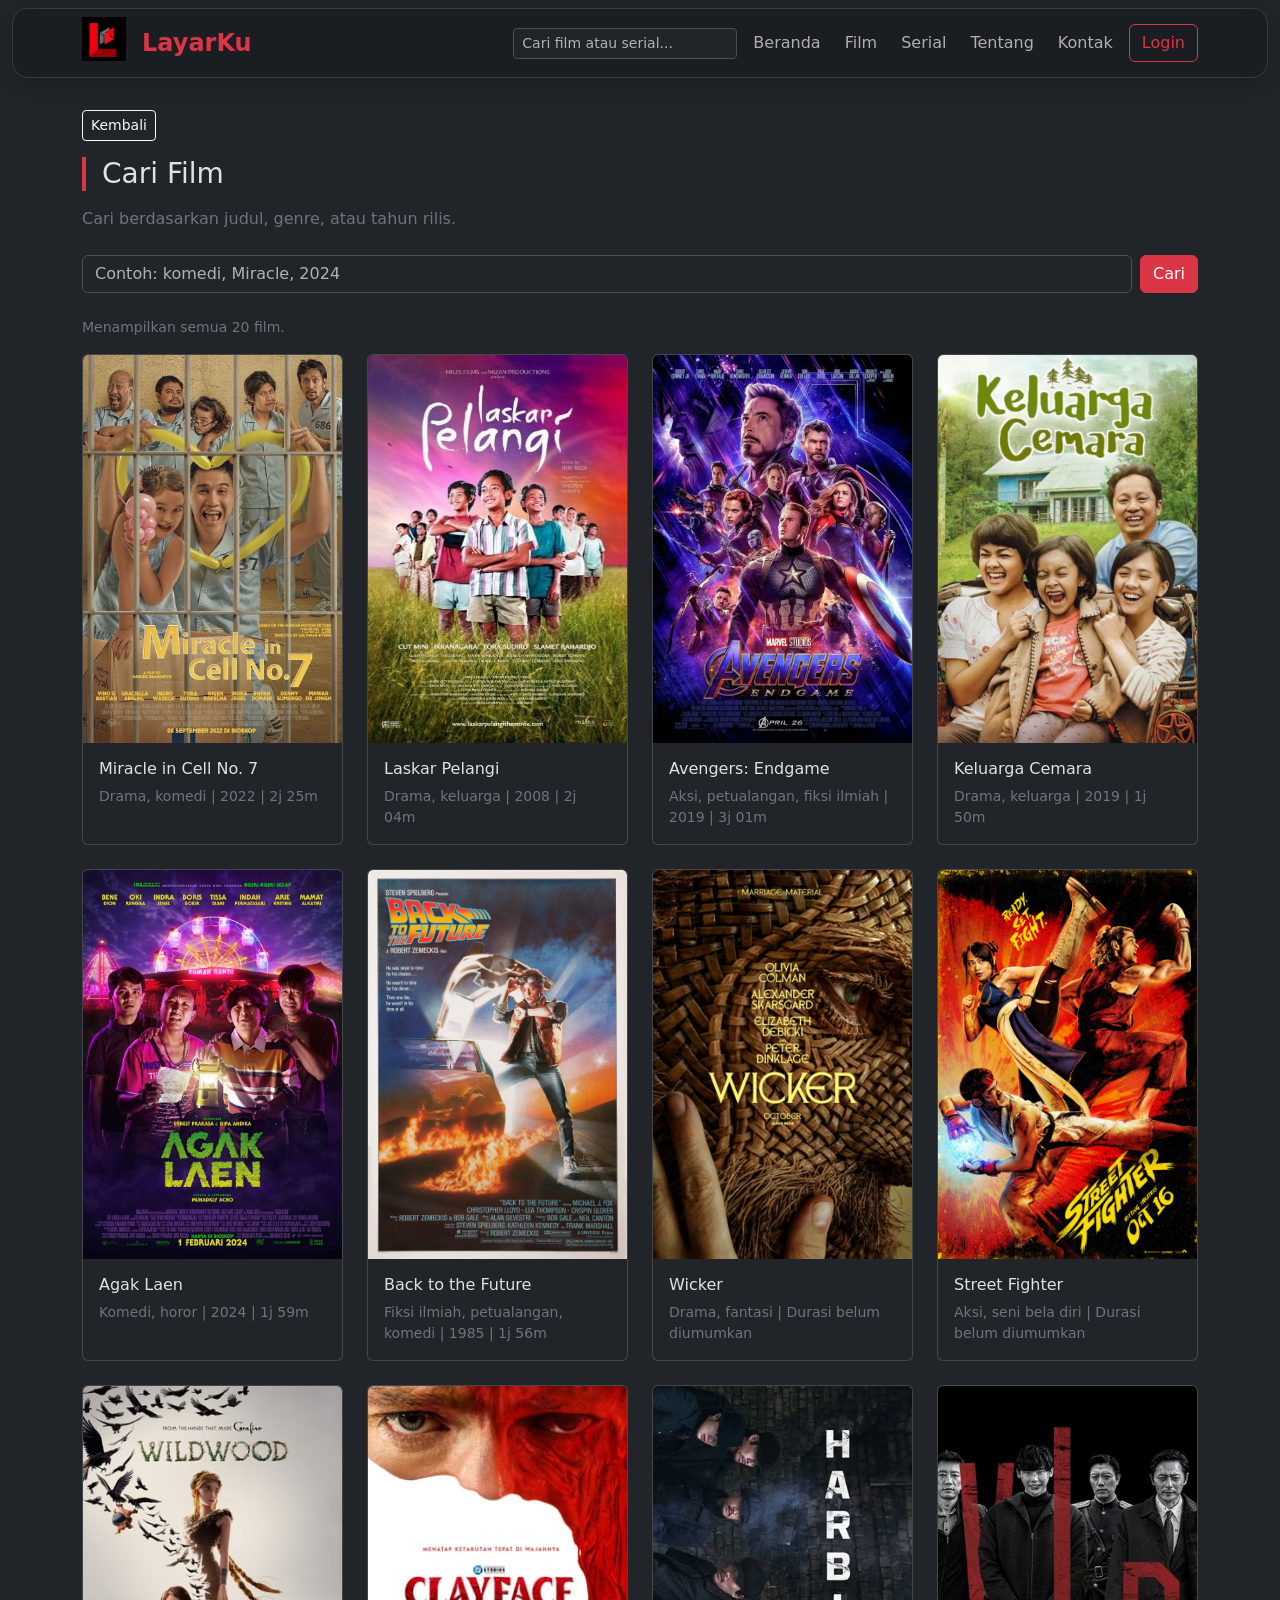
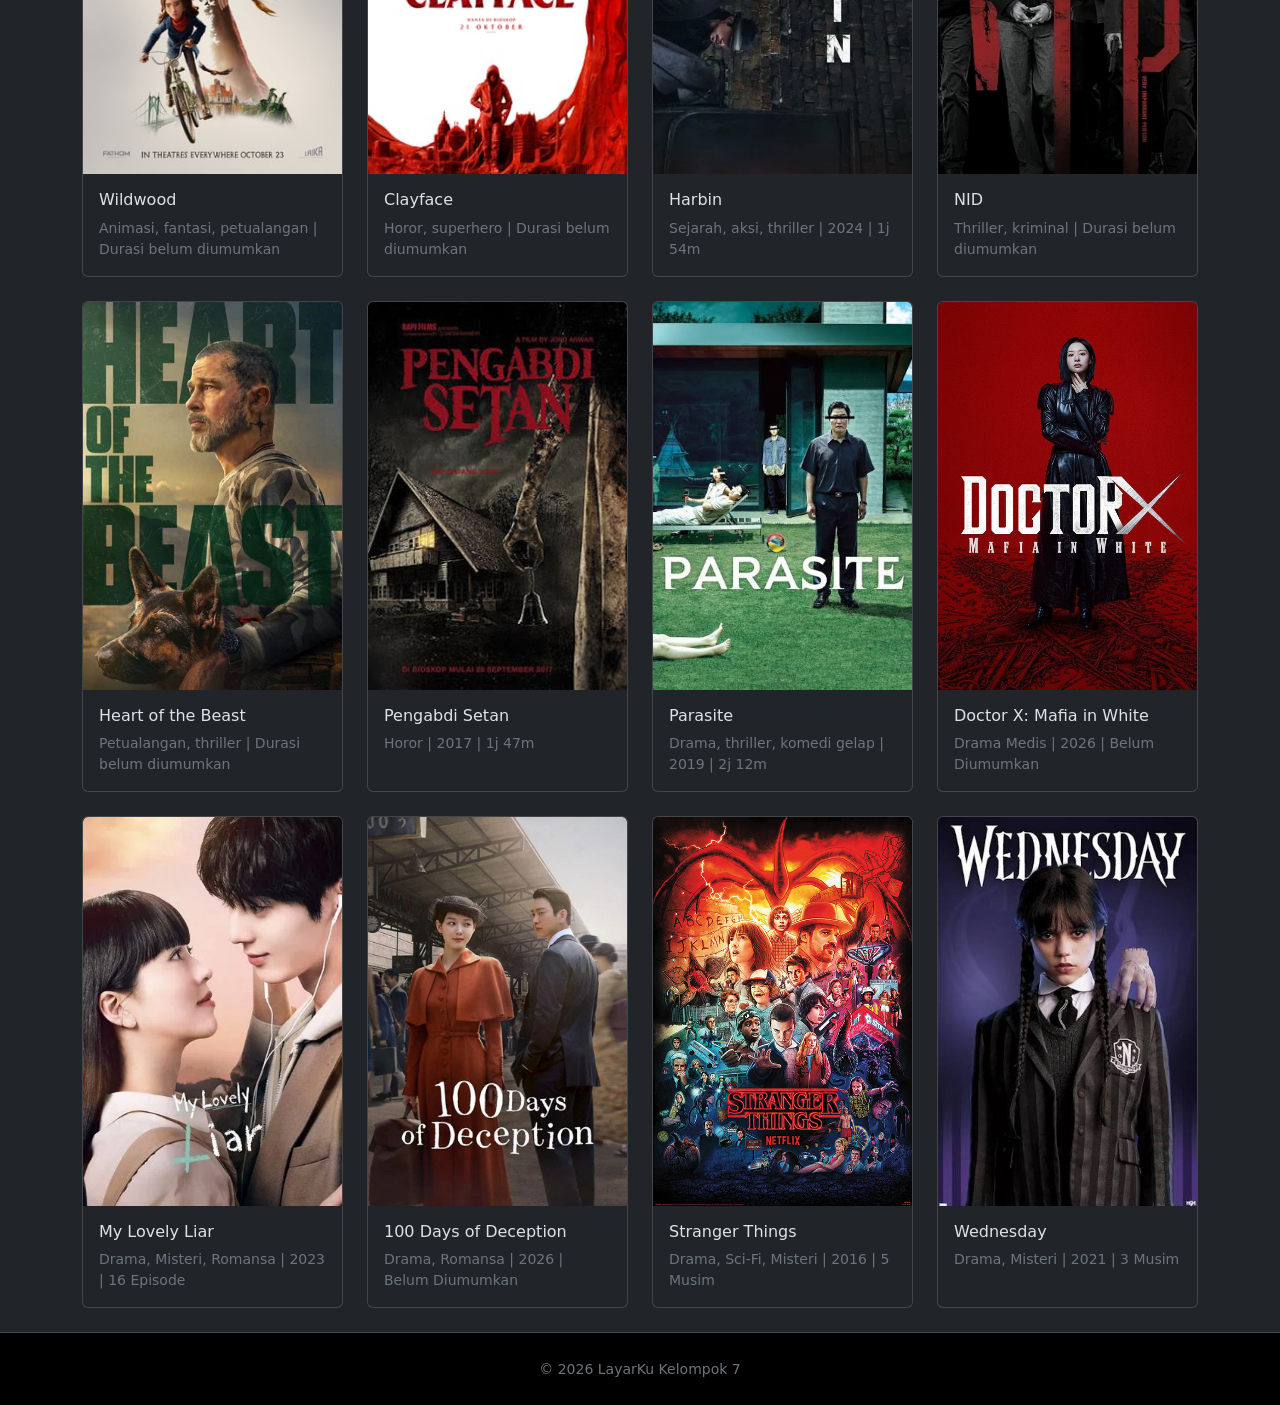
<file: pencarian.html>
<!doctype html>
<html lang="id" data-bs-theme="dark">

<head>
  <meta charset="utf-8">
  <meta name="viewport" content="width=device-width, initial-scale=1">
  <title>Pencarian Film - LayarKu</title>
  <link href="https://cdn.jsdelivr.net/npm/bootstrap@5.3.3/dist/css/bootstrap.min.css" rel="stylesheet"
    integrity="sha384-QWTKZyjpPEjISv5WaRU9OFeRpok6YctnYmDr5pNlyT2bRjXh0JMhjY6hW+ALEwIH" crossorigin="anonymous">
  <link rel="stylesheet" href="css/style.css">
</head>

<body>
  <nav class="navbar navbar-expand-lg bg-dark sticky-top shadow">
    <div class="container">
      <img src="img/LogoLayarku.jpg" class="float-start me-3 mb-2" alt="Logo" width="44" height="44">
      <a class="navbar-brand fs-4 text-danger fw-bold" href="index.html">LayarKu</a>
      <button class="navbar-toggler" type="button" data-bs-toggle="collapse" data-bs-target="#menuUtama"
        aria-label="Buka menu">
        <span class="navbar-toggler-icon"></span>
      </button>
      <div class="collapse navbar-collapse" id="menuUtama">
        <ul class="navbar-nav ms-auto align-items-lg-center gap-lg-2">
          <li class="nav-item">
            <form action="pencarian.html" method="get" class="navbar-search" role="search">
              <input class="form-control form-control-sm" type="search" name="q" placeholder="Cari film atau serial..."
                aria-label="Cari film atau serial">
            </form>
          </li>
          <li class="nav-item"><a class="nav-link" href="index.html">Beranda</a></li>
          <li class="nav-item"><a class="nav-link" href="film.html">Film</a></li>
          <li class="nav-item"><a class="nav-link" href="serial.html">Serial</a></li>
          <li class="nav-item"><a class="nav-link" href="tentang.html">Tentang</a></li>
          <li class="nav-item"><a class="nav-link" href="kontak.html">Kontak</a></li>
          <li class="nav-item"><a href="login.html" class="btn btn-outline-danger btn-md">Login</a></li>
        </ul>
      </div>
    </div>
  </nav>

  <main class="container py-4">
    <button id="backButton" class="btn btn-outline-light btn-sm mb-3" type="button">Kembali</button>
    <h1 class="h3 border-start border-danger border-4 ps-3 mb-3">Cari Film</h1>
    <p class="text-secondary mb-4">Cari berdasarkan judul, genre, atau tahun rilis.</p>
    <form action="pencarian.html" method="get" id="searchForm" class="row g-2 mb-4" role="search">
      <div class="col-sm">
        <label for="filmKeyword" class="visually-hidden">Kata kunci film</label>
        <input id="filmKeyword" class="form-control" type="search" name="q" placeholder="Contoh: komedi, Miracle, 2024"
          autocomplete="off">
      </div>
      <div class="col-sm-auto">
        <button class="btn btn-danger w-100" type="submit">Cari</button>
      </div>
    </form>
    <p id="searchStatus" class="small text-secondary" aria-live="polite"></p>
    <div id="searchResults" class="row row-cols-2 row-cols-md-3 row-cols-lg-4 g-4"></div>
  </main>

  <footer class="py-4 text-center bg-black border-top border-secondary-subtle">
    <small class="text-secondary">&copy; 2026 LayarKu Kelompok 7</small>
  </footer>

  <script src="https://cdn.jsdelivr.net/npm/bootstrap@5.3.3/dist/js/bootstrap.bundle.min.js"
    integrity="sha384-YvpcrYf0tY3lHB60NNkmXc5s9fDVZLESaAA55NDzOxhy9GkcIdslK1eN7N6jIeHz"
    crossorigin="anonymous"></script>
  <script>
    const films = [
      { title: "Miracle in Cell No. 7", poster: "poster2.jpeg", details: "Drama, komedi | 2022 | 2j 25m"},
      { title: "Laskar Pelangi", poster: "poster3.jpeg", details: "Drama, keluarga | 2008 | 2j 04m" },
      { title: "Avengers: Endgame", poster: "poster4.jpeg", details: "Aksi, petualangan, fiksi ilmiah | 2019 | 3j 01m" },
      { title: "Keluarga Cemara", poster: "poster5.jpeg", details: "Drama, keluarga | 2019 | 1j 50m" },
      { title: "Agak Laen", poster: "poster6.jpeg", details: "Komedi, horor | 2024 | 1j 59m" },
      { title: "Back to the Future", poster: "poster7.jpeg", details: "Fiksi ilmiah, petualangan, komedi | 1985 | 1j 56m" },
      { title: "Wicker", poster: "poster8.jpeg", details: "Drama, fantasi | Durasi belum diumumkan" },
      { title: "Street Fighter", poster: "poster9.jpeg", details: "Aksi, seni bela diri | Durasi belum diumumkan" },
      { title: "Wildwood", poster: "poster10.jpeg", details: "Animasi, fantasi, petualangan | Durasi belum diumumkan" },
      { title: "Clayface", poster: "poster11.jpeg", details: "Horor, superhero | Durasi belum diumumkan" },
      { title: "Harbin", poster: "poster14.jpeg", details: "Sejarah, aksi, thriller | 2024 | 1j 54m" },
      { title: "NID", poster: "poster15.jpeg", details: "Thriller, kriminal | Durasi belum diumumkan" },
      { title: "Heart of the Beast", poster: "poster16.jpeg", details: "Petualangan, thriller | Durasi belum diumumkan" },
      { title: "Pengabdi Setan", poster: "poster22.jpg", details: "Horor | 2017 | 1j 47m" },
      { title: "Parasite", poster: "poster23.jpeg", details: "Drama, thriller, komedi gelap | 2019 | 2j 12m" },
      { title: "Doctor X: Mafia in White", poster: "poster1.jpg", details: "Drama Medis | 2026 | Belum Diumumkan" },
      { title: "My Lovely Liar", poster: "poster13.jpeg", details: "Drama, Misteri, Romansa | 2023 | 16 Episode" },
      { title: "100 Days of Deception", poster: "poster12.jpeg", details: "Drama, Romansa | 2026 | Belum Diumumkan" },
      { title: "Stranger Things", poster: "poster17.jpg", details: "Drama, Sci-Fi, Misteri | 2016 | 5 Musim " },
      { title: "Wednesday", poster: "poster18.jpeg", details: "Drama, Misteri | 2021 | 3 Musim" }
    ];
    const keywordInput = document.getElementById("filmKeyword");
    const resultsContainer = document.getElementById("searchResults");
    const status = document.getElementById("searchStatus");
    document.getElementById("backButton").addEventListener("click", () => {
      if (window.history.length > 1) {
        window.history.back();
      } else {
        window.location.href = "index.html";
      }
    });
    keywordInput.value = new URLSearchParams(window.location.search).get("q") || "";

    function renderResults() {
      const query = keywordInput.value.trim().toLowerCase();
      const keywords = query.split(/\s+/).filter(Boolean);
      const matches = films.filter((film) => {
        const searchableText = `${film.title} ${film.details}`.toLowerCase();
        return keywords.every((keyword) => searchableText.includes(keyword));
      });

      resultsContainer.replaceChildren();
      matches.forEach((film) => {
        const column = document.createElement("div");
        column.className = "col";

        const card = document.createElement("article");
        card.className = "card h-100 overflow-hidden";

        const poster = document.createElement("img");
        poster.src = `img/${film.poster}`;
        poster.className = "card-img-top";
        poster.style.aspectRatio = "2 / 3";
        poster.style.objectFit = "cover";
        poster.alt = `Poster ${film.title}`;

        const posterLink = document.createElement("a");
        posterLink.href = "detail-film.html";
        posterLink.setAttribute("aria-label", `Lihat detail ${film.title}`);
        posterLink.append(poster);

        const cardBody = document.createElement("div");
        cardBody.className = "card-body";

        const title = document.createElement("h2");
        title.className = "h6 card-title";
        title.textContent = film.title;

        const details = document.createElement("p");
        details.className = "small text-secondary mb-0";
        details.textContent = film.details;

        cardBody.append(title, details);
        card.append(posterLink, cardBody);
        column.append(card);
        resultsContainer.append(column);
      });

      if (!query) {
        status.textContent = `Menampilkan semua ${matches.length} film.`;
      } else if (matches.length) {
        status.textContent = `Ditemukan ${matches.length} film.`;
      } else {
        status.textContent = "Tidak ada film yang cocok dengan kata kunci tersebut.";
      }
    }

    keywordInput.addEventListener("input", renderResults);
    renderResults();
  </script>
</body>

</html>
</file>
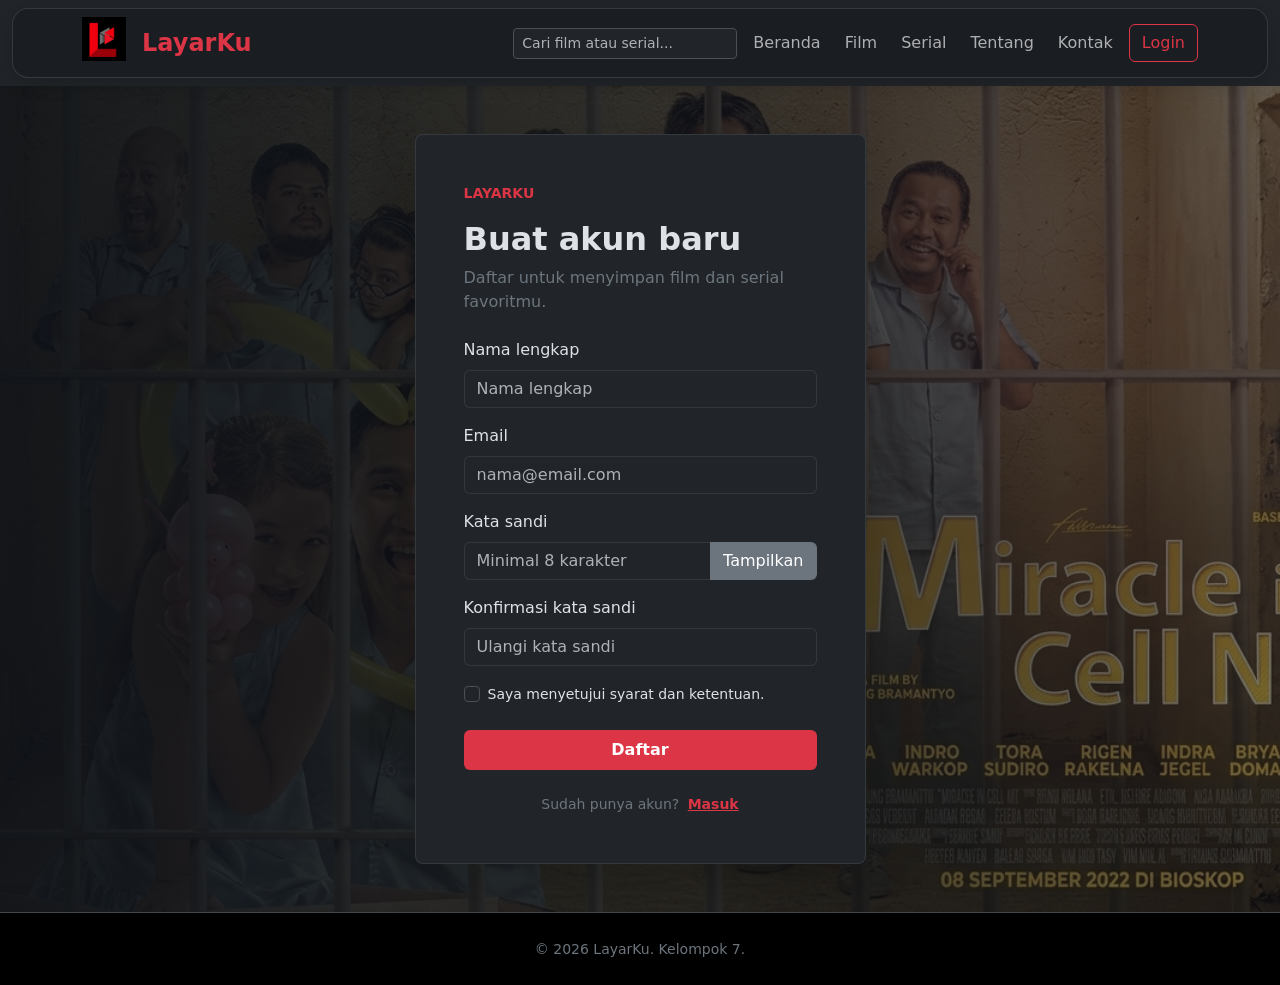
<file: registrasi.html>
<!doctype html>
<html lang="id" data-bs-theme="dark">

<head>
	<meta charset="utf-8">
	<meta name="viewport" content="width=device-width, initial-scale=1">
	<title>Registrasi - LayarKu</title>
	<link href="https://cdn.jsdelivr.net/npm/bootstrap@5.3.3/dist/css/bootstrap.min.css" rel="stylesheet"
		integrity="sha384-QWTKZyjpPEjISv5WaRU9OFeRpok6YctnYmDr5pNlyT2bRjXh0JMhjY6hW+ALEwIH" crossorigin="anonymous">
	<link rel="stylesheet" href="css/style.css">
</head>

<body class="d-flex flex-column min-vh-100">
	<nav class="navbar navbar-expand-lg bg-dark sticky-top shadow">
		<div class="container">
			<img src="img/LogoLayarku.jpg" class="float-start me-3 mb-2" alt="Logo" width="44" height="44">
			<a class="navbar-brand fs-4 text-danger fw-bold" href="index.html">LayarKu</a>
			<button class="navbar-toggler" type="button" data-bs-toggle="collapse" data-bs-target="#menuUtama"
				aria-label="Buka menu">
				<span class="navbar-toggler-icon"></span>
			</button>
			<div class="collapse navbar-collapse" id="menuUtama">
				<ul class="navbar-nav ms-auto align-items-lg-center gap-lg-2">
					<li class="nav-item">
						<form action="pencarian.html" method="get" class="navbar-search" role="search">
							<input class="form-control form-control-sm" type="search" name="q"
								placeholder="Cari film atau serial..." aria-label="Cari film atau serial">
						</form>
					</li>
					<li class="nav-item"><a class="nav-link" href="index.html">Beranda</a></li>
					<li class="nav-item"><a class="nav-link" href="film.html">Film</a></li>
					<li class="nav-item"><a class="nav-link" href="serial.html">Serial</a></li>
					<li class="nav-item"><a class="nav-link" href="tentang.html">Tentang</a></li>
					<li class="nav-item"><a class="nav-link" href="kontak.html">Kontak</a></li>
					<li class="nav-item"><a href="login.html" class="btn btn-outline-danger btn-md">Login</a></li>
				</ul>
			</div>
		</div>
	</nav>

	<main class="hero-film flex-grow-1 d-flex align-items-center py-5">
		<div class="container">
			<div class="row justify-content-center">
				<div class="col-12 col-sm-10 col-md-8 col-lg-6 col-xl-5">
					<section
						class="card bg-dark border border-secondary border-opacity-25 rounded-3 shadow-lg p-4 p-md-5">
						<a href="index.html" class="text-decoration-none text-danger fw-bold small">LAYARKU</a>
						<h1 class="h2 fw-bold mt-3 mb-2">Buat akun baru</h1>
						<p class="text-secondary mb-4">Daftar untuk menyimpan film dan serial favoritmu.</p>

						<form class="needs-validation" novalidate>
							<div class="mb-3">
								<label for="nama" class="form-label">Nama lengkap</label>
								<input type="text" class="form-control border border-secondary border-opacity-25"
									id="nama" name="name" placeholder="Nama lengkap" autocomplete="name" required>
								<div class="invalid-feedback">Nama lengkap wajib diisi.</div>
							</div>

							<div class="mb-3">
								<label for="email" class="form-label">Email</label>
								<input type="email" class="form-control border border-secondary border-opacity-25"
									id="email" name="email" placeholder="nama@email.com" autocomplete="email" required>
								<div class="invalid-feedback">Masukkan alamat email yang valid.</div>
							</div>

							<div class="mb-3">
								<label for="kataSandi" class="form-label">Kata sandi</label>
								<div class="input-group has-validation">
									<input type="password"
										class="form-control border border-secondary border-opacity-25" id="kataSandi"
										name="password" placeholder="Minimal 8 karakter" autocomplete="new-password"
										minlength="8" required>
									<button class="btn btn-secondary border border-secondary border-opacity-25"
										type="button" id="togglePassword" aria-label="Tampilkan kata sandi"
										aria-pressed="false">Tampilkan</button>
									<div class="invalid-feedback">Kata sandi wajib diisi, minimal 8 karakter.</div>
								</div>
							</div>

							<div class="mb-3">
								<label for="konfirmasiSandi" class="form-label">Konfirmasi kata sandi</label>
								<input type="password" class="form-control border border-secondary border-opacity-25"
									id="konfirmasiSandi" name="password_confirmation" placeholder="Ulangi kata sandi"
									autocomplete="new-password" minlength="8" required>
								<div class="invalid-feedback">Konfirmasi kata sandi tidak cocok.</div>
							</div>

							<div class="form-check mb-4">
								<input class="form-check-input" type="checkbox" id="setuju" required>
								<label class="form-check-label small" for="setuju">
									Saya menyetujui syarat dan ketentuan.
								</label>
								<div class="invalid-feedback">Persetujuan wajib dipilih.</div>
							</div>

							<button class="btn btn-danger border-0 w-100 fw-semibold py-2" type="submit">Daftar</button>
						</form>

						<p class="text-secondary small text-center mt-4 mb-0">
							Sudah punya akun?
							<a href="login.html" class="link-danger fw-semibold ms-1">Masuk</a>
						</p>
					</section>
				</div>
			</div>
		</div>
	</main>

	<footer class="py-4 text-center bg-black border-top border-secondary-subtle">
		<small class="text-secondary">&copy; 2026 LayarKu. Kelompok 7.</small>
	</footer>

	<div class="toast-container position-fixed bottom-0 end-0 p-3">
		<div id="toastRegistrasi" class="toast" role="status" aria-live="polite" aria-atomic="true">
			<div class="toast-header">
				<strong class="me-auto">LayarKu</strong>
				<button type="button" class="btn-close" data-bs-dismiss="toast" aria-label="Tutup"></button>
			</div>
			<div class="toast-body">Registrasi berhasil. Anda akan diarahkan ke halaman login.</div>
		</div>
	</div>

	<script src="https://cdn.jsdelivr.net/npm/bootstrap@5.3.3/dist/js/bootstrap.bundle.min.js"
		integrity="sha384-YvpcrYf0tY3lHB60NNkmXc5s9fDVZLESaAA55NDzOxhy9GkcIdslK1eN7N6jIeHz"
		crossorigin="anonymous"></script>
	<script>
		const formRegistrasi = document.querySelector('.needs-validation');
		const inputPassword = document.getElementById('kataSandi');
		const inputKonfirmasi = document.getElementById('konfirmasiSandi');
		const tombolPassword = document.getElementById('togglePassword');

		tombolPassword.addEventListener('click', () => {
			const tampilkan = inputPassword.type === 'password';
			inputPassword.type = tampilkan ? 'text' : 'password';
			inputKonfirmasi.type = tampilkan ? 'text' : 'password';
			tombolPassword.textContent = tampilkan ? 'Sembunyikan' : 'Tampilkan';
			tombolPassword.setAttribute('aria-label', `${tampilkan ? 'Sembunyikan' : 'Tampilkan'} kata sandi`);
			tombolPassword.setAttribute('aria-pressed', String(tampilkan));
		});

		inputKonfirmasi.addEventListener('input', () => {
			inputKonfirmasi.setCustomValidity(
				inputKonfirmasi.value === inputPassword.value ? '' : 'Konfirmasi kata sandi tidak cocok.'
			);
		});

		formRegistrasi.addEventListener('submit', event => {
			event.preventDefault();
			inputKonfirmasi.setCustomValidity(
				inputKonfirmasi.value === inputPassword.value ? '' : 'Konfirmasi kata sandi tidak cocok.'
			);

			if (!formRegistrasi.checkValidity()) {
				formRegistrasi.classList.add('was-validated');
				return;
			}

			const email = document.getElementById('email').value.trim();
			localStorage.setItem('layarkuRegisteredEmail', email);

			bootstrap.Toast.getOrCreateInstance(document.getElementById('toastRegistrasi')).show();
			setTimeout(() => {
				window.location.href = 'login.html';
			}, 1200);
		});
	</script>
</body>

</html>
</file>
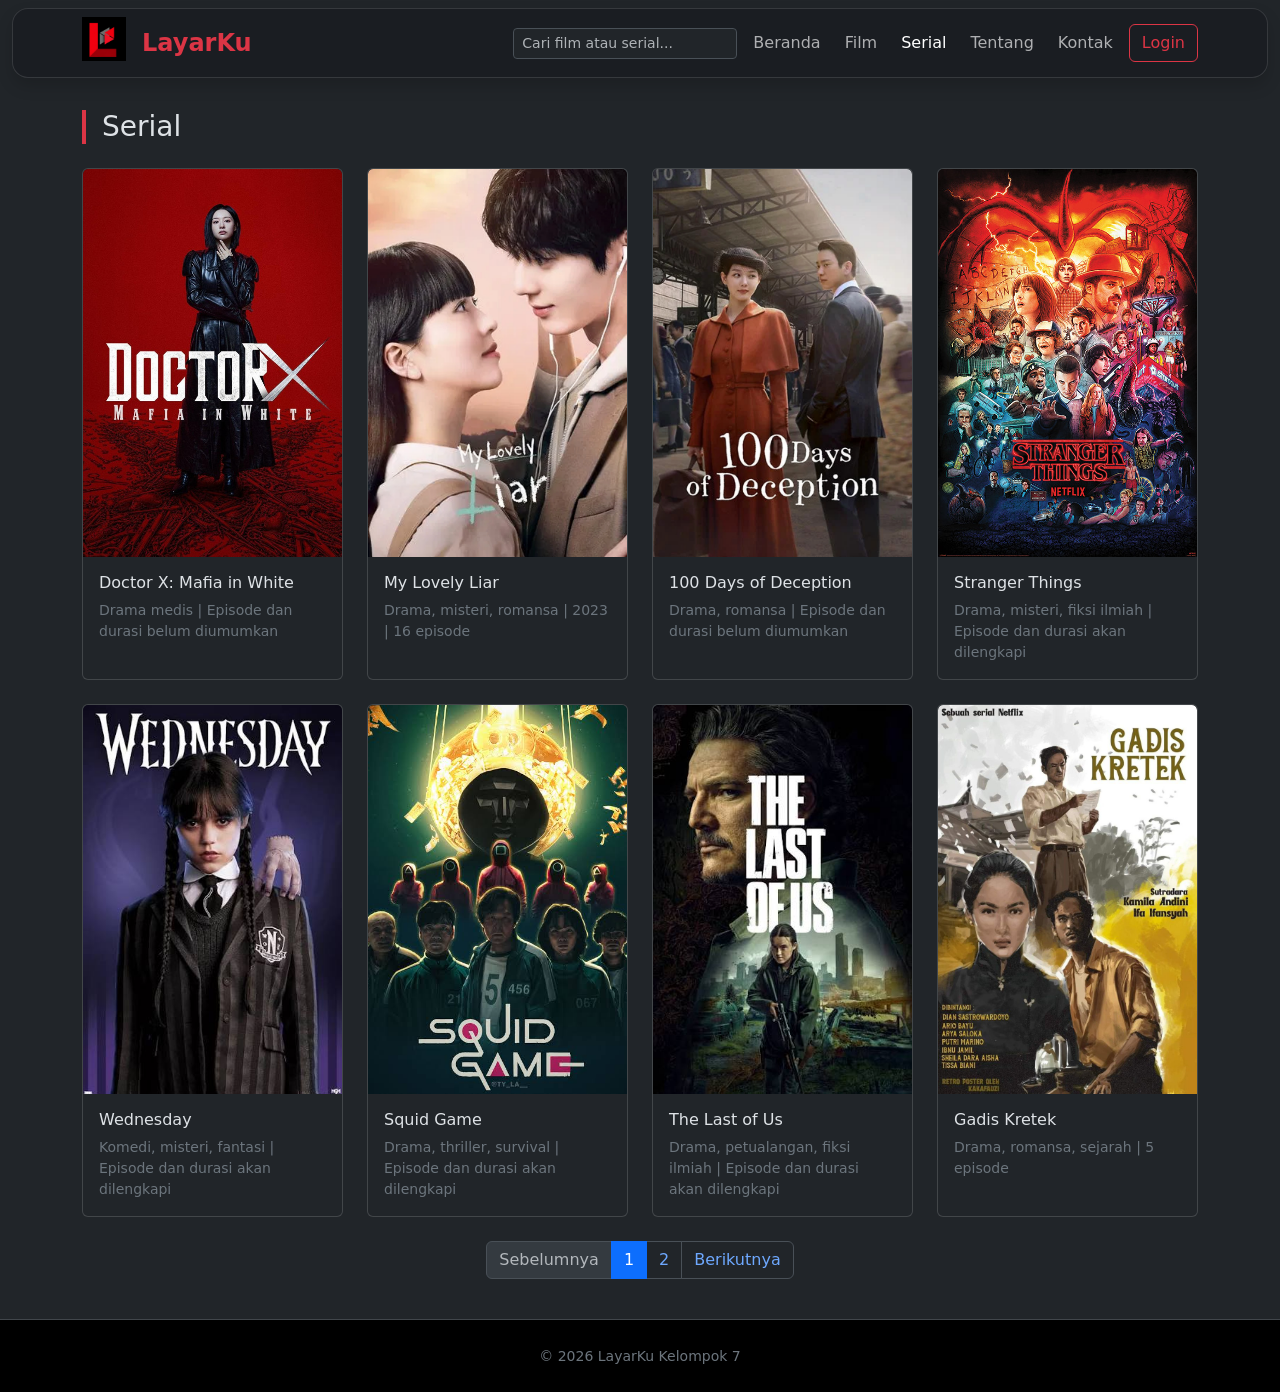
<file: serial.html>
<!doctype html>
<html lang="id" data-bs-theme="dark">

<head>
  <meta charset="utf-8">
  <meta name="viewport" content="width=device-width, initial-scale=1">
  <title>Serial - LayarKu</title>
  <link href="https://cdn.jsdelivr.net/npm/bootstrap@5.3.3/dist/css/bootstrap.min.css" rel="stylesheet"
    integrity="sha384-QWTKZyjpPEjISv5WaRU9OFeRpok6YctnYmDr5pNlyT2bRjXh0JMhjY6hW+ALEwIH" crossorigin="anonymous">
  <link rel="stylesheet" href="css/style.css">
</head>

<body>
  <nav class="navbar navbar-expand-lg bg-dark sticky-top shadow">
    <div class="container">
      <img src="img/LogoLayarku.jpg" class="float-start me-3 mb-2" alt="Logo" width="44" height="44">
      <a class="navbar-brand fs-4 text-danger fw-bold" href="index.html">LayarKu</a>
      <button class="navbar-toggler" type="button" data-bs-toggle="collapse" data-bs-target="#menuUtama"
        aria-label="Buka menu">
        <span class="navbar-toggler-icon"></span>
      </button>
      <div class="collapse navbar-collapse" id="menuUtama">
        <ul class="navbar-nav ms-auto align-items-lg-center gap-lg-2">
          <li class="nav-item">
            <form action="pencarian.html" method="get" class="navbar-search" role="search">
              <input class="form-control form-control-sm" type="search" name="q" placeholder="Cari film atau serial..."
                aria-label="Cari film atau serial">
            </form>
          </li>
          <li class="nav-item"><a class="nav-link" href="index.html">Beranda</a></li>
          <li class="nav-item"><a class="nav-link" href="film.html">Film</a></li>
          <li class="nav-item"><a class="nav-link active" aria-current="page" href="serial.html">Serial</a></li>
          <li class="nav-item"><a class="nav-link" href="tentang.html">Tentang</a></li>
          <li class="nav-item"><a class="nav-link" href="kontak.html">Kontak</a></li>
          <li class="nav-item"><a href="login.html" class="btn btn-outline-danger btn-md">Login</a></li>
        </ul>
      </div>
    </div>
  </nav>

  <main class="container py-4">
    <h1 class="h3 border-start border-danger border-4 ps-3 mb-3">Serial</h1>
    <p class="text-secondary mb-4"></p>
    <div class="row row-cols-2 row-cols-md-3 row-cols-lg-4 g-4" id="serialList">
      <div class="col">
        <div class="card h-100 overflow-hidden">
          <a href="detail-serial.html" aria-label="Lihat episode Doctor X: Mafia in White">
            <img src="img/poster1.jpg" class="card-img-top" style="aspect-ratio: 2 / 3; object-fit: cover;"
              alt="Poster Doctor X: Mafia in White">
          </a>
          <div class="card-body">
            <h2 class="h6 card-title">Doctor X: Mafia in White</h2>
            <p class="small text-secondary mb-0">Drama medis | Episode dan durasi belum diumumkan</p>
          </div>
        </div>
      </div>
      <div class="col">
        <div class="card h-100 overflow-hidden">
          <img src="img/poster13.jpeg" class="card-img-top" style="aspect-ratio: 2 / 3; object-fit: cover;"
            alt="Poster My Lovely Liar">
          <div class="card-body">
            <h2 class="h6 card-title">My Lovely Liar</h2>
            <p class="small text-secondary mb-0">Drama, misteri, romansa | 2023 | 16 episode</p>
          </div>
        </div>
      </div>
      <div class="col">
        <div class="card h-100 overflow-hidden">
          <img src="img/poster12.jpeg" class="card-img-top" style="aspect-ratio: 2 / 3; object-fit: cover;"
            alt="Poster 100 Days of Deception">
          <div class="card-body">
            <h2 class="h6 card-title">100 Days of Deception</h2>
            <p class="small text-secondary mb-0">Drama, romansa | Episode dan durasi belum diumumkan</p>
          </div>
        </div>
      </div>
      <div class="col">
        <div class="card h-100 overflow-hidden">
          <img src="img/poster17.jpg" class="card-img-top" style="aspect-ratio: 2 / 3; object-fit: cover;"
            alt="Poster Stranger Things">
          <div class="card-body">
            <h2 class="h6 card-title">Stranger Things</h2>
            <p class="small text-secondary mb-0">Drama, misteri, fiksi ilmiah | Episode dan durasi akan dilengkapi</p>
          </div>
        </div>
      </div>
      <div class="col">
        <div class="card h-100 overflow-hidden">
          <img src="img/poster18.jpeg" class="card-img-top" style="aspect-ratio: 2 / 3; object-fit: cover;"
            alt="Poster Wednesday">
          <div class="card-body">
            <h2 class="h6 card-title">Wednesday</h2>
            <p class="small text-secondary mb-0">Komedi, misteri, fantasi | Episode dan durasi akan dilengkapi</p>
          </div>
        </div>
      </div>
      <div class="col">
        <div class="card h-100 overflow-hidden">
          <img src="img/poster19.jpeg" class="card-img-top" style="aspect-ratio: 2 / 3; object-fit: cover;"
            alt="Poster Squid Game">
          <div class="card-body">
            <h2 class="h6 card-title">Squid Game</h2>
            <p class="small text-secondary mb-0">Drama, thriller, survival | Episode dan durasi akan dilengkapi</p>
          </div>
        </div>
      </div>
      <div class="col">
        <div class="card h-100 overflow-hidden">
          <img src="img/poster20.jpeg" class="card-img-top" style="aspect-ratio: 2 / 3; object-fit: cover;"
            alt="Poster The Last of Us">
          <div class="card-body">
            <h2 class="h6 card-title">The Last of Us</h2>
            <p class="small text-secondary mb-0">Drama, petualangan, fiksi ilmiah | Episode dan durasi akan dilengkapi
            </p>
          </div>
        </div>
      </div>
      <div class="col">
        <div class="card h-100 overflow-hidden">
          <img src="img/poster21.jpg" class="card-img-top" style="aspect-ratio: 2 / 3; object-fit: cover;"
            alt="Poster Gadis Kretek">
          <div class="card-body">
            <h2 class="h6 card-title">Gadis Kretek</h2>
            <p class="small text-secondary mb-0">Drama, romansa, sejarah | 5 episode</p>
          </div>
        </div>
      </div>
      <div class="col">
        <div class="card h-100 overflow-hidden">
          <!-- TODO: ganti src dengan gambar poster Anda -->
          <img src="img/poster25.jpeg" class="card-img-top" style="aspect-ratio: 2 / 3; object-fit: cover;"
            alt="Poster Crash Landing on You">
          <div class="card-body">
            <h2 class="h6 card-title">Crash Landing on You</h2>
            <p class="small text-secondary mb-0">Drama, romansa, komedi | 2019 | 16 episode</p>
          </div>
        </div>
      </div>
      <div class="col">
        <div class="card h-100 overflow-hidden">
          <!-- TODO: ganti src dengan gambar poster Anda -->
          <img src="img/poster26.webp" class="card-img-top" style="aspect-ratio: 2 / 3; object-fit: cover;"
            alt="Poster Breaking Bad">
          <div class="card-body">
            <h2 class="h6 card-title">Breaking Bad</h2>
            <p class="small text-secondary mb-0">Drama, kriminal, thriller | 2008-2013 | 62 episode</p>
          </div>
        </div>
      </div>
      <div class="col">
        <div class="card h-100 overflow-hidden">
          <!-- TODO: ganti src dengan gambar poster Anda -->
          <img src="img/poster27.webp" class="card-img-top" style="aspect-ratio: 2 / 3; object-fit: cover;"
            alt="Poster Money Heist">
          <div class="card-body">
            <h2 class="h6 card-title">Money Heist</h2>
            <p class="small text-secondary mb-0">Aksi, thriller, kriminal | 2017-2021 | 41 episode</p>
          </div>
        </div>
      </div>
      <div class="col">
        <div class="card h-100 overflow-hidden">
          <!-- TODO: ganti src dengan gambar poster Anda -->
          <img src="img/poster28.jpeg" class="card-img-top" style="aspect-ratio: 2 / 3; object-fit: cover;"
            alt="Poster Game of Thrones">
          <div class="card-body">
            <h2 class="h6 card-title">Game of Thrones</h2>
            <p class="small text-secondary mb-0">Fantasi, drama, aksi | 2011-2019 | 73 episode</p>
          </div>
        </div>
      </div>
      <div class="col">
        <div class="card h-100 overflow-hidden">
          <!-- TODO: ganti src dengan gambar poster Anda (contoh: img/poster29.jpg) -->
          <img src="img/poster29.webp" class="card-img-top" style="aspect-ratio: 2 / 3; object-fit: cover;"
            alt="Poster Dark">
          <div class="card-body">
            <h2 class="h6 card-title">Dark</h2>
            <p class="small text-secondary mb-0">Misteri, fiksi ilmiah, thriller | 2017-2020 | 26 episode</p>
          </div>
        </div>
      </div>
      <div class="col">
        <div class="card h-100 overflow-hidden">
          <!-- TODO: ganti src dengan gambar poster Anda (contoh: img/poster30.jpg) -->
          <img src="img/poster30.webp" class="card-img-top" style="aspect-ratio: 2 / 3; object-fit: cover;"
            alt="Poster Moving">
          <div class="card-body">
            <h2 class="h6 card-title">Moving</h2>
            <p class="small text-secondary mb-0">Aksi, fantasi, drama | 2023 | 20 episode</p>
          </div>
        </div>
      </div>
      <div class="col">
        <div class="card h-100 overflow-hidden">
          <!-- TODO: ganti src dengan gambar poster Anda (contoh: img/poster31.jpg) -->
          <img src="img/poster31.webp" class="card-img-top" style="aspect-ratio: 2 / 3; object-fit: cover;"
            alt="Poster Alice in Borderland">
          <div class="card-body">
            <h2 class="h6 card-title">Alice in Borderland</h2>
            <p class="small text-secondary mb-0">Fiksi ilmiah, thriller, aksi | 2020-2022 | 16 episode</p>
          </div>
        </div>
      </div>
      <div class="col">
        <div class="card h-100 overflow-hidden">
          <!-- TODO: ganti src dengan gambar poster Anda (contoh: img/poster32.jpg) -->
          <img src="img/poster32.jpg" class="card-img-top" style="aspect-ratio: 2 / 3; object-fit: cover;"
            alt="Poster Peaky Blinders">
          <div class="card-body">
            <h2 class="h6 card-title">Peaky Blinders</h2>
            <p class="small text-secondary mb-0">Kriminal, drama, sejarah | 2013-2022 | 36 episode</p>
          </div>
        </div>
      </div>
    </div>
    <nav class="mt-4" aria-label="Navigasi halaman serial">
      <ul class="pagination justify-content-center" id="serialPagination"></ul>
    </nav>
    <p class="small text-secondary text-center" id="serialPageStatus" aria-live="polite"></p>
  </main>

  <footer class="py-4 text-center bg-black border-top border-secondary-subtle">
    <small class="text-secondary">&copy; 2026 LayarKu Kelompok 7</small>
  </footer>

  <script src="https://cdn.jsdelivr.net/npm/bootstrap@5.3.3/dist/js/bootstrap.bundle.min.js"
    integrity="sha384-YvpcrYf0tY3lHB60NNkmXc5s9fDVZLESaAA55NDzOxhy9GkcIdslK1eN7N6jIeHz"
    crossorigin="anonymous"></script>
  <script>
    const serialCards = Array.from(document.querySelectorAll("#serialList > .col"));
    const pagination = document.getElementById("serialPagination");
    const pageSize = 8;
    let currentPage = 1;

    function renderPageButton(label, page, options = {}) {
      const item = document.createElement("li");
      item.className = `page-item${options.active ? " active" : ""}${options.disabled ? " disabled" : ""}`;

      const button = document.createElement("button");
      button.className = "page-link";
      button.type = "button";
      button.textContent = label;
      button.dataset.page = page;
      button.disabled = Boolean(options.disabled);

      if (options.active) {
        button.setAttribute("aria-current", "page");
      }
      if (options.label) {
        button.setAttribute("aria-label", options.label);
      }

      item.append(button);
      pagination.append(item);
    }

    function showPage(page) {
      const totalPages = Math.ceil(serialCards.length / pageSize);
      currentPage = Math.max(1, Math.min(page, totalPages));
      const firstSerial = (currentPage - 1) * pageSize;
      const lastSerial = Math.min(firstSerial + pageSize, serialCards.length);

      serialCards.forEach((card, index) => {
        card.classList.toggle("d-none", index < firstSerial || index >= lastSerial);
      });

      pagination.replaceChildren();
      renderPageButton("Sebelumnya", currentPage - 1, {
        disabled: currentPage === 1,
        label: "Halaman sebelumnya"
      });
      for (let pageNumber = 1; pageNumber <= totalPages; pageNumber += 1) {
        renderPageButton(pageNumber, pageNumber, {
          active: pageNumber === currentPage,
          label: `Halaman ${pageNumber}`
        });
      }
      renderPageButton("Berikutnya", currentPage + 1, {
        disabled: currentPage === totalPages,
        label: "Halaman berikutnya"
      });
    }

    pagination.addEventListener("click", (event) => {
      const button = event.target.closest("button[data-page]");
      if (button && !button.disabled) {
        showPage(Number(button.dataset.page));
      }
    });

    showPage(currentPage);
  </script>
</body>

</html>
</file>
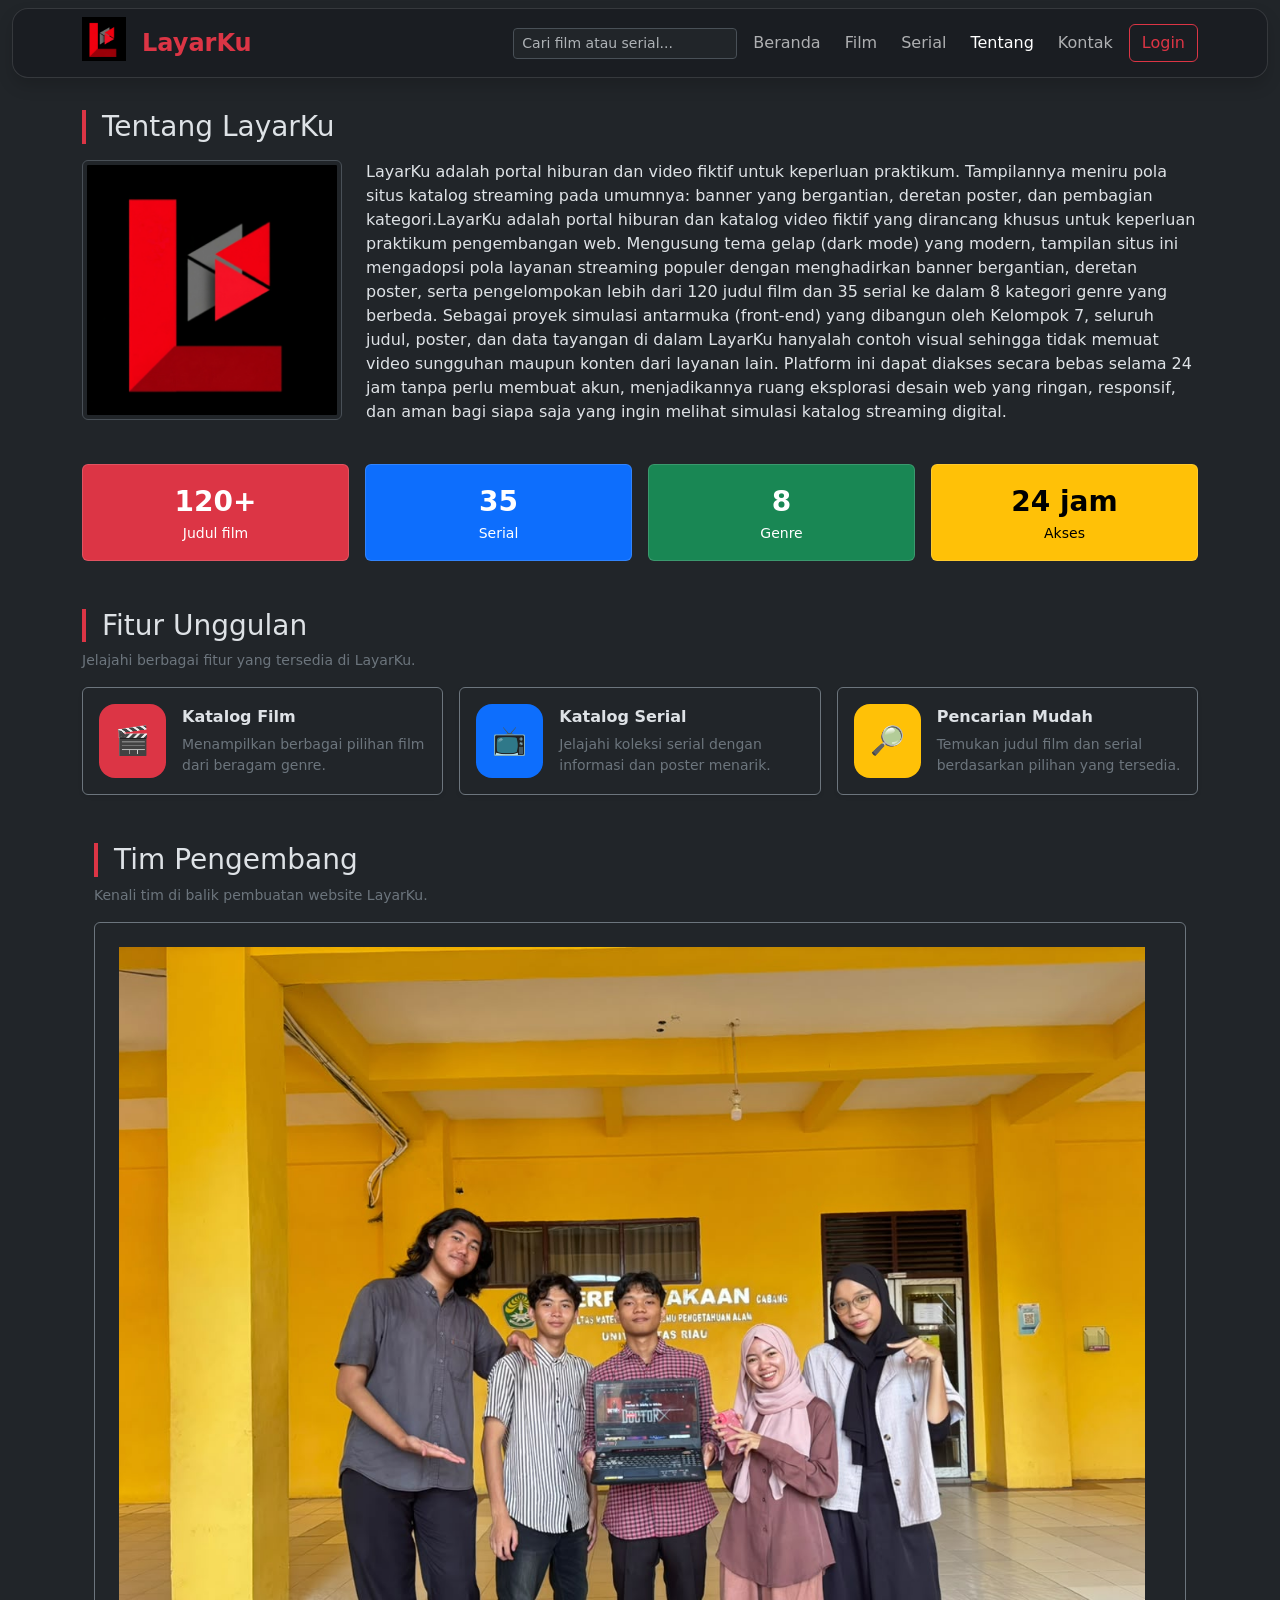
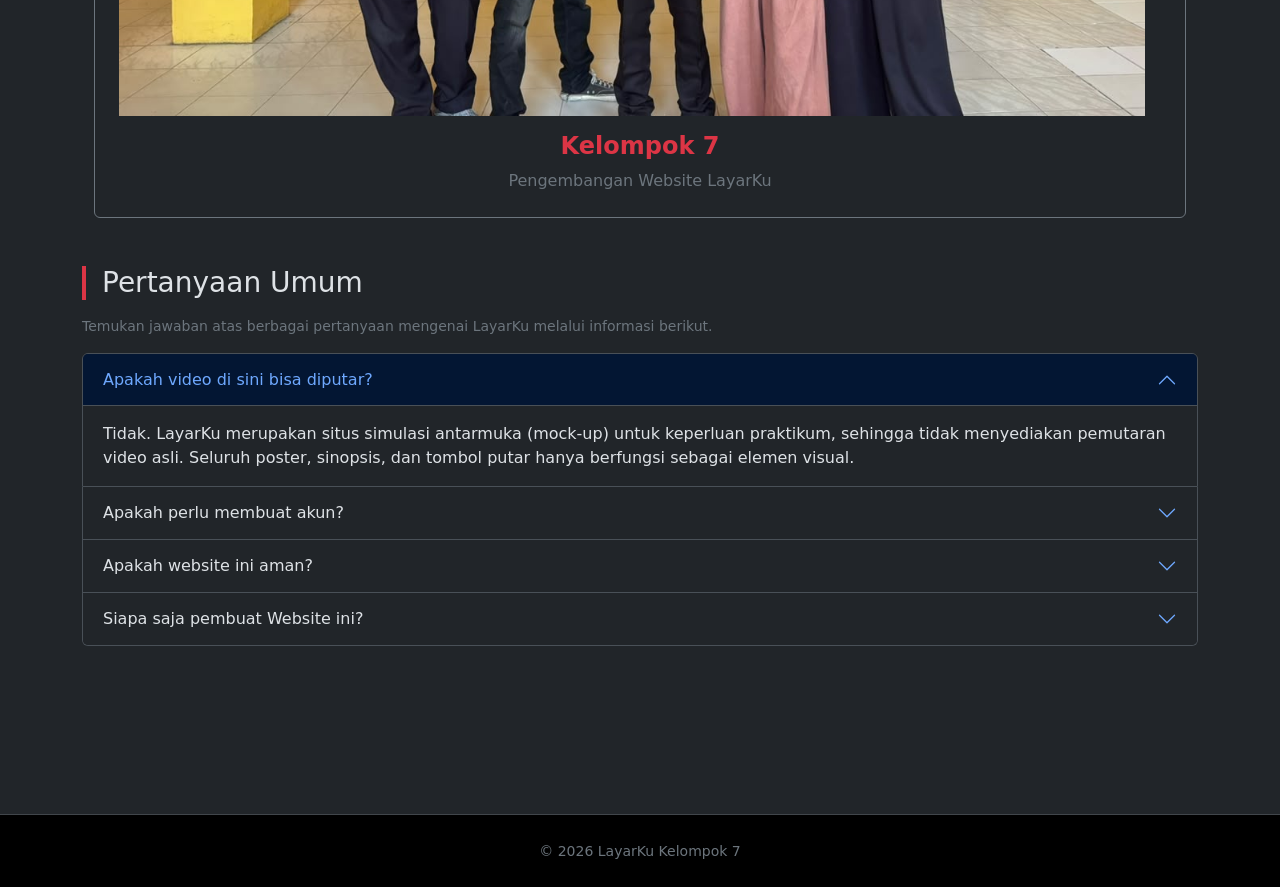
<file: tentang.html>
<!doctype html>
<html lang="id" data-bs-theme="dark">

<head>
  <meta charset="utf-8">
  <meta name="viewport" content="width=device-width, initial-scale=1">
  <title>Tentang - LayarKu</title>
  <link href="https://cdn.jsdelivr.net/npm/bootstrap@5.3.3/dist/css/bootstrap.min.css" rel="stylesheet"
    integrity="sha384-QWTKZyjpPEjISv5WaRU9OFeRpok6YctnYmDr5pNlyT2bRjXh0JMhjY6hW+ALEwIH" crossorigin="anonymous">
  <link rel="stylesheet" href="css/style.css">
</head>

<body>
  <nav class="navbar navbar-expand-lg bg-dark sticky-top shadow">
    <div class="container">
      <img src="img/LogoLayarku.jpg" class="float-start me-3 mb-2" alt="Logo" width="44" height="44">
      <a class="navbar-brand fs-4 text-danger fw-bold" href="index.html">LayarKu</a>
      <button class="navbar-toggler" type="button" data-bs-toggle="collapse" data-bs-target="#menuUtama"
        aria-label="Buka menu">
        <span class="navbar-toggler-icon"></span>
      </button>
      <div class="collapse navbar-collapse" id="menuUtama">
        <ul class="navbar-nav ms-auto align-items-lg-center gap-lg-2">
          <li class="nav-item">
            <form action="pencarian.html" method="get" class="navbar-search" role="search">
              <input class="form-control form-control-sm" type="search" name="q" placeholder="Cari film atau serial..."
                aria-label="Cari film atau serial">
            </form>
          </li>
          <li class="nav-item"><a class="nav-link" href="index.html">Beranda</a></li>
          <li class="nav-item"><a class="nav-link" href="film.html">Film</a></li>
          <li class="nav-item"><a class="nav-link" href="serial.html">Serial</a></li>
          <li class="nav-item"><a class="nav-link active" aria-current="page" href="tentang.html">Tentang</a></li>
          <li class="nav-item"><a class="nav-link" href="kontak.html">Kontak</a></li>
          <li class="nav-item"><a href="login.html" class="btn btn-outline-danger btn-md">Login</a></li>
        </ul>
      </div>
    </div>
  </nav>

  <main class="container py-4">
    <h1 class="h3 border-start border-danger border-4 ps-3 mb-3">Tentang LayarKu</h1>
    <section class="clearfix mb-4">
      <img src="img/LogoLayarku.jpg" class="img-thumbnail float-start me-4 mb-2" alt="Ilustrasi pemutar video"
        width="260">
      <p>LayarKu adalah portal hiburan dan video fiktif untuk keperluan praktikum. Tampilannya meniru pola
        situs katalog streaming pada umumnya: banner yang bergantian, deretan poster, dan pembagian kategori.LayarKu
        adalah portal hiburan dan katalog video fiktif yang dirancang khusus untuk keperluan praktikum pengembangan web.
        Mengusung tema gelap (dark mode) yang modern, tampilan situs ini mengadopsi pola layanan streaming populer
        dengan menghadirkan banner bergantian, deretan poster, serta pengelompokan lebih dari 120 judul film dan 35
        serial ke dalam 8 kategori genre yang berbeda.
        Sebagai proyek simulasi antarmuka (front-end) yang dibangun oleh Kelompok 7, seluruh judul, poster, dan data
        tayangan di
        dalam LayarKu hanyalah contoh visual sehingga tidak memuat video
        sungguhan maupun konten dari layanan lain. Platform ini dapat diakses secara bebas selama 24 jam tanpa perlu
        membuat akun, menjadikannya ruang eksplorasi desain web yang
        ringan, responsif, dan aman bagi siapa saja yang ingin melihat simulasi katalog streaming digital.</p>
    </section>

    <div class="row row-cols-2 row-cols-md-4 g-3 mb-5">
      <div class="col">
        <div class="card text-bg-danger">
          <div class="card-body text-center">
            <div class="fs-3 fw-bold">120+</div>
            <div class="small">Judul film</div>
          </div>
        </div>
      </div>
      <div class="col">
        <div class="card text-bg-primary">
          <div class="card-body text-center">
            <div class="fs-3 fw-bold">35</div>
            <div class="small">Serial</div>
          </div>
        </div>
      </div>
      <div class="col">
        <div class="card text-bg-success">
          <div class="card-body text-center">
            <div class="fs-3 fw-bold">8</div>
            <div class="small">Genre</div>
          </div>
        </div>
      </div>
      <div class="col">
        <div class="card text-bg-warning">
          <div class="card-body text-center">
            <div class="fs-3 fw-bold">24 jam</div>
            <div class="small">Akses</div>
          </div>
        </div>
      </div>
    </div>

    <!-- SECTION FITUR UNGGULAN -->
    <section class="mb-5">

      <h2 class="h3 border-start border-danger border-4 ps-3 mb-2">
        Fitur Unggulan
      </h2>

      <p class="text-secondary small mb-3">
        Jelajahi berbagai fitur yang tersedia di LayarKu.
      </p>

      <div class="row g-3">

        <!-- Card Katalog Film -->
        <div class="col-md-4">
          <div class="card bg-dark border-secondary h-100 shadow-sm">
            <div class="card-body d-flex align-items-center gap-3">

              <div class="bg-danger rounded-4 p-3 text-white fs-3">
                🎬
              </div>

              <div class="flex-grow-1">
                <h6 class="fw-bold mb-2">Katalog Film</h6>
                <p class="text-secondary small mb-0">
                  Menampilkan berbagai pilihan film dari beragam genre.
                </p>
              </div>

            </div>
          </div>
        </div>

        <!-- Card Katalog Serial -->
        <div class="col-md-4">
          <div class="card bg-dark border-secondary h-100 shadow-sm">
            <div class="card-body d-flex align-items-center gap-3">

              <div class="bg-primary rounded-4 p-3 text-white fs-3">
                📺
              </div>

              <div class="flex-grow-1">
                <h6 class="fw-bold mb-2">Katalog Serial</h6>
                <p class="text-secondary small mb-0">
                  Jelajahi koleksi serial dengan informasi dan poster menarik.
                </p>
              </div>

            </div>
          </div>
        </div>

        <!-- Card Pencarian Mudah -->
        <div class="col-md-4">
          <div class="card bg-dark border-secondary h-100 shadow-sm">
            <div class="card-body d-flex align-items-center gap-3">

              <div class="bg-warning rounded-4 p-3 text-white fs-3">
                🔎
              </div>

              <div class="flex-grow-1">
                <h6 class="fw-bold mb-2">Pencarian Mudah</h6>
                <p class="text-secondary small mb-0">
                  Temukan judul film dan serial berdasarkan pilihan yang tersedia.
                </p>
              </div>

            </div>
          </div>
        </div>

      </div>
    </section>
    <!-- AKHIR SECTION FITUR UNGGULAN -->


    <!-- SECTION TIM PENGEMBANG -->
    <section class="container my-5">
      <h2 class="h3 border-start border-danger border-4 ps-3 mb-2">
        Tim Pengembang
      </h2>
      <p class="text-secondary small mb-3">
        Kenali tim di balik pembuatan website LayarKu.
      </p>
      <div class="card bg-dark border-secondary text-center p-4">
        
      <img src="img/poto kelompok.jpeg" class="float-start me-3 mb-2">
        <div class="fs-1 mb-2">
        </div>
        <h4 class="fw-bold text-danger">
          Kelompok 7
        </h4>
        <p class="text-secondary mb-0">
          Pengembangan Website LayarKu
        </p>
      </div>
    </section>
    <!-- AKHIR SECTION TIM PENGEMBANG -->

    <h2 class="h3 border-start border-danger border-4 ps-3 mb-3">Pertanyaan Umum</h2>
    <p class="text-secondary small mb-3">
      Temukan jawaban atas berbagai pertanyaan mengenai LayarKu melalui informasi berikut.
    </p>
    <div class="accordion" id="faq">
      <div class="accordion-item">
        <h2 class="accordion-header">
          <button class="accordion-button" data-bs-toggle="collapse" data-bs-target="#faq1">Apakah video di sini bisa
            diputar?</button>
        </h2>
        <div id="faq1" class="accordion-collapse collapse show" data-bs-parent="#faq">
          <div class="accordion-body">Tidak. LayarKu merupakan situs simulasi antarmuka (mock-up) untuk keperluan
            praktikum, sehingga tidak menyediakan pemutaran video asli. Seluruh poster, sinopsis, dan tombol putar hanya
            berfungsi sebagai elemen visual.</div>
        </div>
      </div>
      <div class="accordion-item">
        <h2 class="accordion-header">
          <button class="accordion-button collapsed" data-bs-toggle="collapse" data-bs-target="#faq2">Apakah perlu
            membuat akun?</button>
        </h2>
        <div id="faq2" class="accordion-collapse collapse" data-bs-parent="#faq">
          <div class="accordion-body">Tidak wajib. Kamu dapat langsung menjelajahi seluruh tampilan halaman, melihat
            daftar katalog film maupun serial, dan mencoba navigasi menu secara bebas tanpa proses pendaftaran atau
            login. Namun kami menyediakan opsi login untuk pengguna agar bisa menikmati lebih banyak konten.</div>
        </div>
      </div>
      <div class="accordion-item">
        <h2 class="accordion-header">
          <button class="accordion-button collapsed" data-bs-toggle="collapse" data-bs-target="#faq3">Apakah website ini
            aman?</button>
        </h2>
        <div id="faq3" class="accordion-collapse collapse" data-bs-parent="#faq">
          <div class="accordion-body">Sangat aman. Website ini bersifat statis, tidak mengumpulkan data pribadi
            pengguna, tidak meminta informasi pembayaran, serta tidak memuat tautan atau unduhan berbahaya dari pihak
            ketiga.</div>
        </div>
      </div>
      <div class="accordion-item">
        <h2 class="accordion-header">
          <button class="accordion-button collapsed" data-bs-toggle="collapse" data-bs-target="#faq4">Siapa saja pembuat
            Website ini?</button>
        </h2>
        <div id="faq4" class="accordion-collapse collapse" data-bs-parent="#faq">
          <div class="accordion-body">
            <pre>
          Web ini dibuat oleh Kelompok 7 Dengan anggota:
          1. Firman Aidil (25031102247)
          2. Gita NurHidayah (25031207225)
          3. Kevin Felix (25031104679)
          4. M. Alif Syabani (25031105275)
          5. Nesa Sumarlin (25031105113)
        </pre>
          </div>
        </div>
      </div>
    </div>
  </main>

  <br>
  <br>
  <br>
  <br>
  <br>
  <br>

  <footer class="py-4 text-center bg-black border-top border-secondary-subtle">
    <small class="text-secondary">&copy; 2026 LayarKu Kelompok 7</small>
  </footer>


  <script src="https://cdn.jsdelivr.net/npm/bootstrap@5.3.3/dist/js/bootstrap.bundle.min.js"
    integrity="sha384-YvpcrYf0tY3lHB60NNkmXc5s9fDVZLESaAA55NDzOxhy9GkcIdslK1eN7N6jIeHz"
    crossorigin="anonymous"></script>
</body>

</html>
</file>
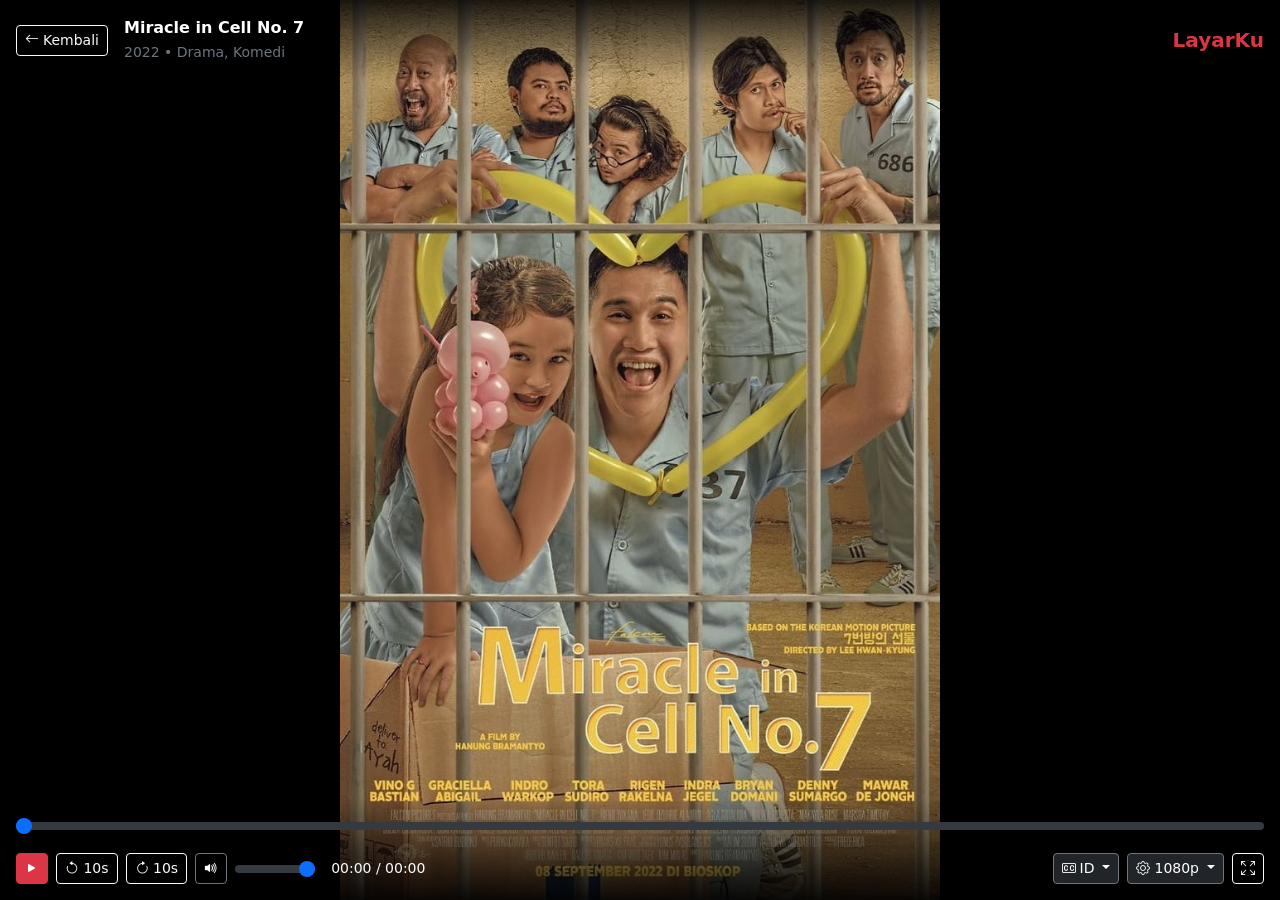
<file: tonton-film.html>
<!doctype html>
<html lang="id" data-bs-theme="dark">

<head>
  <meta charset="utf-8">
  <meta name="viewport" content="width=device-width, initial-scale=1">
  <title>Menonton: Miracle in Cell No. 7 - LayarKu</title>
  <link href="https://cdn.jsdelivr.net/npm/bootstrap@5.3.3/dist/css/bootstrap.min.css" rel="stylesheet"
    integrity="sha384-QWTKZyjpPEjISv5WaRU9OFeRpok6YctnYmDr5pNlyT2bRjXh0JMhjY6hW+ALEwIH" crossorigin="anonymous">
  <link rel="stylesheet" href="https://cdn.jsdelivr.net/npm/bootstrap-icons@1.11.3/font/bootstrap-icons.min.css">
  <style>
    .overlay-atas {
      background: linear-gradient(to bottom, rgba(0, 0, 0, 0.85), transparent);
    }

    .overlay-bawah {
      background: linear-gradient(to top, rgba(0, 0, 0, 0.9), transparent);
    }

    .overlay-atas,
    .overlay-bawah {
      transition: opacity 0.35s ease, visibility 0.35s ease;
    }

    .player-idle .overlay-atas,
    .player-idle .overlay-bawah {
      opacity: 0;
      visibility: hidden;
      pointer-events: none;
    }

    .player-idle {
      cursor: none;
    }

    .slider-volume {
      width: 80px;
    }
  </style>
</head>

<body class="bg-black text-white">

  <div id="wadahPemutar" class="position-relative min-vh-100 d-flex align-items-center justify-content-center bg-black">

    <!-- Bagian Atas: Tombol Kembali dan Judul Film -->
    <div
      class="overlay-atas position-fixed top-0 start-0 end-0 z-3 p-3 d-flex justify-content-between align-items-center">
      <div class="d-flex align-items-center gap-3">
        <a href="detail-film.html" class="btn btn-outline-light btn-sm">
          <i class="bi bi-arrow-left me-1"></i>Kembali
        </a>
        <div>
          <div class="fw-bold">Miracle in Cell No. 7</div>
          <small class="text-secondary">2022 &bull; Drama, Komedi</small>
        </div>
      </div>
      <span class="text-danger fw-bold fs-5 d-none d-md-inline">LayarKu</span>
    </div>

    <!-- Video Utama -->
    <video id="videoFilm" class="w-100 vh-100 object-fit-contain" poster="img/poster2.jpeg" preload="metadata"
      playsinline>
      <source src="video/trailer-miracle.mp4" type="video/mp4">
      Browser Anda tidak mendukung pemutar video.
    </video>

    <!-- Bagian Bawah: Kontrol Pemutar -->
    <div class="overlay-bawah position-fixed bottom-0 start-0 end-0 z-3 p-3">
      <!-- Baris Waktu / Seek -->
      <div class="mb-2">
        <label for="barWaktu" class="visually-hidden">Geser posisi video</label>
        <input type="range" id="barWaktu" class="form-range" min="0" max="100" value="0" step="0.1">
      </div>

      <!-- Baris Tombol Kontrol -->
      <div class="d-flex flex-wrap justify-content-between align-items-center gap-2">

        <!-- Kiri: Play/Pause, Mundur/Maju 10 Detik, Volume, Durasi -->
        <div class="d-flex align-items-center gap-2">
          <button type="button" id="tombolPlay" class="btn btn-danger btn-sm">
            <i id="ikonPlay" class="bi bi-play-fill"></i>
          </button>

          <button type="button" id="tombolMundur" class="btn btn-outline-light btn-sm" title="Mundur 10 detik">
            <i class="bi bi-arrow-counterclockwise"></i> 10s
          </button>

          <button type="button" id="tombolMaju" class="btn btn-outline-light btn-sm" title="Maju 10 detik">
            <i class="bi bi-arrow-clockwise"></i> 10s
          </button>

          <button type="button" id="tombolSuara" class="btn btn-outline-secondary btn-sm text-white">
            <i id="ikonSuara" class="bi bi-volume-up-fill"></i>
          </button>

          <label for="barVolume" class="visually-hidden">Atur volume</label>
          <input type="range" id="barVolume" class="form-range slider-volume mb-0" min="0" max="1" step="0.05"
            value="1">

          <small id="teksWaktu" class="text-light ms-2">00:00 / 00:00</small>
        </div>

        <!-- Kanan: Subtitle, Kualitas, Layar Penuh -->
        <div class="d-flex align-items-center gap-2">
          <!-- Pilihan Subtitle -->
          <div class="dropdown">
            <button class="btn btn-dark btn-sm border-secondary dropdown-toggle" type="button"
              data-bs-toggle="dropdown">
              <i class="bi bi-badge-cc me-1"></i><span id="labelSubtitle">ID</span>
            </button>
            <ul class="dropdown-menu dropdown-menu-dark dropdown-menu-end">
              <li><button class="dropdown-item pilih-subtitle" data-sub="ID" type="button">Indonesia</button></li>
              <li><button class="dropdown-item pilih-subtitle" data-sub="EN" type="button">English</button></li>
              <li><button class="dropdown-item pilih-subtitle" data-sub="OFF" type="button">Nonaktif</button></li>
            </ul>
          </div>

          <!-- Pilihan Kualitas -->
          <div class="dropdown">
            <button class="btn btn-dark btn-sm border-secondary dropdown-toggle" type="button"
              data-bs-toggle="dropdown">
              <i class="bi bi-gear me-1"></i><span id="labelKualitas">1080p</span>
            </button>
            <ul class="dropdown-menu dropdown-menu-dark dropdown-menu-end">
              <li><button class="dropdown-item pilih-kualitas" data-qual="1080p" type="button">1080p Full HD</button>
              </li>
              <li><button class="dropdown-item pilih-kualitas" data-qual="720p" type="button">720p HD</button></li>
              <li><button class="dropdown-item pilih-kualitas" data-qual="480p" type="button">480p SD</button></li>
            </ul>
          </div>

          <!-- Layar Penuh -->
          <button type="button" id="tombolLayarPenuh" class="btn btn-outline-light btn-sm" title="Layar penuh">
            <i id="ikonLayarPenuh" class="bi bi-arrows-fullscreen"></i>
          </button>
        </div>

      </div>
    </div>

  </div>

  <script src="https://cdn.jsdelivr.net/npm/bootstrap@5.3.3/dist/js/bootstrap.bundle.min.js"
    integrity="sha384-YvpcrYf0tY3lHB60NNkmXc5s9fDVZLESaAA55NDzOxhy9GkcIdslK1eN7N6jIeHz"
    crossorigin="anonymous"></script>
  <script>
    const wadahPemutar = document.getElementById('wadahPemutar');
    const video = document.getElementById('videoFilm');
    const tombolPlay = document.getElementById('tombolPlay');
    const ikonPlay = document.getElementById('ikonPlay');
    const tombolMundur = document.getElementById('tombolMundur');
    const tombolMaju = document.getElementById('tombolMaju');
    const tombolSuara = document.getElementById('tombolSuara');
    const ikonSuara = document.getElementById('ikonSuara');
    const barVolume = document.getElementById('barVolume');
    const barWaktu = document.getElementById('barWaktu');
    const teksWaktu = document.getElementById('teksWaktu');
    const labelSubtitle = document.getElementById('labelSubtitle');
    const labelKualitas = document.getElementById('labelKualitas');
    const tombolLayarPenuh = document.getElementById('tombolLayarPenuh');
    const ikonLayarPenuh = document.getElementById('ikonLayarPenuh');

    // Sembunyikan kontrol saat pengguna diam, tampilkan lagi saat di-hover / digerakkan
    let timerDiam;
    function tampilkanKontrol() {
      wadahPemutar.classList.remove('player-idle');
      clearTimeout(timerDiam);
      timerDiam = setTimeout(() => {
        const adaDropdownTerbuka = document.querySelector('.dropdown-menu.show');
        if (!adaDropdownTerbuka) {
          wadahPemutar.classList.add('player-idle');
        }
      }, 2500);
    }

    ['mousemove', 'mouseenter', 'pointermove', 'touchstart', 'keydown'].forEach(eventName => {
      wadahPemutar.addEventListener(eventName, tampilkanKontrol, { passive: true });
    });

    wadahPemutar.addEventListener('mouseleave', () => {
      clearTimeout(timerDiam);
      const adaDropdownTerbuka = document.querySelector('.dropdown-menu.show');
      if (!adaDropdownTerbuka) {
        wadahPemutar.classList.add('player-idle');
      }
    });

    document.addEventListener('hidden.bs.dropdown', tampilkanKontrol);
    tampilkanKontrol();

    // Mengubah detik menjadi format MM:SS
    function formatMenitDetik(detik) {
      if (!Number.isFinite(detik) || detik < 0) {
        return '00:00';
      }
      const menit = Math.floor(detik / 60);
      const sisaDetik = Math.floor(detik % 60);
      return String(menit).padStart(2, '0') + ':' + String(sisaDetik).padStart(2, '0');
    }

    // Putar atau jeda video
    function putarAtauJeda() {
      if (video.paused) {
        video.play().catch(() => { });
      } else {
        video.pause();
      }
    }

    tombolPlay.addEventListener('click', putarAtauJeda);
    video.addEventListener('click', putarAtauJeda);

    video.addEventListener('play', () => {
      ikonPlay.className = 'bi bi-pause-fill';
    });

    video.addEventListener('pause', () => {
      ikonPlay.className = 'bi bi-play-fill';
    });

    // Mundur dan maju 10 detik
    tombolMundur.addEventListener('click', () => {
      video.currentTime = Math.max(0, video.currentTime - 10);
    });

    tombolMaju.addEventListener('click', () => {
      if (Number.isFinite(video.duration)) {
        video.currentTime = Math.min(video.duration, video.currentTime + 10);
      }
    });

    // Bisukan / nyalakan suara dan atur volume
    tombolSuara.addEventListener('click', () => {
      video.muted = !video.muted;
      barVolume.value = video.muted ? 0 : video.volume;
      ikonSuara.className = video.muted ? 'bi bi-volume-mute-fill' : 'bi bi-volume-up-fill';
    });

    barVolume.addEventListener('input', () => {
      video.volume = parseFloat(barVolume.value);
      video.muted = video.volume === 0;
      ikonSuara.className = video.muted ? 'bi bi-volume-mute-fill' : 'bi bi-volume-up-fill';
    });

    // Perbarui tampilan durasi dan slider saat video berjalan
    video.addEventListener('loadedmetadata', () => {
      teksWaktu.textContent = '00:00 / ' + formatMenitDetik(video.duration);
    });

    video.addEventListener('timeupdate', () => {
      if (Number.isFinite(video.duration) && video.duration > 0) {
        barWaktu.value = (video.currentTime / video.duration) * 100;
        teksWaktu.textContent = formatMenitDetik(video.currentTime) + ' / ' + formatMenitDetik(video.duration);
      }
    });

    // Geser posisi video lewat bar waktu
    barWaktu.addEventListener('input', () => {
      if (Number.isFinite(video.duration) && video.duration > 0) {
        video.currentTime = (parseFloat(barWaktu.value) / 100) * video.duration;
      }
    });

    // Ganti label subtitle (tanpa memunculkan teks subtitle di layar)
    document.querySelectorAll('.pilih-subtitle').forEach(item => {
      item.addEventListener('click', () => {
        labelSubtitle.textContent = item.dataset.sub;
      });
    });

    // Ganti label kualitas video
    document.querySelectorAll('.pilih-kualitas').forEach(item => {
      item.addEventListener('click', () => {
        labelKualitas.textContent = item.dataset.qual;
      });
    });

    // Mode layar penuh
    tombolLayarPenuh.addEventListener('click', () => {
      if (!document.fullscreenElement) {
        document.documentElement.requestFullscreen().catch(() => { });
      } else {
        document.exitFullscreen().catch(() => { });
      }
    });

    document.addEventListener('fullscreenchange', () => {
      ikonLayarPenuh.className = document.fullscreenElement
        ? 'bi bi-fullscreen-exit'
        : 'bi bi-arrows-fullscreen';
    });
  </script>
</body>

</html>
</file>
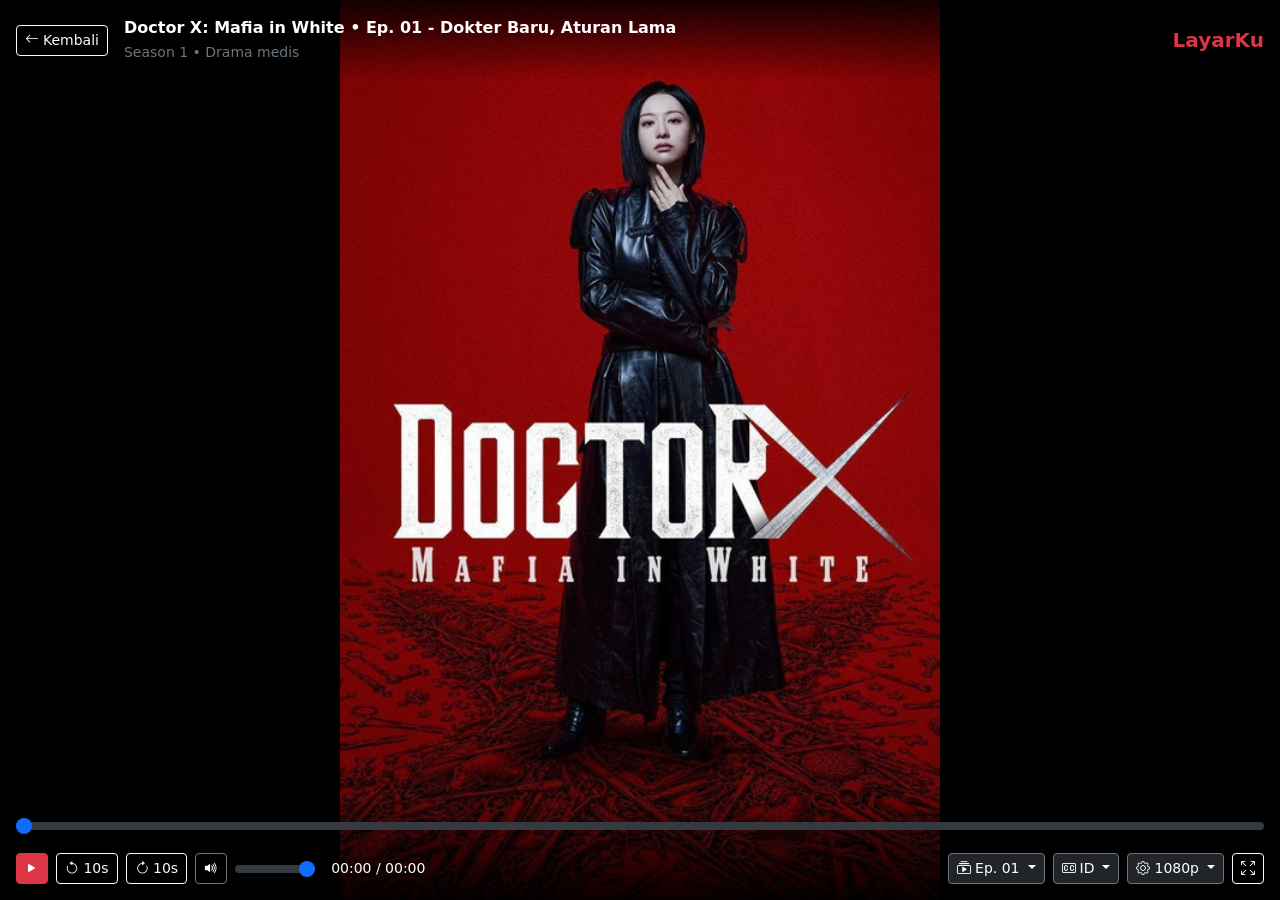
<file: tonton-serial.html>
<!doctype html>
<html lang="id" data-bs-theme="dark">

<head>
  <meta charset="utf-8">
  <meta name="viewport" content="width=device-width, initial-scale=1">
  <title>Menonton: Doctor X: Mafia in White - LayarKu</title>
  <link href="https://cdn.jsdelivr.net/npm/bootstrap@5.3.3/dist/css/bootstrap.min.css" rel="stylesheet"
    integrity="sha384-QWTKZyjpPEjISv5WaRU9OFeRpok6YctnYmDr5pNlyT2bRjXh0JMhjY6hW+ALEwIH" crossorigin="anonymous">
  <link rel="stylesheet" href="https://cdn.jsdelivr.net/npm/bootstrap-icons@1.11.3/font/bootstrap-icons.min.css">
  <style>
    .overlay-atas {
      background: linear-gradient(to bottom, rgba(0, 0, 0, 0.85), transparent);
    }

    .overlay-bawah {
      background: linear-gradient(to top, rgba(0, 0, 0, 0.9), transparent);
    }

    .overlay-atas,
    .overlay-bawah {
      transition: opacity 0.35s ease, visibility 0.35s ease;
    }

    .player-idle .overlay-atas,
    .player-idle .overlay-bawah {
      opacity: 0;
      visibility: hidden;
      pointer-events: none;
    }

    .player-idle {
      cursor: none;
    }

    .slider-volume {
      width: 80px;
    }
  </style>
</head>

<body class="bg-black text-white">

  <div id="wadahPemutar" class="position-relative min-vh-100 d-flex align-items-center justify-content-center bg-black">

    <!-- Bagian Atas: Tombol Kembali dan Judul Serial + Episode -->
    <div
      class="overlay-atas position-fixed top-0 start-0 end-0 z-3 p-3 d-flex justify-content-between align-items-center">
      <div class="d-flex align-items-center gap-3">
        <a href="detail-serial.html" class="btn btn-outline-light btn-sm">
          <i class="bi bi-arrow-left me-1"></i>Kembali
        </a>
        <div>
          <div id="judulEpisode" class="fw-bold">Doctor X: Mafia in White &bull; Ep. 01 - Dokter Baru, Aturan Lama</div>
          <small class="text-secondary">Season 1 &bull; Drama medis</small>
        </div>
      </div>
      <span class="text-danger fw-bold fs-5 d-none d-md-inline">LayarKu</span>
    </div>

    <!-- Video Utama -->
    <video id="videoSerial" class="w-100 vh-100 object-fit-contain" poster="img/poster1.jpg" preload="metadata"
      playsinline>
      <source src="video/trailer-doctorx.mp4" type="video/mp4">
      Browser Anda tidak mendukung pemutar video.
    </video>

    <!-- Bagian Bawah: Kontrol Pemutar -->
    <div class="overlay-bawah position-fixed bottom-0 start-0 end-0 z-3 p-3">
      <!-- Baris Waktu / Seek -->
      <div class="mb-2">
        <label for="barWaktu" class="visually-hidden">Geser posisi video</label>
        <input type="range" id="barWaktu" class="form-range" min="0" max="100" value="0" step="0.1">
      </div>

      <!-- Baris Tombol Kontrol -->
      <div class="d-flex flex-wrap justify-content-between align-items-center gap-2">

        <!-- Kiri: Play/Pause, Mundur/Maju 10 Detik, Volume, Durasi -->
        <div class="d-flex align-items-center gap-2">
          <button type="button" id="tombolPlay" class="btn btn-danger btn-sm">
            <i id="ikonPlay" class="bi bi-play-fill"></i>
          </button>

          <button type="button" id="tombolMundur" class="btn btn-outline-light btn-sm" title="Mundur 10 detik">
            <i class="bi bi-arrow-counterclockwise"></i> 10s
          </button>

          <button type="button" id="tombolMaju" class="btn btn-outline-light btn-sm" title="Maju 10 detik">
            <i class="bi bi-arrow-clockwise"></i> 10s
          </button>

          <button type="button" id="tombolSuara" class="btn btn-outline-secondary btn-sm text-white">
            <i id="ikonSuara" class="bi bi-volume-up-fill"></i>
          </button>

          <label for="barVolume" class="visually-hidden">Atur volume</label>
          <input type="range" id="barVolume" class="form-range slider-volume mb-0" min="0" max="1" step="0.05"
            value="1">

          <small id="teksWaktu" class="text-light ms-2">00:00 / 00:00</small>
        </div>

        <!-- Kanan: Pilihan Episode 01-08, Subtitle, Kualitas, Layar Penuh -->
        <div class="d-flex align-items-center gap-2">
          <!-- Pilihan Episode 01 sampai 08 -->
          <div class="dropdown">
            <button class="btn btn-dark btn-sm border-secondary dropdown-toggle" type="button"
              data-bs-toggle="dropdown">
              <i class="bi bi-collection-play me-1"></i><span id="labelEpisode">Ep. 01</span>
            </button>
            <ul class="dropdown-menu dropdown-menu-dark dropdown-menu-end">
              <li><button class="dropdown-item pilih-episode active" data-ep="Ep. 01"
                  data-judul="Dokter Baru, Aturan Lama" type="button">Ep. 01 - Dokter Baru, Aturan Lama</button></li>
              <li><button class="dropdown-item pilih-episode" data-ep="Ep. 02" data-judul="Kasus di Ruang Gawat Darurat"
                  type="button">Ep. 02 - Kasus di Ruang Gawat Darurat</button></li>
              <li><button class="dropdown-item pilih-episode" data-ep="Ep. 03" data-judul="Keputusan Sulit"
                  type="button">Ep. 03 - Keputusan Sulit</button></li>
              <li><button class="dropdown-item pilih-episode" data-ep="Ep. 04" data-judul="Rahasia Rumah Sakit"
                  type="button">Ep. 04 - Rahasia Rumah Sakit</button></li>
              <li><button class="dropdown-item pilih-episode" data-ep="Ep. 05" data-judul="Operasi Berisiko"
                  type="button">Ep. 05 - Operasi Berisiko</button></li>
              <li><button class="dropdown-item pilih-episode" data-ep="Ep. 06" data-judul="Konflik Kepentingan"
                  type="button">Ep. 06 - Konflik Kepentingan</button></li>
              <li><button class="dropdown-item pilih-episode" data-ep="Ep. 07" data-judul="Kebenaran Terungkap"
                  type="button">Ep. 07 - Kebenaran Terungkap</button></li>
              <li><button class="dropdown-item pilih-episode" data-ep="Ep. 08" data-judul="Perjuangan Sang Dokter"
                  type="button">Ep. 08 - Perjuangan Sang Dokter</button></li>
            </ul>
          </div>

          <!-- Pilihan Subtitle -->
          <div class="dropdown">
            <button class="btn btn-dark btn-sm border-secondary dropdown-toggle" type="button"
              data-bs-toggle="dropdown">
              <i class="bi bi-badge-cc me-1"></i><span id="labelSubtitle">ID</span>
            </button>
            <ul class="dropdown-menu dropdown-menu-dark dropdown-menu-end">
              <li><button class="dropdown-item pilih-subtitle" data-sub="ID" type="button">Indonesia</button></li>
              <li><button class="dropdown-item pilih-subtitle" data-sub="EN" type="button">English</button></li>
              <li><button class="dropdown-item pilih-subtitle" data-sub="OFF" type="button">Nonaktif</button></li>
            </ul>
          </div>

          <!-- Pilihan Kualitas -->
          <div class="dropdown">
            <button class="btn btn-dark btn-sm border-secondary dropdown-toggle" type="button"
              data-bs-toggle="dropdown">
              <i class="bi bi-gear me-1"></i><span id="labelKualitas">1080p</span>
            </button>
            <ul class="dropdown-menu dropdown-menu-dark dropdown-menu-end">
              <li><button class="dropdown-item pilih-kualitas" data-qual="1080p" type="button">1080p Full HD</button>
              </li>
              <li><button class="dropdown-item pilih-kualitas" data-qual="720p" type="button">720p HD</button></li>
              <li><button class="dropdown-item pilih-kualitas" data-qual="480p" type="button">480p SD</button></li>
            </ul>
          </div>

          <!-- Layar Penuh -->
          <button type="button" id="tombolLayarPenuh" class="btn btn-outline-light btn-sm" title="Layar penuh">
            <i id="ikonLayarPenuh" class="bi bi-arrows-fullscreen"></i>
          </button>
        </div>

      </div>
    </div>

  </div>

  <script src="https://cdn.jsdelivr.net/npm/bootstrap@5.3.3/dist/js/bootstrap.bundle.min.js"
    integrity="sha384-YvpcrYf0tY3lHB60NNkmXc5s9fDVZLESaAA55NDzOxhy9GkcIdslK1eN7N6jIeHz"
    crossorigin="anonymous"></script>
  <script>
    const wadahPemutar = document.getElementById('wadahPemutar');
    const video = document.getElementById('videoSerial');
    const tombolPlay = document.getElementById('tombolPlay');
    const ikonPlay = document.getElementById('ikonPlay');
    const tombolMundur = document.getElementById('tombolMundur');
    const tombolMaju = document.getElementById('tombolMaju');
    const tombolSuara = document.getElementById('tombolSuara');
    const ikonSuara = document.getElementById('ikonSuara');
    const barVolume = document.getElementById('barVolume');
    const barWaktu = document.getElementById('barWaktu');
    const teksWaktu = document.getElementById('teksWaktu');
    const labelEpisode = document.getElementById('labelEpisode');
    const judulEpisode = document.getElementById('judulEpisode');
    const labelSubtitle = document.getElementById('labelSubtitle');
    const labelKualitas = document.getElementById('labelKualitas');
    const tombolLayarPenuh = document.getElementById('tombolLayarPenuh');
    const ikonLayarPenuh = document.getElementById('ikonLayarPenuh');

    // Sembunyikan kontrol saat pengguna diam, tampilkan lagi saat di-hover / digerakkan
    let timerDiam;
    function tampilkanKontrol() {
      wadahPemutar.classList.remove('player-idle');
      clearTimeout(timerDiam);
      timerDiam = setTimeout(() => {
        const adaDropdownTerbuka = document.querySelector('.dropdown-menu.show');
        if (!adaDropdownTerbuka) {
          wadahPemutar.classList.add('player-idle');
        }
      }, 2500);
    }

    ['mousemove', 'mouseenter', 'pointermove', 'touchstart', 'keydown'].forEach(eventName => {
      wadahPemutar.addEventListener(eventName, tampilkanKontrol, { passive: true });
    });

    wadahPemutar.addEventListener('mouseleave', () => {
      clearTimeout(timerDiam);
      const adaDropdownTerbuka = document.querySelector('.dropdown-menu.show');
      if (!adaDropdownTerbuka) {
        wadahPemutar.classList.add('player-idle');
      }
    });

    document.addEventListener('hidden.bs.dropdown', tampilkanKontrol);
    tampilkanKontrol();

    // Mengubah detik menjadi format MM:SS
    function formatMenitDetik(detik) {
      if (!Number.isFinite(detik) || detik < 0) {
        return '00:00';
      }
      const menit = Math.floor(detik / 60);
      const sisaDetik = Math.floor(detik % 60);
      return String(menit).padStart(2, '0') + ':' + String(sisaDetik).padStart(2, '0');
    }

    // Putar atau jeda video
    function putarAtauJeda() {
      if (video.paused) {
        video.play().catch(() => { });
      } else {
        video.pause();
      }
    }

    tombolPlay.addEventListener('click', putarAtauJeda);
    video.addEventListener('click', putarAtauJeda);

    video.addEventListener('play', () => {
      ikonPlay.className = 'bi bi-pause-fill';
    });

    video.addEventListener('pause', () => {
      ikonPlay.className = 'bi bi-play-fill';
    });

    // Mundur dan maju 10 detik
    tombolMundur.addEventListener('click', () => {
      video.currentTime = Math.max(0, video.currentTime - 10);
    });

    tombolMaju.addEventListener('click', () => {
      if (Number.isFinite(video.duration)) {
        video.currentTime = Math.min(video.duration, video.currentTime + 10);
      }
    });

    // Bisukan / nyalakan suara dan atur volume
    tombolSuara.addEventListener('click', () => {
      video.muted = !video.muted;
      barVolume.value = video.muted ? 0 : video.volume;
      ikonSuara.className = video.muted ? 'bi bi-volume-mute-fill' : 'bi bi-volume-up-fill';
    });

    barVolume.addEventListener('input', () => {
      video.volume = parseFloat(barVolume.value);
      video.muted = video.volume === 0;
      ikonSuara.className = video.muted ? 'bi bi-volume-mute-fill' : 'bi bi-volume-up-fill';
    });

    // Perbarui tampilan durasi dan slider saat video berjalan
    video.addEventListener('loadedmetadata', () => {
      teksWaktu.textContent = '00:00 / ' + formatMenitDetik(video.duration);
    });

    video.addEventListener('timeupdate', () => {
      if (Number.isFinite(video.duration) && video.duration > 0) {
        barWaktu.value = (video.currentTime / video.duration) * 100;
        teksWaktu.textContent = formatMenitDetik(video.currentTime) + ' / ' + formatMenitDetik(video.duration);
      }
    });

    // Geser posisi video lewat bar waktu
    barWaktu.addEventListener('input', () => {
      if (Number.isFinite(video.duration) && video.duration > 0) {
        video.currentTime = (parseFloat(barWaktu.value) / 100) * video.duration;
      }
    });

    // Ganti episode 01 sampai 08
    document.querySelectorAll('.pilih-episode').forEach(item => {
      item.addEventListener('click', () => {
        document.querySelectorAll('.pilih-episode').forEach(el => el.classList.remove('active'));
        item.classList.add('active');
        labelEpisode.textContent = item.dataset.ep;
        judulEpisode.textContent = 'Doctor X: Mafia in White \u2022 ' + item.dataset.ep + ' - ' + item.dataset.judul;
        video.currentTime = 0;
        video.play().catch(() => { });
      });
    });

    // Ganti label subtitle
    document.querySelectorAll('.pilih-subtitle').forEach(item => {
      item.addEventListener('click', () => {
        labelSubtitle.textContent = item.dataset.sub;
      });
    });

    // Ganti label kualitas video
    document.querySelectorAll('.pilih-kualitas').forEach(item => {
      item.addEventListener('click', () => {
        labelKualitas.textContent = item.dataset.qual;
      });
    });

    // Mode layar penuh
    tombolLayarPenuh.addEventListener('click', () => {
      if (!document.fullscreenElement) {
        document.documentElement.requestFullscreen().catch(() => { });
      } else {
        document.exitFullscreen().catch(() => { });
      }
    });

    document.addEventListener('fullscreenchange', () => {
      ikonLayarPenuh.className = document.fullscreenElement
        ? 'bi bi-fullscreen-exit'
        : 'bi bi-arrows-fullscreen';
    });
  </script>
</body>

</html>
</file>
<file: css/style.css>
/* Kustomisasi Visual LayarKu (Praktikum 6) */
:root {
  --warna-utama: #dc3545;
}

.navbar.bg-dark {
  margin: 0.5rem 0.75rem;
  border: 1px solid rgba(255, 255, 255, 0.12);
  border-radius: 1rem;
  background-color: rgba(24, 27, 32, 0.72) !important;
  -webkit-backdrop-filter: blur(14px);
  backdrop-filter: blur(14px);
}

.navbar-search {
  width: 14rem;
}

@media (max-width: 991.98px) {
  .navbar-search {
    width: 100%;
  }
}

.card {
  transition: transform 0.2s ease, box-shadow 0.2s ease, border-color 0.2s ease;
}

.card:hover {
  transform: translateY(-4px);
  box-shadow: 0 0.5rem 1.25rem rgba(0, 0, 0, 0.45);
  border-color: rgba(220, 53, 69, 0.55) !important;
}

.card .card-img-top,
.card .episode-image img {
  transition: transform 0.3s ease;
}

.card:hover .card-img-top,
.card:hover .episode-image img {
  transform: scale(1.03);
}


.hero-serial {
  position: relative;
  background-color: #0d1117;
  background-image:
    linear-gradient(90deg, rgba(13, 17, 23, 0.94) 0%, rgba(13, 17, 23, 0.80) 55%, rgba(13, 17, 23, 0.58) 100%),
    radial-gradient(circle at 80% 25%, rgba(220, 53, 69, 0.14), transparent 45%),
    url("../img/herobannerserial.webp");
  background-size: cover, cover, cover;
  background-position: center, center, center;
  background-repeat: no-repeat;
}

.hero-film {
  position: relative;
  background-color: #0d1117;
  background-image:
    linear-gradient(
      90deg,
      rgba(13, 17, 23, 0.94) 0%,
      rgba(13, 17, 23, 0.78) 55%,
      rgba(13, 17, 23, 0.55) 100%
    ),
    radial-gradient(
      circle at 82% 25%,
      rgba(220, 53, 69, 0.16),
      transparent 45%
    ),
    url("../img/Banner1.jpg");
  background-size: cover, cover, cover;
  background-position: center, center, center;
  background-repeat: no-repeat;
}
</file>
